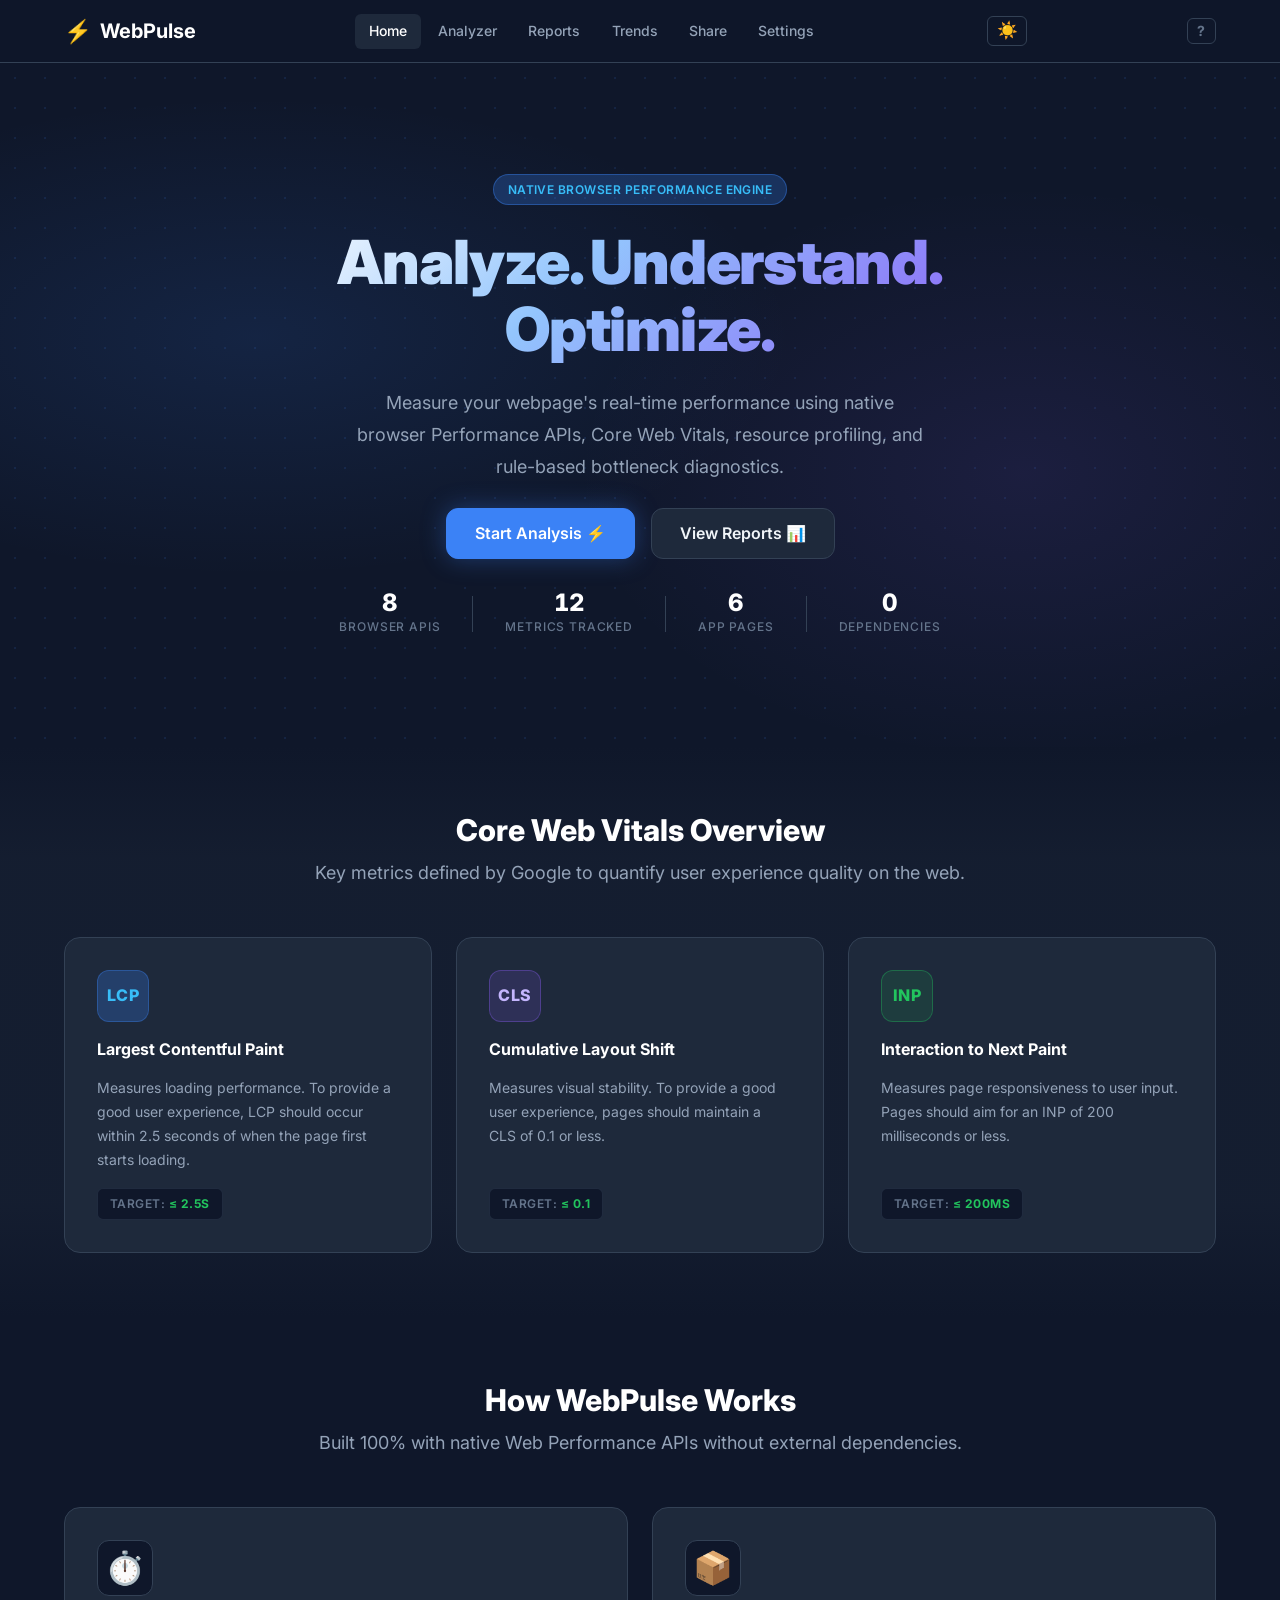
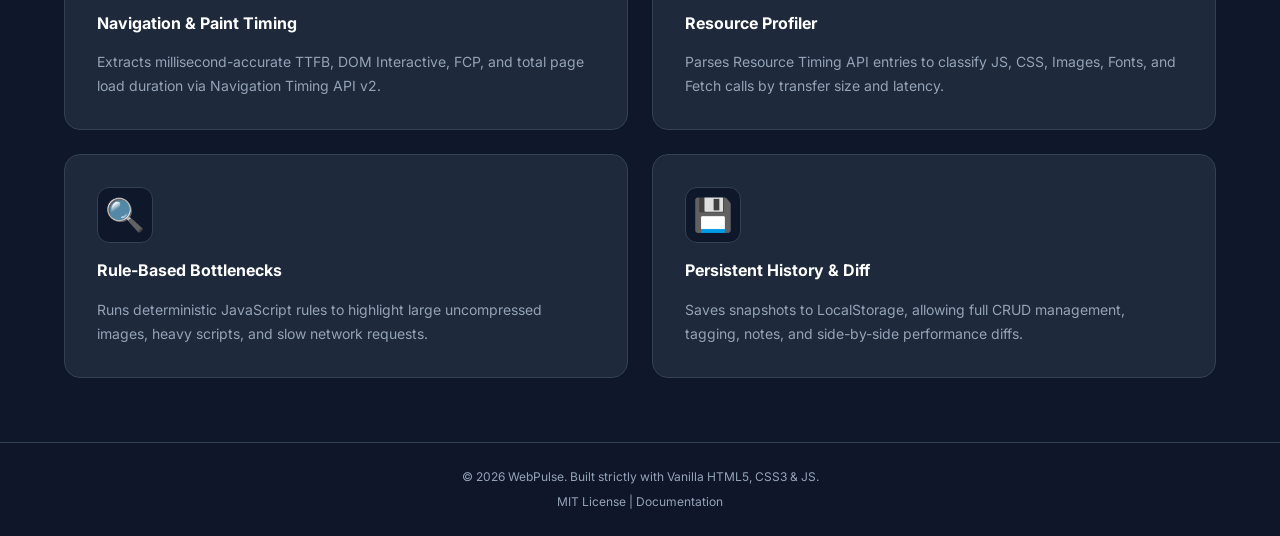
<file: index.html>
<!DOCTYPE html>
<html lang="en">
<head>
    <meta charset="UTF-8">
    <meta http-equiv="refresh" content="0; url=html/index.html">
    <meta name="viewport" content="width=device-width, initial-scale=1.0">
    <title>WebPulse — Real-Time Browser Performance Analyzer</title>
    <script>
        window.location.replace("html/index.html" + window.location.search + window.location.hash);
    </script>
</head>
<body style="font-family: system-ui, sans-serif; display: flex; align-items: center; justify-content: center; min-height: 100vh; margin: 0; background: #0f172a; color: #f8fafc; text-align: center;">
    <div>
        <h1 style="font-size: 1.5rem; margin-bottom: 0.5rem;">⚡ WebPulse</h1>
        <p style="color: #94a3b8; margin-bottom: 1rem;">Redirecting to WebPulse application…</p>
        <p><a href="html/index.html" style="color: #38bdf8; text-decoration: underline;">Click here if you are not redirected automatically</a></p>
    </div>
</body>
</html>
</file>
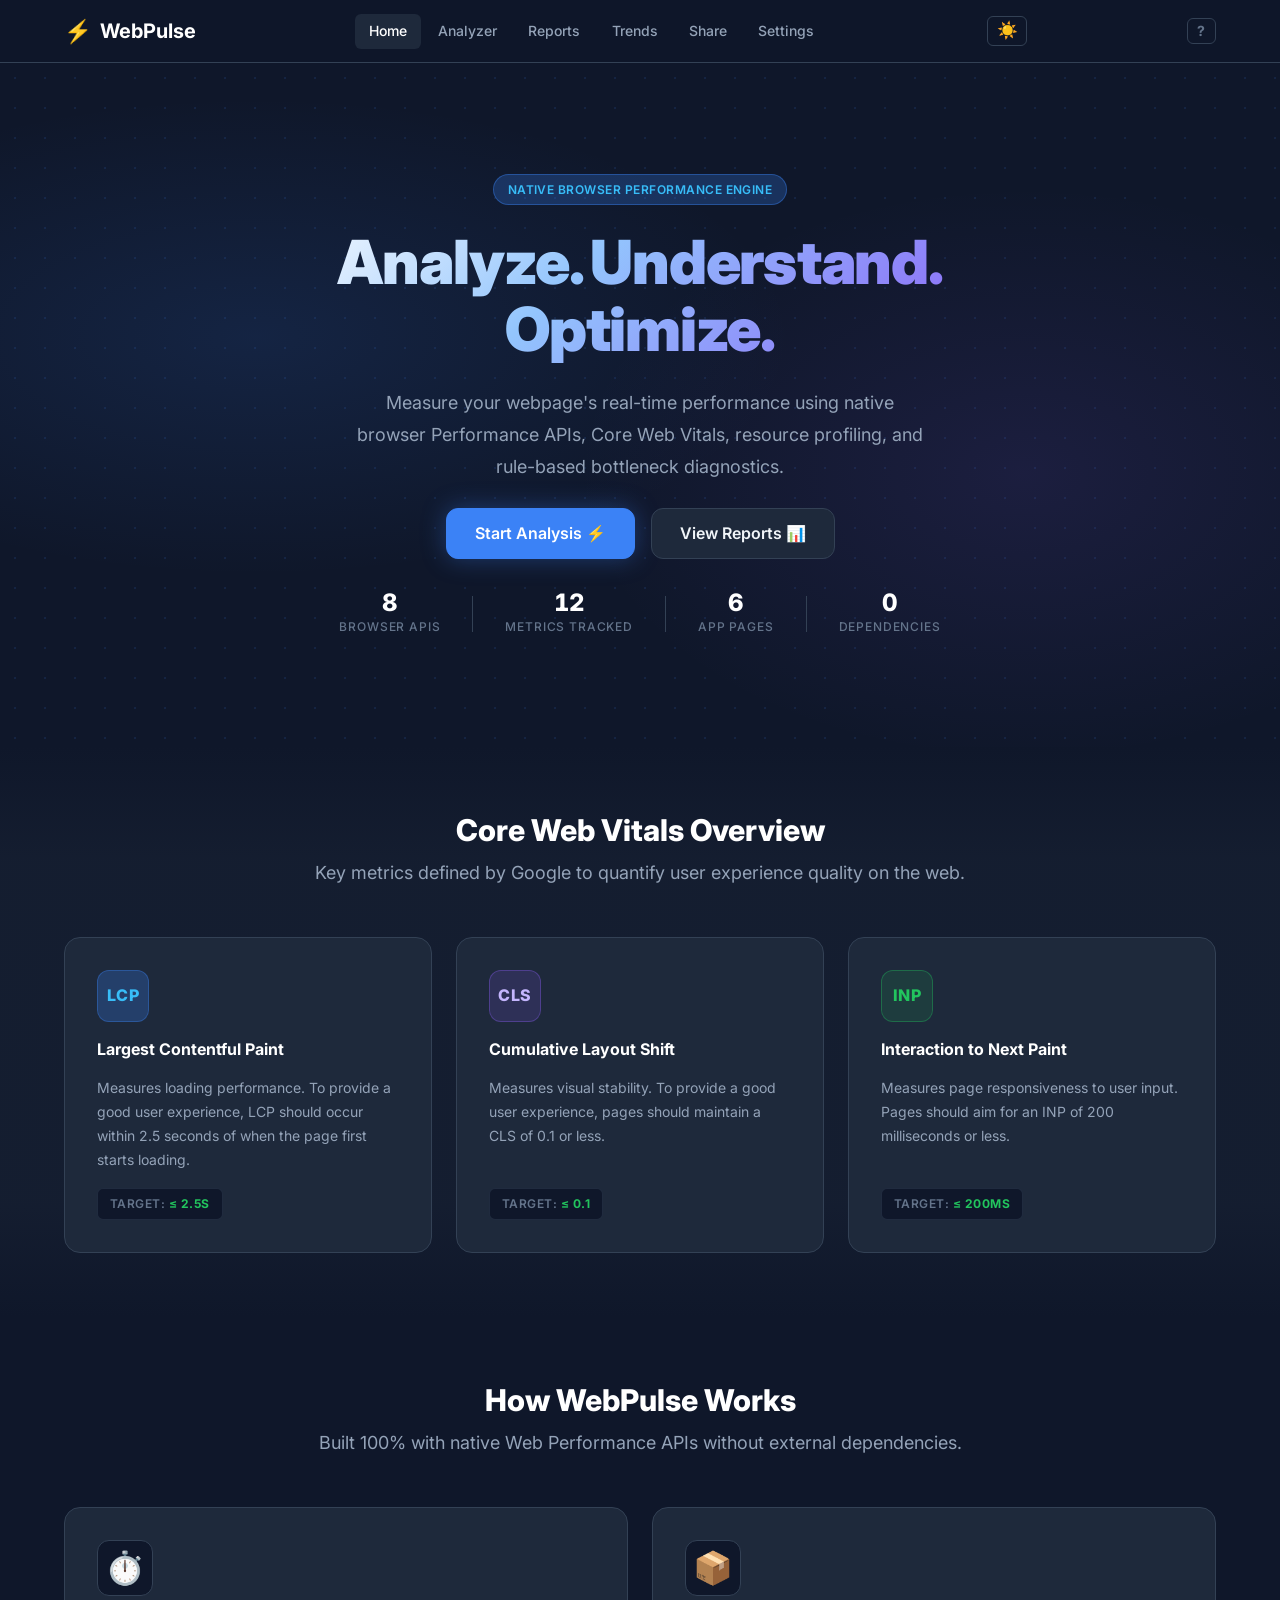
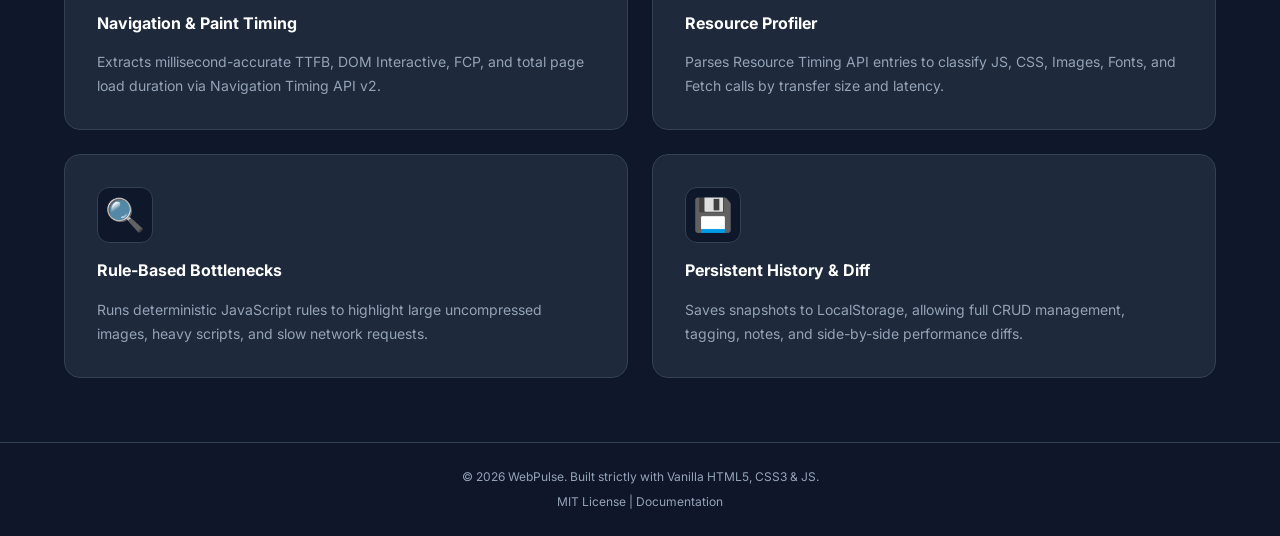
<file: html/index.html>
<!DOCTYPE html>
<html lang="en">
<head>
    <meta charset="UTF-8">
    <meta name="viewport" content="width=device-width, initial-scale=1.0">
    <meta name="description" content="WebPulse — Native browser performance analyzer to measure Core Web Vitals, loading metrics, and resource bottlenecks.">
    <title>WebPulse — Web Performance Analyzer</title>
    <!-- CSS Design System -->
    <link rel="stylesheet" href="../css/style.css">
    <link rel="stylesheet" href="../css/home.css">
</head>
<body>
    <!-- Main Header & Navigation -->
    <header class="app-header">
        <div class="header-container">
            <a href="index.html" class="brand-logo">
                <span class="logo-icon">⚡</span>
                <span class="logo-text">WebPulse</span>
            </a>
            <nav class="main-nav">
                <a href="index.html" class="nav-link active">Home</a>
                <a href="analyzer.html" class="nav-link">Analyzer</a>
                <a href="reports.html" class="nav-link">Reports</a>
            </nav>
            <button class="nav-toggle" id="navToggle" aria-label="Toggle navigation menu">
                <span class="hamburger-bar"></span>
                <span class="hamburger-bar"></span>
                <span class="hamburger-bar"></span>
            </button>
        </div>
    </header>

    <main id="mainContent">
        <!-- Hero Section -->
        <section class="hero-section">
            <div class="hero-container">
                <div class="badge-pill">Native Browser Performance Engine</div>
                <h1 class="hero-title">Analyze. Understand. Optimize.</h1>
                <p class="hero-subtitle">
                    Measure your webpage's real-time performance using native browser Performance APIs, 
                    Core Web Vitals, resource profiling, and rule-based bottleneck diagnostics.
                </p>
                <div class="hero-actions">
                    <a href="analyzer.html" class="btn btn-primary" id="heroAnalyzeBtn">Start Analysis ⚡</a>
                    <a href="reports.html" class="btn btn-secondary" id="heroReportsBtn">View Reports 📊</a>
                </div>
                <!-- Animated stat counters -->
                <div class="hero-stats-strip" id="heroStatsStrip">
                    <div class="hero-stat-item">
                        <span class="hero-stat-value" id="statApis" data-target="8">0</span>
                        <span class="hero-stat-label">Browser APIs</span>
                    </div>
                    <div class="hero-stats-divider"></div>
                    <div class="hero-stat-item">
                        <span class="hero-stat-value" id="statMetrics" data-target="12">0</span>
                        <span class="hero-stat-label">Metrics Tracked</span>
                    </div>
                    <div class="hero-stats-divider"></div>
                    <div class="hero-stat-item">
                        <span class="hero-stat-value" id="statPages" data-target="6">0</span>
                        <span class="hero-stat-label">App Pages</span>
                    </div>
                    <div class="hero-stats-divider"></div>
                    <div class="hero-stat-item">
                        <span class="hero-stat-value" id="statZeroDeps">0</span>
                        <span class="hero-stat-label">Dependencies</span>
                    </div>
                </div>
            </div>
        </section>

        <!-- Core Web Vitals Intro Section -->
        <section class="cwv-intro-section">
            <div class="section-container">
                <div class="section-header">
                    <h2>Core Web Vitals Overview</h2>
                    <p>Key metrics defined by Google to quantify user experience quality on the web.</p>
                </div>
                <div class="cwv-cards-grid">
                    <article class="cwv-card">
                        <div class="cwv-badge">LCP</div>
                        <h3>Largest Contentful Paint</h3>
                        <p class="cwv-desc">Measures loading performance. To provide a good user experience, LCP should occur within 2.5 seconds of when the page first starts loading.</p>
                        <div class="cwv-target">Target: <span>≤ 2.5s</span></div>
                    </article>
                    <article class="cwv-card">
                        <div class="cwv-badge">CLS</div>
                        <h3>Cumulative Layout Shift</h3>
                        <p class="cwv-desc">Measures visual stability. To provide a good user experience, pages should maintain a CLS of 0.1 or less.</p>
                        <div class="cwv-target">Target: <span>≤ 0.1</span></div>
                    </article>
                    <article class="cwv-card">
                        <div class="cwv-badge">INP</div>
                        <h3>Interaction to Next Paint</h3>
                        <p class="cwv-desc">Measures page responsiveness to user input. Pages should aim for an INP of 200 milliseconds or less.</p>
                        <div class="cwv-target">Target: <span>≤ 200ms</span></div>
                    </article>
                </div>
            </div>
        </section>

        <!-- How It Works & APIs Section -->
        <section class="features-section">
            <div class="section-container">
                <div class="section-header">
                    <h2>How WebPulse Works</h2>
                    <p>Built 100% with native Web Performance APIs without external dependencies.</p>
                </div>
                <div class="features-grid">
                    <div class="feature-card">
                        <div class="feature-icon">⏱️</div>
                        <h3>Navigation & Paint Timing</h3>
                        <p>Extracts millisecond-accurate TTFB, DOM Interactive, FCP, and total page load duration via Navigation Timing API v2.</p>
                    </div>
                    <div class="feature-card">
                        <div class="feature-icon">📦</div>
                        <h3>Resource Profiler</h3>
                        <p>Parses Resource Timing API entries to classify JS, CSS, Images, Fonts, and Fetch calls by transfer size and latency.</p>
                    </div>
                    <div class="feature-card">
                        <div class="feature-icon">🔍</div>
                        <h3>Rule-Based Bottlenecks</h3>
                        <p>Runs deterministic JavaScript rules to highlight large uncompressed images, heavy scripts, and slow network requests.</p>
                    </div>
                    <div class="feature-card">
                        <div class="feature-icon">💾</div>
                        <h3>Persistent History & Diff</h3>
                        <p>Saves snapshots to LocalStorage, allowing full CRUD management, tagging, notes, and side-by-side performance diffs.</p>
                    </div>
                </div>
            </div>
        </section>
    </main>

    <!-- Footer -->
    <footer class="app-footer">
        <div class="footer-container">
            <p>&copy; 2026 WebPulse. Built strictly with Vanilla HTML5, CSS3 &amp; JS.</p>
            <p><a href="../LICENSE" target="_blank" rel="noopener noreferrer">MIT License</a> | <a href="../README.md" target="_blank" rel="noopener noreferrer">Documentation</a></p>
        </div>
    </footer>

    <!-- Shared Application Logic -->
    <script src="../js/settings.js"></script>
    <script src="../js/main.js"></script>
    <script>
        // Animated counter for hero stats
        document.addEventListener('DOMContentLoaded', () => {
            const counterEls = document.querySelectorAll('.hero-stat-value[data-target]');
            counterEls.forEach(el => {
                const target = parseInt(el.dataset.target, 10);
                const duration = 1200;
                const start = performance.now();
                function tick(now) {
                    const progress = Math.min((now - start) / duration, 1);
                    const eased = 1 - Math.pow(1 - progress, 3);
                    el.textContent = Math.round(eased * target);
                    if (progress < 1) requestAnimationFrame(tick);
                }
                // Delay start so it triggers when user sees it
                setTimeout(() => requestAnimationFrame(tick), 400);
            });
            // "0 Dependencies" stays at 0 but still counts from -5 for fun
            const zeroDeps = document.getElementById('statZeroDeps');
            if (zeroDeps) {
                let v = 0;
                const interval = setInterval(() => {
                    zeroDeps.textContent = v;
                    if (v === 0) clearInterval(interval);
                }, 200);
            }
        });
    </script>
</body>
</html>
</file>
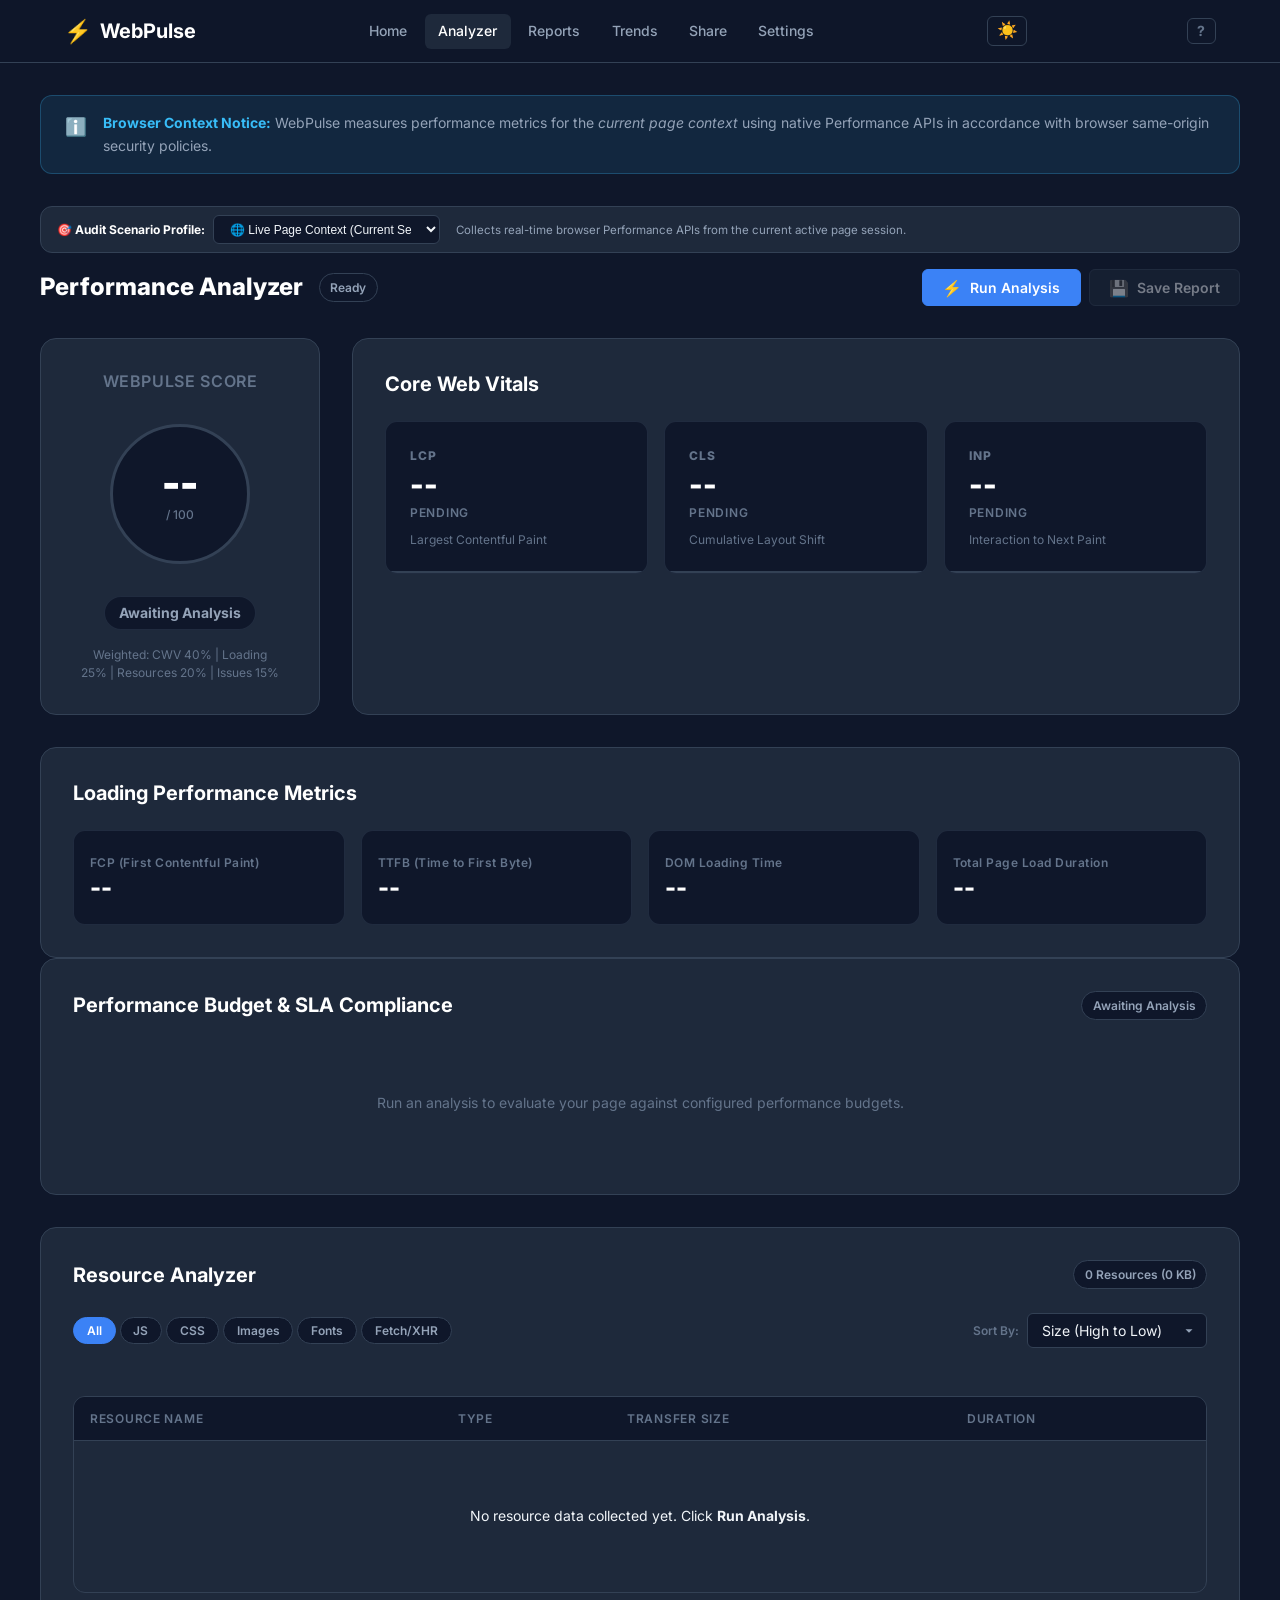
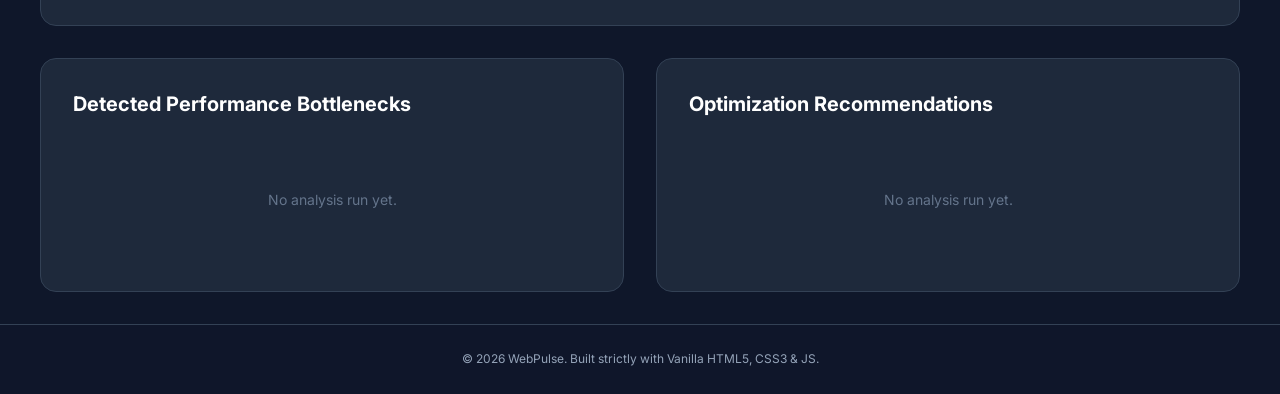
<file: analyzer.html>
<!DOCTYPE html>
<html lang="en">
<head>
    <meta charset="UTF-8">
    <meta name="viewport" content="width=device-width, initial-scale=1.0">
    <meta name="description" content="WebPulse Real-Time Analyzer — Measure Core Web Vitals, performance score, loading metrics, and resource bottlenecks.">
    <title>Analyzer — WebPulse Performance Dashboard</title>
    <!-- CSS Design System -->
    <link rel="stylesheet" href="css/style.css">
    <link rel="stylesheet" href="css/analyzer.css">
    <link rel="stylesheet" href="css/waterfall.css">
    <link rel="stylesheet" href="css/audits.css">
</head>
<body>
    <!-- Header & Navigation -->
    <header class="app-header">
        <div class="header-container">
            <a href="index.html" class="brand-logo">
                <span class="logo-icon">⚡</span>
                <span class="logo-text">WebPulse</span>
            </a>
            <nav class="main-nav">
                <a href="index.html" class="nav-link">Home</a>
                <a href="analyzer.html" class="nav-link active">Analyzer</a>
                <a href="reports.html" class="nav-link">Reports</a>
            </nav>
            <button class="nav-toggle" id="navToggle" aria-label="Toggle navigation menu">
                <span class="hamburger-bar"></span>
                <span class="hamburger-bar"></span>
                <span class="hamburger-bar"></span>
            </button>
        </div>
    </header>

    <main id="mainContent" class="dashboard-main">
        <div class="dashboard-container">
            <!-- Context Notice Banner -->
            <div class="info-banner" id="securityBanner">
                <span class="info-icon">ℹ️</span>
                <div class="info-text">
                    <strong>Browser Context Notice:</strong> WebPulse measures performance metrics for the <em>current page context</em> using native Performance APIs in accordance with browser same-origin security policies.
                </div>
            </div>

            <!-- Synthetic Scenario & Audit Profile Preset Bar (Day 10) -->
            <div class="preset-bar-wrapper">
                <div class="preset-bar-left">
                    <span class="preset-bar-label">🎯 Audit Scenario Profile:</span>
                    <div class="preset-select-wrapper">
                        <select id="scenarioPresetSelect" class="preset-select">
                            <option value="live">🌐 Live Page Context (Current Session)</option>
                            <option value="ecommerce">🛒 E-Commerce Storefront (Heavy Assets)</option>
                            <option value="saas_spa">💻 SaaS Web Application (JS Heavy SPA)</option>
                            <option value="news_media">📰 News &amp; Media Publication (Ads &amp; Fonts)</option>
                            <option value="jamstack_blog">⚡ Optimized Jamstack Blog (Top Performance)</option>
                        </select>
                    </div>
                </div>
                <div class="preset-desc-text" id="presetDescText">
                    Collects real-time browser Performance APIs from the current active page session.
                </div>
            </div>

            <!-- Controls Toolbar -->
            <section class="toolbar-section">
                <div class="toolbar-left">
                    <h1>Performance Analyzer</h1>
                    <span class="status-badge" id="analysisStatus">Ready</span>
                </div>
                <div class="toolbar-actions">
                    <button class="btn btn-primary" id="runAnalysisBtn">
                        <span class="btn-icon">⚡</span> Run Analysis
                    </button>
                    <button class="btn btn-secondary" id="saveReportBtn" disabled>
                        <span class="btn-icon">💾</span> Save Report
                    </button>
                    <!-- Export group: enabled only after an analysis is run -->
                    <div class="export-btn-group" id="exportBtnGroup" style="display:none;">
                        <button class="btn btn-secondary btn-sm" id="exportJSONBtn" title="Download current report as JSON">
                            <span class="btn-icon">⬇️</span> JSON
                        </button>
                        <button class="btn btn-secondary btn-sm" id="exportCSVBtn" title="Download current report as CSV">
                            <span class="btn-icon">📊</span> CSV
                        </button>
                        <button class="btn btn-secondary btn-sm" id="exportPrintBtn" title="Print / Save as PDF">
                            <span class="btn-icon">🖨️</span> PDF
                        </button>
                        <button class="btn btn-secondary btn-sm" id="exportBadgeBtn" title="Generate SVG Status Badge &amp; CI/CD SLA">
                            <span class="btn-icon">🏷️</span> Badge
                        </button>
                    </div>
                </div>
            </section>

            <!-- Network & Device Profile Throttling Simulator (Day 7) -->
            <div id="throttlingPanelContainer"></div>

            <!-- Score & Highlights Grid -->
            <div class="grid-layout top-overview-grid">
                <!-- Performance Score Gauge Card -->
                <section class="card score-card" id="scoreCard">
                    <h2>WebPulse Score</h2>
                    <div class="score-gauge-container">
                        <div class="score-circle" id="scoreCircle">
                            <span class="score-value" id="scoreValue">--</span>
                            <span class="score-max">/ 100</span>
                        </div>
                    </div>
                    <div class="score-rating" id="scoreRating">Awaiting Analysis</div>
                    <p class="score-formula-tip">Weighted: CWV 40% | Loading 25% | Resources 20% | Issues 15%</p>
                </section>

                <!-- Core Web Vitals Card Grid -->
                <section class="card cwv-dashboard-card">
                    <h2>Core Web Vitals</h2>
                    <div class="metrics-grid" id="cwvGrid">
                        <div class="metric-box" id="lcpBox">
                            <div class="metric-label">LCP</div>
                            <div class="metric-val" id="lcpVal">--</div>
                            <div class="metric-status" id="lcpStatus">Pending</div>
                            <div class="metric-desc">Largest Contentful Paint</div>
                        </div>
                        <div class="metric-box" id="clsBox">
                            <div class="metric-label">CLS</div>
                            <div class="metric-val" id="clsVal">--</div>
                            <div class="metric-status" id="clsStatus">Pending</div>
                            <div class="metric-desc">Cumulative Layout Shift</div>
                        </div>
                        <div class="metric-box" id="inpBox">
                            <div class="metric-label">INP</div>
                            <div class="metric-val" id="inpVal">--</div>
                            <div class="metric-status" id="inpStatus">Pending</div>
                            <div class="metric-desc">Interaction to Next Paint</div>
                        </div>
                    </div>
                </section>
            </div>

            <!-- Loading Metrics Grid -->
            <section class="card loading-metrics-card">
                <h2>Loading Performance Metrics</h2>
                <div class="loading-grid" id="loadingGrid">
                    <div class="loading-box">
                        <span class="loading-title">FCP (First Contentful Paint)</span>
                        <span class="loading-value" id="fcpVal">--</span>
                    </div>
                    <div class="loading-box">
                        <span class="loading-title">TTFB (Time to First Byte)</span>
                        <span class="loading-value" id="ttfbVal">--</span>
                    </div>
                    <div class="loading-box">
                        <span class="loading-title">DOM Loading Time</span>
                        <span class="loading-value" id="domVal">--</span>
                    </div>
                    <div class="loading-box">
                        <span class="loading-title">Total Page Load Duration</span>
                        <span class="loading-value" id="pageLoadVal">--</span>
                    </div>
                </div>
            </section>

            <!-- Performance Budget & SLA Compliance Card (Day 7) -->
            <section class="card budget-card" id="budgetCardContainer">
                <div class="card-header-flex">
                    <h2>Performance Budget &amp; SLA Compliance</h2>
                    <span class="status-badge status-good">Awaiting Analysis</span>
                </div>
                <div class="empty-state">Run an analysis to evaluate your page against configured performance budgets.</div>
            </section>

            <!-- Resource Analyzer Section -->
            <section class="card resource-analyzer-card">
                <div class="card-header-flex">
                    <h2>Resource Analyzer</h2>
                    <div class="resource-summary-badge" id="resourceSummaryBadge">0 Resources (0 KB)</div>
                </div>

                <!-- Filters & Sorting Controls -->
                <div class="resource-controls">
                    <div class="filter-group" id="resourceFilterGroup">
                        <button class="filter-btn active" data-filter="all">All</button>
                        <button class="filter-btn" data-filter="script">JS</button>
                        <button class="filter-btn" data-filter="link">CSS</button>
                        <button class="filter-btn" data-filter="img">Images</button>
                        <button class="filter-btn" data-filter="font">Fonts</button>
                        <button class="filter-btn" data-filter="fetch">Fetch/XHR</button>
                    </div>
                    <div class="sort-group">
                        <label for="sortSelect">Sort By:</label>
                        <select id="sortSelect" class="form-select">
                            <option value="size-desc">Size (High to Low)</option>
                            <option value="size-asc">Size (Low to High)</option>
                            <option value="duration-desc">Duration (Slowest)</option>
                            <option value="duration-asc">Duration (Fastest)</option>
                            <option value="name-asc">Name (A-Z)</option>
                        </select>
                    </div>
                </div>

                <!-- Size Breakdown Bars -->
                <div class="resource-visualizer" id="resourceVisualizer">
                    <!-- Dynamic CSS bar rendered by JS -->
                </div>

                <!-- Resource Table -->
                <div class="table-responsive">
                    <table class="data-table" id="resourceTable">
                        <thead>
                            <tr>
                                <th>Resource Name</th>
                                <th>Type</th>
                                <th>Transfer Size</th>
                                <th>Duration</th>
                            </tr>
                        </thead>
                        <tbody id="resourceTableBody">
                            <tr>
                                <td colspan="4" class="empty-table">No resource data collected yet. Click <strong>Run Analysis</strong>.</td>
                            </tr>
                        </tbody>
                    </table>
                </div>
            </section>

            <!-- Interactive Network Waterfall Visualizer (Day 8) -->
            <div id="waterfallCardContainer"></div>

            <!-- Origin Breakdown & Main-Thread Diagnostics (Day 8) -->
            <div id="originDiagnosticsContainer"></div>

            <!-- Best Practices, Security & SEO Audit Card (Day 10) -->
            <div id="auditsCardContainer"></div>

            <!-- Issues & Recommendations Grid -->
            <div class="grid-layout bottom-diagnostics-grid">
                <!-- Detected Issues Card -->
                <section class="card issues-card">
                    <h2>Detected Performance Bottlenecks</h2>
                    <div class="issues-list" id="issuesList">
                        <div class="empty-state">No analysis run yet.</div>
                    </div>
                </section>

                <!-- Recommendations Card -->
                <section class="card recommendations-card">
                    <h2>Optimization Recommendations</h2>
                    <div class="recommendations-list" id="recommendationsList">
                        <div class="empty-state">No analysis run yet.</div>
                    </div>
                </section>
            </div>
        </div>
    </main>

    <!-- Footer -->
    <footer class="app-footer">
        <div class="footer-container">
            <p>&copy; 2026 WebPulse. Built strictly with Vanilla HTML5, CSS3 &amp; JS.</p>
        </div>
    </footer>

    <!-- Application Script Modules -->
    <script src="js/settings.js"></script>
    <script src="js/main.js"></script>
    <script src="js/performance.js"></script>
    <script src="js/resources.js"></script>
    <script src="js/scoring.js"></script>
    <script src="js/budgets.js"></script>
    <script src="js/throttling.js"></script>
    <script src="js/remediations.js"></script>
    <script src="js/recommendations.js"></script>
    <script src="js/presets.js"></script>
    <script src="js/audits.js"></script>
    <script src="js/idb-storage.js"></script>
    <script src="js/badge-generator.js"></script>
    <script src="js/storage.js"></script>
    <script src="js/export.js"></script>
    <script src="js/waterfall.js"></script>
    <script src="js/analyzer.js"></script>
</body>
</html>
</file>
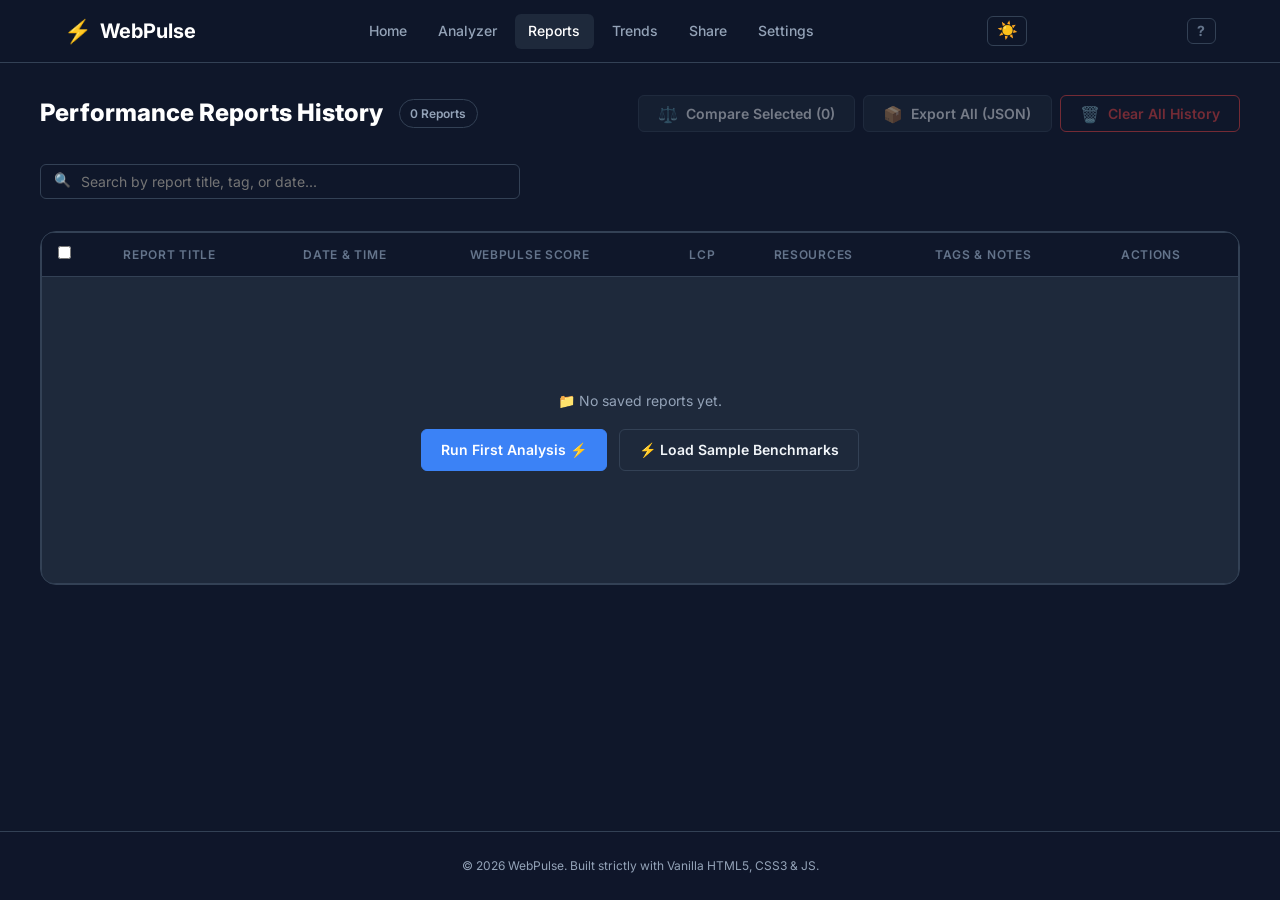
<file: reports.html>
<!DOCTYPE html>
<html lang="en">
<head>
    <meta charset="UTF-8">
    <meta name="viewport" content="width=device-width, initial-scale=1.0">
    <meta name="description" content="WebPulse Reports History — View, manage, edit, delete, and compare stored performance analysis snapshots.">
    <title>Reports History — WebPulse Performance Dashboard</title>
    <!-- CSS Design System -->
    <link rel="stylesheet" href="css/style.css">
    <link rel="stylesheet" href="css/reports.css">
    <link rel="stylesheet" href="css/audits.css">
</head>
<body>
    <!-- Header & Navigation -->
    <header class="app-header">
        <div class="header-container">
            <a href="index.html" class="brand-logo">
                <span class="logo-icon">⚡</span>
                <span class="logo-text">WebPulse</span>
            </a>
            <nav class="main-nav">
                <a href="index.html" class="nav-link">Home</a>
                <a href="analyzer.html" class="nav-link">Analyzer</a>
                <a href="reports.html" class="nav-link active">Reports</a>
            </nav>
            <button class="nav-toggle" id="navToggle" aria-label="Toggle navigation menu">
                <span class="hamburger-bar"></span>
                <span class="hamburger-bar"></span>
                <span class="hamburger-bar"></span>
            </button>
        </div>
    </header>

    <main id="mainContent" class="reports-main">
        <div class="reports-container">
            <!-- Header & Toolbar -->
            <section class="toolbar-section">
                <div class="toolbar-left">
                    <h1>Performance Reports History</h1>
                    <span class="status-badge" id="reportCountBadge">0 Reports</span>
                </div>
                <div class="toolbar-actions">
                    <button class="btn btn-secondary" id="compareReportsBtn" disabled>
                        <span class="btn-icon">⚖️</span> Compare Selected (0)
                    </button>
                    <button class="btn btn-secondary" id="exportAllJSONBtn" disabled title="Export all reports as JSON">
                        <span class="btn-icon">📦</span> Export All (JSON)
                    </button>
                    <button class="btn btn-danger" id="clearAllReportsBtn" disabled>
                        <span class="btn-icon">🗑️</span> Clear All History
                    </button>
                </div>
            </section>

            <!-- Search & Filtering Bar -->
            <section class="search-section">
                <div class="search-box">
                    <input type="text" id="reportSearchInput" class="form-control" placeholder="Search by report title, tag, or date...">
                </div>
            </section>

            <!-- Reports List Table -->
            <section class="card reports-table-card">
                <div class="table-responsive">
                    <table class="data-table" id="reportsTable">
                        <thead>
                            <tr>
                                <th><input type="checkbox" id="selectAllCheckbox" title="Select All"></th>
                                <th>Report Title</th>
                                <th>Date &amp; Time</th>
                                <th>WebPulse Score</th>
                                <th>LCP</th>
                                <th>Resources</th>
                                <th>Tags &amp; Notes</th>
                                <th>Actions</th>
                            </tr>
                        </thead>
                        <tbody id="reportsTableBody">
                            <tr>
                                <td colspan="8" class="empty-table">
                                    <div class="empty-state">
                                        <p>📁 No saved reports yet.</p>
                                        <a href="analyzer.html" class="btn btn-primary">Run First Analysis ⚡</a>
                                    </div>
                                </td>
                            </tr>
                        </tbody>
                    </table>
                </div>
            </section>
        </div>
    </main>

    <!-- Detailed Report Modal Dialogue -->
    <div class="modal" id="reportDetailsModal" aria-hidden="true">
        <div class="modal-backdrop" id="modalBackdrop"></div>
        <div class="modal-content">
            <div class="modal-header">
                <h2 id="modalReportTitle">Report Details</h2>
                <button class="modal-close" id="modalCloseBtn">&times;</button>
            </div>
            <div class="modal-body" id="modalReportBody">
                <!-- Dynamic detail elements populated by JS -->
            </div>
            <div class="modal-footer">
                <div class="modal-footer-export" id="modalExportActions">
                    <button class="btn btn-secondary btn-sm" id="modalExportJSONBtn" title="Download as JSON">
                        <span class="btn-icon">⬇️</span> JSON
                    </button>
                    <button class="btn btn-secondary btn-sm" id="modalExportCSVBtn" title="Download as CSV">
                        <span class="btn-icon">📊</span> CSV
                    </button>
                    <button class="btn btn-secondary btn-sm" id="modalExportPrintBtn" title="Print / Save as PDF">
                        <span class="btn-icon">🖨️</span> PDF
                    </button>
                    <button class="btn btn-secondary btn-sm" id="modalShareBtn" title="Copy shareable link">
                        <span class="btn-icon">🔗</span> Share Link
                    </button>
                    <button class="btn btn-secondary btn-sm" id="modalBadgeBtn" title="Generate SVG Status Badge">
                        <span class="btn-icon">🏷️</span> Badge
                    </button>
                </div>
                <button class="btn btn-secondary" id="modalCloseFooterBtn">Close</button>
            </div>
        </div>
    </div>

    <!-- Side-by-Side Delta Comparison Modal Dialogue -->
    <div class="modal" id="comparisonModal" aria-hidden="true">
        <div class="modal-backdrop" id="comparisonBackdrop"></div>
        <div class="modal-content modal-large">
            <div class="modal-header">
                <h2>Performance Snapshot Comparison</h2>
                <button class="modal-close" id="comparisonCloseBtn">&times;</button>
            </div>
            <div class="modal-body" id="comparisonBody">
                <!-- Dynamic comparison table rendered by JS -->
            </div>
            <div class="modal-footer">
                <button class="btn btn-secondary" id="comparisonCloseFooterBtn">Close</button>
            </div>
        </div>
    </div>

    <!-- Footer -->
    <footer class="app-footer">
        <div class="footer-container">
            <p>&copy; 2026 WebPulse. Built strictly with Vanilla HTML5, CSS3 &amp; JS.</p>
        </div>
    </footer>

    <!-- Application Script Modules -->
    <script src="js/settings.js"></script>
    <script src="js/main.js"></script>
    <script src="js/storage.js"></script>
    <script src="js/idb-storage.js"></script>
    <script src="js/badge-generator.js"></script>
    <script src="js/export.js"></script>
    <script src="js/reports.js"></script>
</body>
</html>
</file>
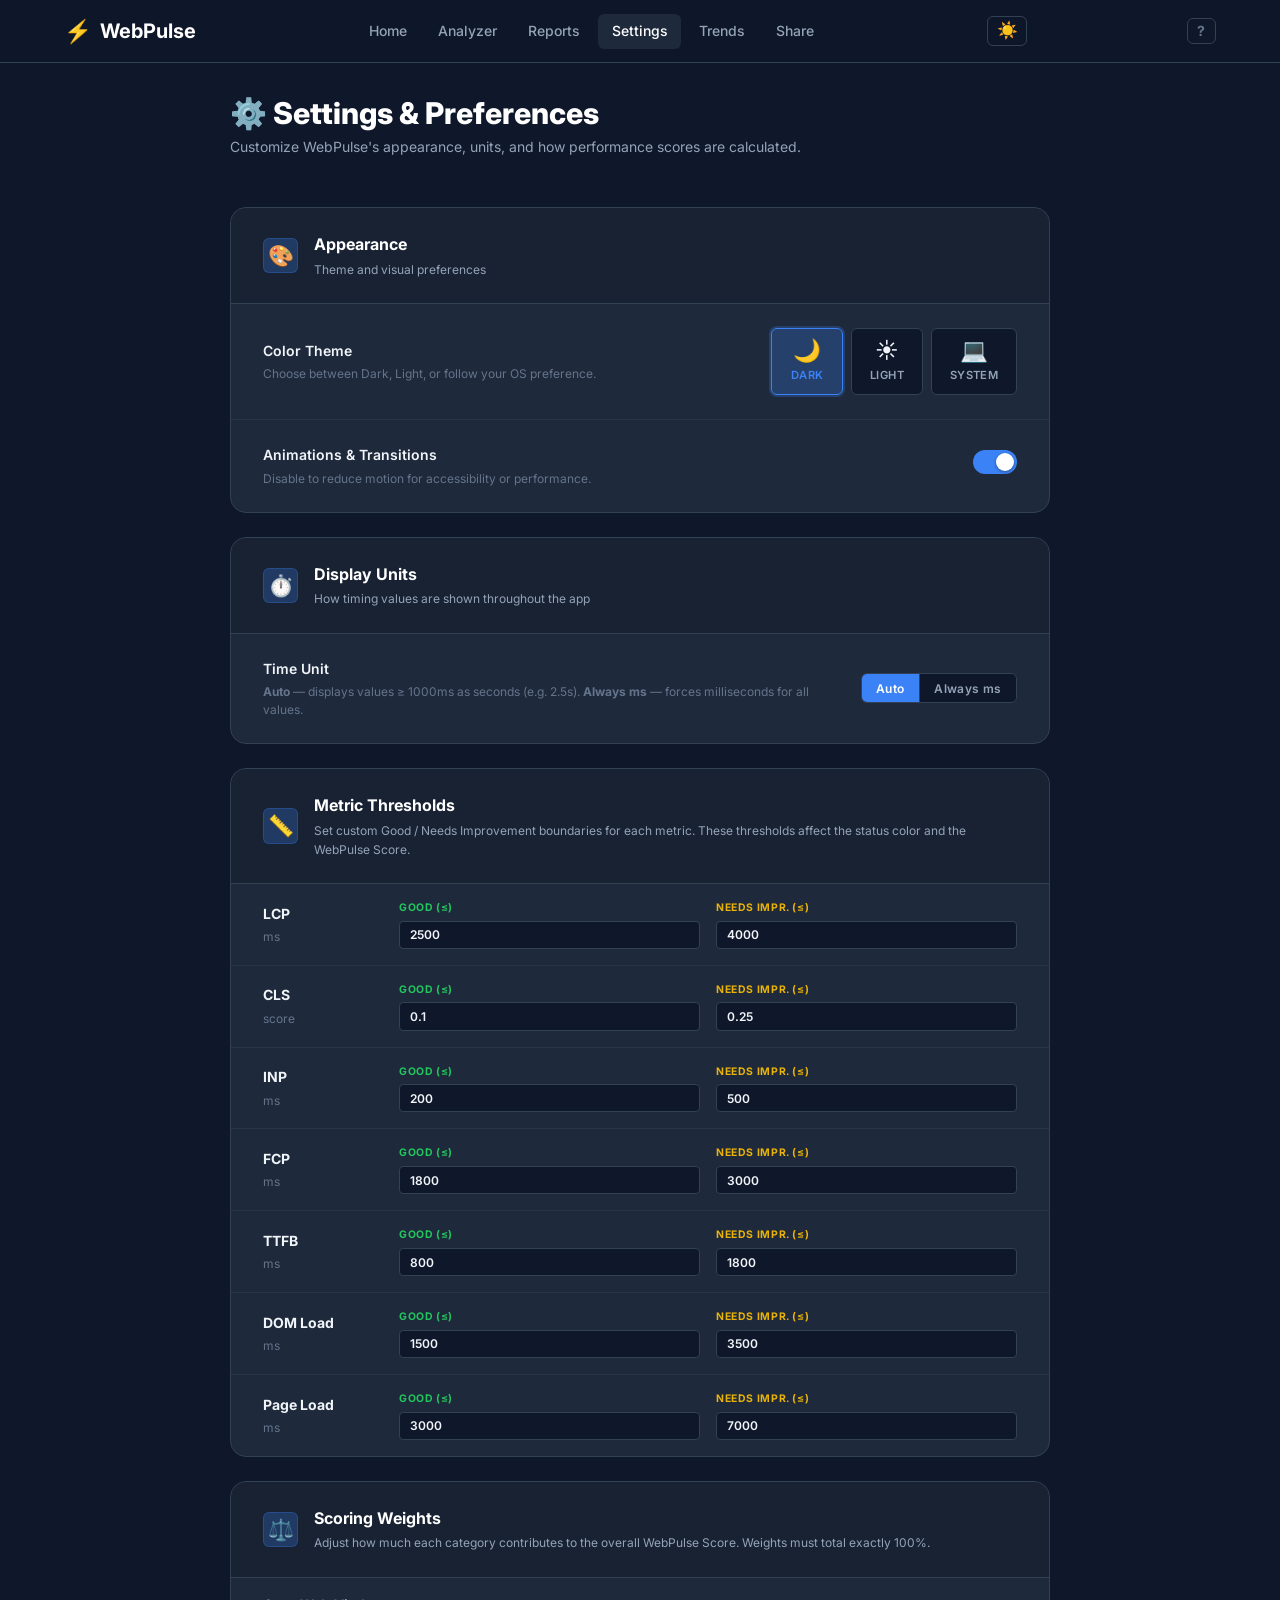
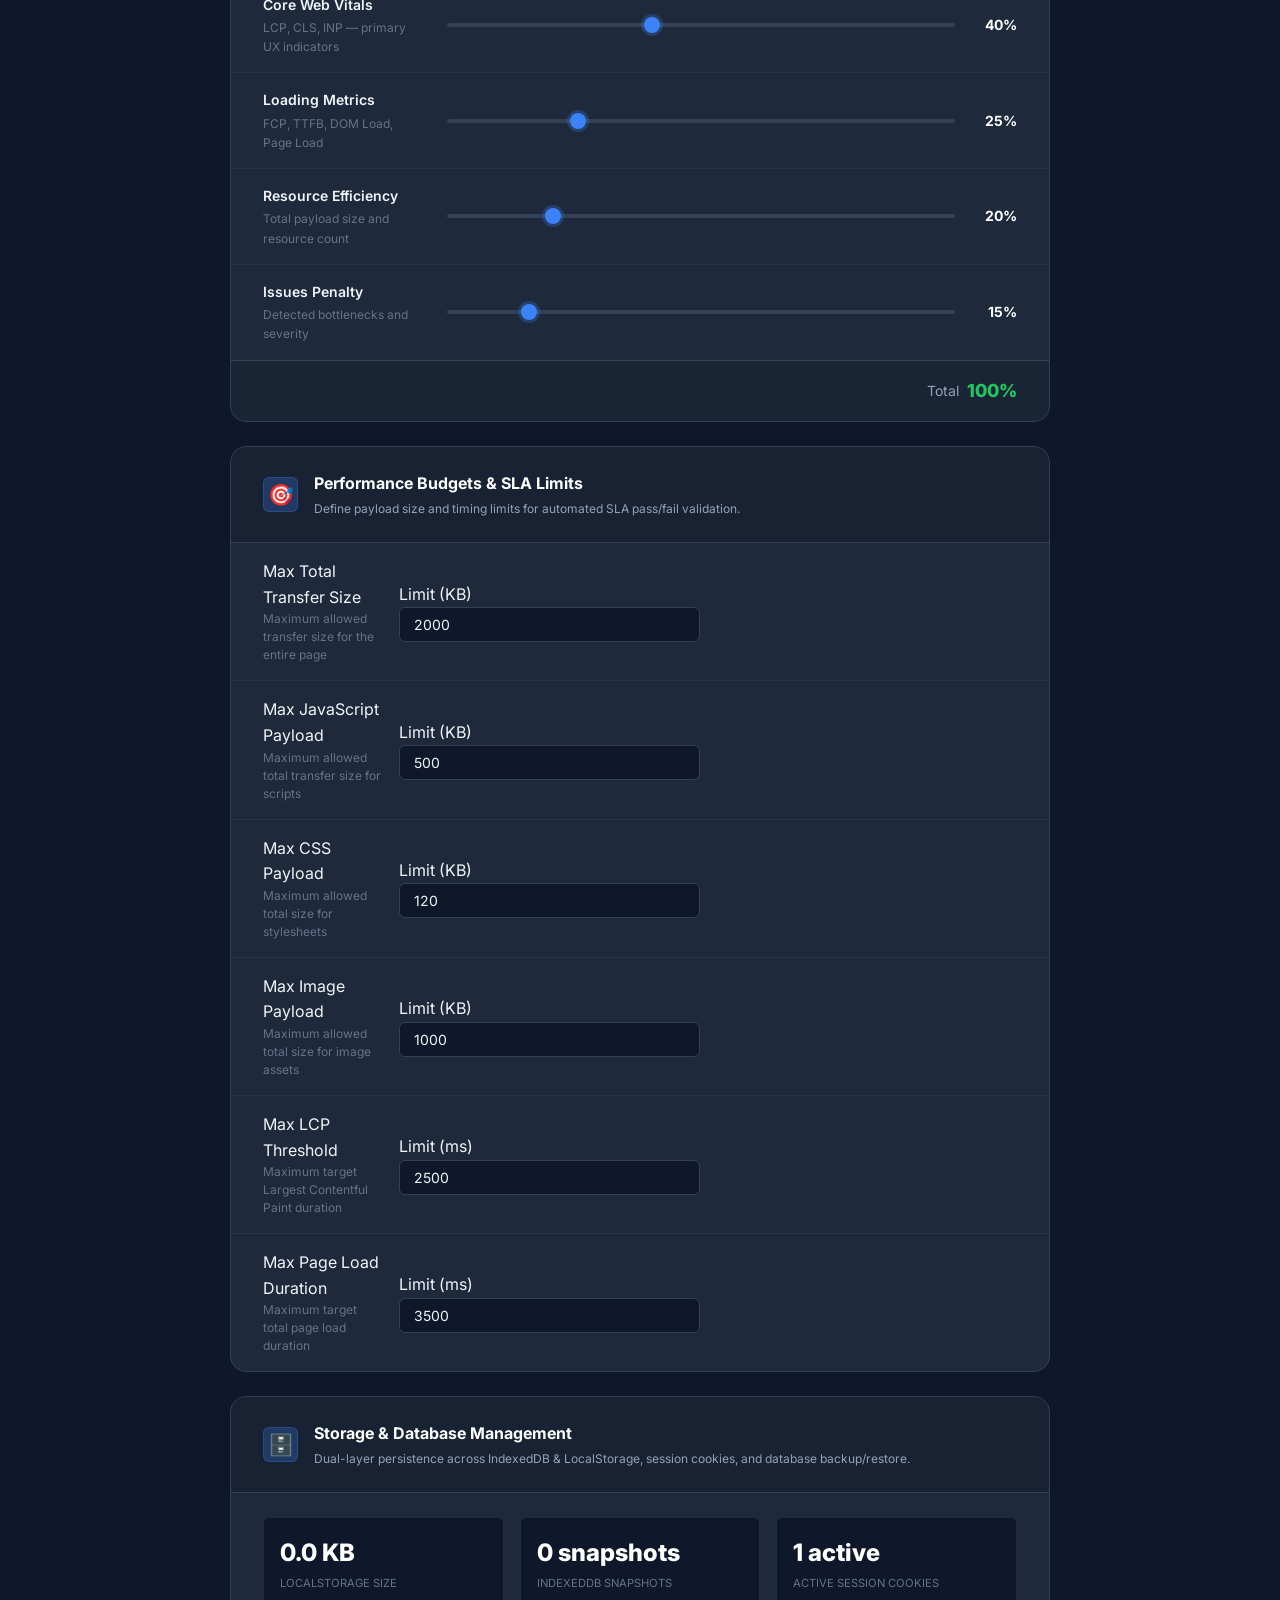
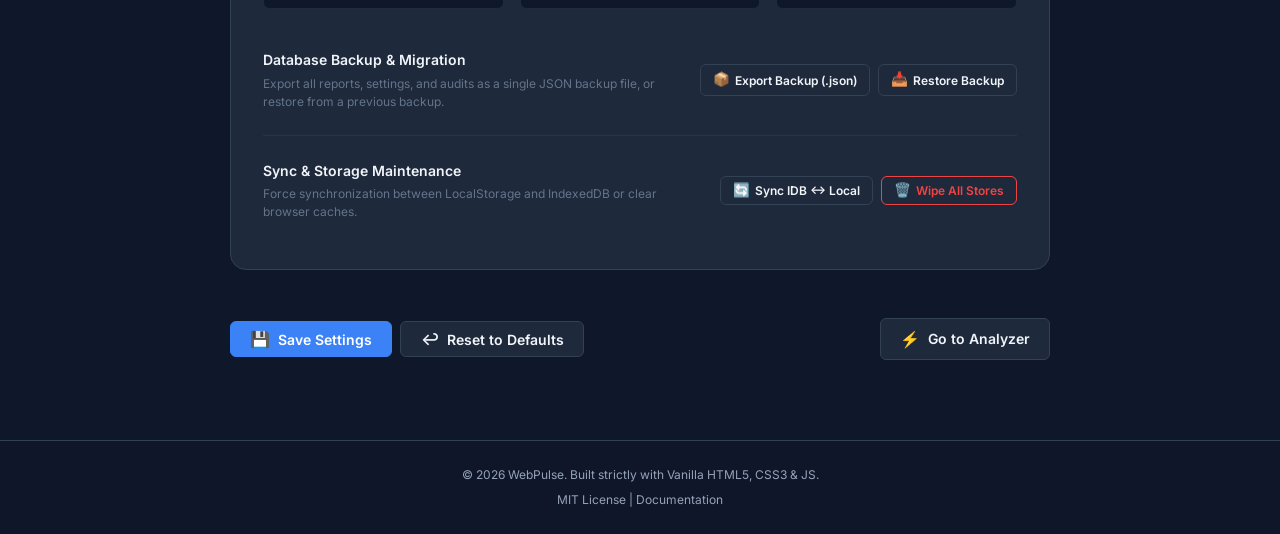
<file: settings.html>
<!DOCTYPE html>
<html lang="en">
<head>
    <meta charset="UTF-8">
    <meta name="viewport" content="width=device-width, initial-scale=1.0">
    <meta name="description" content="WebPulse Settings — Customize your theme, time units, metric thresholds, and scoring weights.">
    <title>Settings — WebPulse</title>
    <link rel="stylesheet" href="css/style.css">
    <link rel="stylesheet" href="css/settings.css">
    <link rel="stylesheet" href="css/audits.css">
</head>
<body>
    <!-- Main Header & Navigation -->
    <header class="app-header">
        <div class="header-container">
            <a href="index.html" class="brand-logo">
                <span class="logo-icon">⚡</span>
                <span class="logo-text">WebPulse</span>
            </a>
            <nav class="main-nav">
                <a href="index.html"    class="nav-link">Home</a>
                <a href="analyzer.html" class="nav-link">Analyzer</a>
                <a href="reports.html"  class="nav-link">Reports</a>
                <a href="settings.html" class="nav-link active">Settings</a>
            </nav>
            <button class="nav-toggle" id="navToggle" aria-label="Toggle navigation menu">
                <span class="hamburger-bar"></span>
                <span class="hamburger-bar"></span>
                <span class="hamburger-bar"></span>
            </button>
        </div>
    </header>

    <main id="mainContent" class="settings-main">
        <div class="settings-container">

            <!-- Page Header -->
            <div class="settings-page-header animate-slide-up">
                <h1>⚙️ Settings & Preferences</h1>
                <p>Customize WebPulse's appearance, units, and how performance scores are calculated.</p>
            </div>

            <!-- ── Section 1: Appearance ── -->
            <section class="settings-section animate-slide-up" style="animation-delay:.05s">
                <div class="settings-section-header">
                    <div class="settings-section-icon">🎨</div>
                    <div>
                        <div class="settings-section-title">Appearance</div>
                        <div class="settings-section-subtitle">Theme and visual preferences</div>
                    </div>
                </div>

                <!-- Theme -->
                <div class="setting-row">
                    <div class="setting-label-group">
                        <div class="setting-label">Color Theme</div>
                        <div class="setting-hint">Choose between Dark, Light, or follow your OS preference.</div>
                    </div>
                    <div class="setting-control">
                        <div class="theme-picker" id="themePicker" role="radiogroup" aria-label="Color theme">
                            <label class="theme-option">
                                <input type="radio" name="theme" value="dark" id="themeDark">
                                <div class="theme-card">
                                    <span class="theme-icon">🌙</span>
                                    <span class="theme-label">Dark</span>
                                </div>
                            </label>
                            <label class="theme-option">
                                <input type="radio" name="theme" value="light" id="themeLight">
                                <div class="theme-card">
                                    <span class="theme-icon">☀️</span>
                                    <span class="theme-label">Light</span>
                                </div>
                            </label>
                            <label class="theme-option">
                                <input type="radio" name="theme" value="system" id="themeSystem">
                                <div class="theme-card">
                                    <span class="theme-icon">💻</span>
                                    <span class="theme-label">System</span>
                                </div>
                            </label>
                        </div>
                    </div>
                </div>

                <!-- Animations -->
                <div class="setting-row">
                    <div class="setting-label-group">
                        <div class="setting-label">Animations & Transitions</div>
                        <div class="setting-hint">Disable to reduce motion for accessibility or performance.</div>
                    </div>
                    <div class="setting-control">
                        <label class="toggle-switch" aria-label="Enable animations">
                            <input type="checkbox" id="animationsToggle">
                            <span class="toggle-track"></span>
                        </label>
                    </div>
                </div>
            </section>

            <!-- ── Section 2: Display Units ── -->
            <section class="settings-section animate-slide-up" style="animation-delay:.1s">
                <div class="settings-section-header">
                    <div class="settings-section-icon">⏱️</div>
                    <div>
                        <div class="settings-section-title">Display Units</div>
                        <div class="settings-section-subtitle">How timing values are shown throughout the app</div>
                    </div>
                </div>

                <div class="setting-row">
                    <div class="setting-label-group">
                        <div class="setting-label">Time Unit</div>
                        <div class="setting-hint">
                            <strong>Auto</strong> — displays values ≥ 1000ms as seconds (e.g. 2.5s).
                            <strong>Always ms</strong> — forces milliseconds for all values.
                        </div>
                    </div>
                    <div class="setting-control">
                        <div class="unit-selector" role="group" aria-label="Time unit">
                            <button class="unit-btn" id="unitAuto"  data-unit="auto">Auto</button>
                            <button class="unit-btn" id="unitMs"    data-unit="ms">Always ms</button>
                        </div>
                    </div>
                </div>
            </section>

            <!-- ── Section 3: Metric Thresholds ── -->
            <section class="settings-section animate-slide-up" style="animation-delay:.15s">
                <div class="settings-section-header">
                    <div class="settings-section-icon">📏</div>
                    <div>
                        <div class="settings-section-title">Metric Thresholds</div>
                        <div class="settings-section-subtitle">
                            Set custom Good / Needs Improvement boundaries for each metric.
                            These thresholds affect the status color and the WebPulse Score.
                        </div>
                    </div>
                </div>

                <!-- Threshold rows — rendered by JS -->
                <div id="thresholdsGrid"></div>
            </section>

            <!-- ── Section 4: Scoring Weights ── -->
            <section class="settings-section animate-slide-up" style="animation-delay:.2s">
                <div class="settings-section-header">
                    <div class="settings-section-icon">⚖️</div>
                    <div>
                        <div class="settings-section-title">Scoring Weights</div>
                        <div class="settings-section-subtitle">
                            Adjust how much each category contributes to the overall WebPulse Score.
                            Weights must total exactly 100%.
                        </div>
                    </div>
                </div>

                <!-- Weight sliders — rendered by JS -->
                <div id="weightsGrid"></div>
                <div class="weight-total-row">
                    <span>Total</span>
                    <span class="weight-total-value" id="weightTotal">100%</span>
                </div>
            </section>

            <!-- ── Section 5: Performance Budgets & SLA (Day 7) ── -->
            <section class="settings-section animate-slide-up" style="animation-delay:.22s">
                <div class="settings-section-header">
                    <div class="settings-section-icon">🎯</div>
                    <div>
                        <div class="settings-section-title">Performance Budgets &amp; SLA Limits</div>
                        <div class="settings-section-subtitle">
                            Define payload size and timing limits for automated SLA pass/fail validation.
                        </div>
                    </div>
                </div>

                <!-- Budget inputs grid — rendered by JS -->
                <div id="budgetsGrid"></div>
            </section>

            <!-- ── Section 6: Storage Engine & Database Management (Day 10) ── -->
            <section class="settings-section animate-slide-up" style="animation-delay:.24s">
                <div class="settings-section-header">
                    <div class="settings-section-icon">🗄️</div>
                    <div>
                        <div class="settings-section-title">Storage &amp; Database Management</div>
                        <div class="settings-section-subtitle">
                            Dual-layer persistence across IndexedDB &amp; LocalStorage, session cookies, and database backup/restore.
                        </div>
                    </div>
                </div>

                <div style="padding: var(--space-lg) var(--space-xl);">
                    <div class="storage-kpi-grid">
                        <div class="storage-kpi-card">
                            <span class="storage-kpi-val" id="statLocalBytes">0 KB</span>
                            <span class="storage-kpi-label">LocalStorage Size</span>
                        </div>
                        <div class="storage-kpi-card">
                            <span class="storage-kpi-val" id="statIdbCount">0</span>
                            <span class="storage-kpi-label">IndexedDB Snapshots</span>
                        </div>
                        <div class="storage-kpi-card">
                            <span class="storage-kpi-val" id="statCookiesCount">0</span>
                            <span class="storage-kpi-label">Active Session Cookies</span>
                        </div>
                    </div>

                    <div class="setting-row" style="padding-left:0; padding-right:0;">
                        <div class="setting-label-group">
                            <div class="setting-label">Database Backup &amp; Migration</div>
                            <div class="setting-hint">
                                Export all reports, settings, and audits as a single JSON backup file, or restore from a previous backup.
                            </div>
                        </div>
                        <div class="setting-control">
                            <div class="storage-btn-group">
                                <button class="btn btn-secondary btn-sm" id="exportDbBtn">
                                    <span class="btn-icon">📦</span> Export Backup (.json)
                                </button>
                                <label class="btn btn-secondary btn-sm" style="cursor:pointer; margin-bottom:0;">
                                    <span class="btn-icon">📥</span> Restore Backup
                                    <input type="file" id="importDbInput" accept=".json" style="display:none;">
                                </label>
                            </div>
                        </div>
                    </div>

                    <div class="setting-row" style="padding-left:0; padding-right:0;">
                        <div class="setting-label-group">
                            <div class="setting-label">Sync &amp; Storage Maintenance</div>
                            <div class="setting-hint">
                                Force synchronization between LocalStorage and IndexedDB or clear browser caches.
                            </div>
                        </div>
                        <div class="setting-control">
                            <div class="storage-btn-group">
                                <button class="btn btn-secondary btn-sm" id="forceSyncDbBtn">
                                    <span class="btn-icon">🔄</span> Sync IDB &harr; Local
                                </button>
                                <button class="btn btn-danger btn-sm" id="wipeAllDatabasesBtn">
                                    <span class="btn-icon">🗑️</span> Wipe All Stores
                                </button>
                            </div>
                        </div>
                    </div>
                </div>
            </section>

            <!-- ── Actions Bar ── -->
            <div class="settings-actions animate-slide-up" style="animation-delay:.25s">
                <div class="settings-actions-left">
                    <button class="btn btn-primary" id="saveSettingsBtn">
                        <span class="btn-icon">💾</span> Save Settings
                    </button>
                    <button class="btn btn-secondary" id="resetSettingsBtn">
                        <span class="btn-icon">↩️</span> Reset to Defaults
                    </button>
                </div>
                <a href="analyzer.html" class="btn btn-secondary">
                    <span class="btn-icon">⚡</span> Go to Analyzer
                </a>
            </div>

        </div><!-- /.settings-container -->
    </main>

    <!-- Footer -->
    <footer class="app-footer">
        <div class="footer-container">
            <p>&copy; 2026 WebPulse. Built strictly with Vanilla HTML5, CSS3 &amp; JS.</p>
            <p><a href="LICENSE" target="_blank">MIT License</a> | <a href="README.md" target="_blank">Documentation</a></p>
        </div>
    </footer>

    <!-- Scripts -->
    <script src="js/settings.js"></script>
    <script src="js/main.js"></script>
    <script src="js/storage.js"></script>
    <script src="js/idb-storage.js"></script>
    <script src="js/settings-page.js"></script>
</body>
</html>
</file>
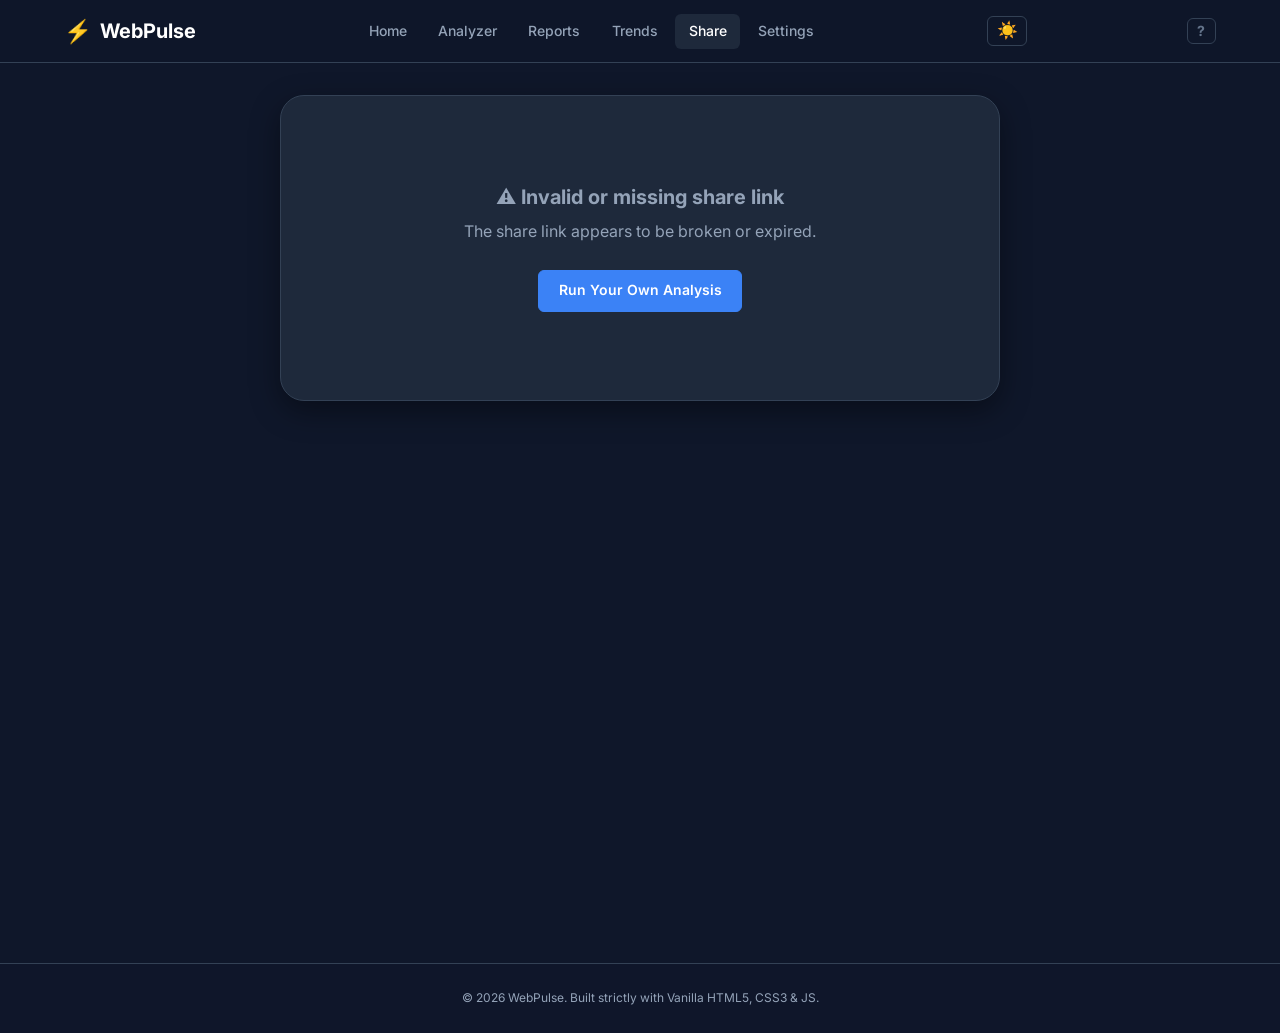
<file: share.html>
<!DOCTYPE html>
<html lang="en">
<head>
    <meta charset="UTF-8">
    <meta name="viewport" content="width=device-width, initial-scale=1.0">
    <meta name="description" content="WebPulse Shared Performance Report — View a shared web performance snapshot.">
    <title>Shared Performance Report — WebPulse</title>
    <link rel="preconnect" href="https://fonts.googleapis.com">
    <link rel="stylesheet" href="https://fonts.googleapis.com/css2?family=Inter:ital,wght@0,400;0,500;0,600;0,700;0,800;0,900;1,400&display=swap">
    <link rel="stylesheet" href="css/style.css">
    <style>
        /* ── Share page overrides ─────────────────────────── */
        .share-wrap {
            min-height: 100vh;
            display: flex;
            flex-direction: column;
            align-items: center;
            justify-content: flex-start;
            padding: 2rem 1rem 4rem;
            background: var(--bg-dark);
        }
        .share-card {
            width: 100%;
            max-width: 720px;
            background: var(--bg-card);
            border: 1px solid var(--border-color);
            border-radius: var(--radius-xl);
            padding: 2.5rem;
            box-shadow: var(--shadow-lg);
            animation: fadeSlideUp .5s ease both;
        }
        @keyframes fadeSlideUp {
            from { opacity:0; transform:translateY(16px); }
            to   { opacity:1; transform:translateY(0); }
        }
        .share-brand {
            display: flex;
            align-items: center;
            gap: .5rem;
            font-size: 1.1rem;
            font-weight: 800;
            color: var(--primary);
            margin-bottom: 1.5rem;
            text-decoration: none;
        }
        .share-title {
            font-size: 1.5rem;
            font-weight: 800;
            color: var(--text-main);
            margin-bottom: .25rem;
            word-break: break-word;
        }
        .share-meta {
            font-size: .8rem;
            color: var(--text-muted);
            margin-bottom: 2rem;
        }
        .share-score-row {
            display: flex;
            align-items: center;
            gap: 1.5rem;
            margin-bottom: 2rem;
            flex-wrap: wrap;
        }
        .share-score-badge {
            font-size: 3.5rem;
            font-weight: 900;
            line-height: 1;
        }
        .share-score-badge.good   { color: var(--good); }
        .share-score-badge.needs  { color: var(--needs-improvement); }
        .share-score-badge.poor   { color: var(--poor); }
        .share-score-sub { font-size: .85rem; color: var(--text-muted); }
        .share-section-label {
            font-size: .7rem;
            font-weight: 700;
            letter-spacing: .07em;
            text-transform: uppercase;
            color: var(--text-dimmed);
            margin-bottom: .75rem;
            padding-bottom: .4rem;
            border-bottom: 1px solid var(--border-color);
        }
        .share-metrics-grid {
            display: grid;
            grid-template-columns: repeat(auto-fill, minmax(130px, 1fr));
            gap: .75rem;
            margin-bottom: 1.75rem;
        }
        .share-metric-box {
            background: var(--bg-dark);
            border: 1px solid var(--border-color);
            border-radius: var(--radius-md);
            padding: .9rem 1rem;
        }
        .share-metric-label {
            font-size: .65rem;
            font-weight: 700;
            letter-spacing: .06em;
            text-transform: uppercase;
            color: var(--text-dimmed);
            margin-bottom: .3rem;
        }
        .share-metric-val {
            font-size: 1.25rem;
            font-weight: 800;
            color: var(--text-main);
        }
        .share-tags { font-size: .8rem; color: var(--text-muted); margin-top: .5rem; }
        .share-cta {
            margin-top: 2rem;
            display: flex;
            gap: .75rem;
            flex-wrap: wrap;
        }
        .share-error {
            text-align: center;
            padding: 3rem 1rem;
            color: var(--text-muted);
        }
        .share-error h2 { font-size: 1.25rem; margin-bottom: .5rem; color: var(--text-primary); }
    </style>
</head>
<body>
    <header class="app-header">
        <div class="header-container">
            <a href="index.html" class="brand-logo">
                <span class="logo-icon">⚡</span>
                <span class="logo-text">WebPulse</span>
            </a>
            <nav class="main-nav">
                <a href="index.html"    class="nav-link">Home</a>
                <a href="analyzer.html" class="nav-link">Analyzer</a>
                <a href="reports.html"  class="nav-link">Reports</a>
            </nav>
        </div>
    </header>

    <div class="share-wrap">
        <div class="share-card" id="shareCard">
            <!-- Populated by JS -->
            <div class="share-error">
                <p>⏳ Loading shared report…</p>
            </div>
        </div>
    </div>

    <footer class="app-footer">
        <div class="footer-container">
            <p>&copy; 2026 WebPulse. Built strictly with Vanilla HTML5, CSS3 &amp; JS.</p>
        </div>
    </footer>

    <script src="js/settings.js"></script>
    <script src="js/main.js"></script>
    <script src="js/export.js"></script>
    <script>
    'use strict';
    (function() {
        var card = document.getElementById('shareCard');
        var snap = window.WebPulse.export.loadSharedReport();

        if (!snap) {
            card.innerHTML = '<div class="share-error"><h2>⚠️ Invalid or missing share link</h2><p>The share link appears to be broken or expired.</p><a href="analyzer.html" class="btn btn-primary" style="margin-top:1.5rem;">Run Your Own Analysis</a></div>';
            return;
        }

        function scoreClass(sc) { return sc >= 75 ? 'good' : sc >= 50 ? 'needs' : 'poor'; }
        function mBox(label, val) {
            if (!val) return '';
            return '<div class="share-metric-box"><div class="share-metric-label">' + label + '</div><div class="share-metric-val">' + val + '</div></div>';
        }

        var tags = snap.tg ? snap.tg.split(',').filter(Boolean).map(function(t){ return '<span class="tag-chip">' + t.trim() + '</span>'; }).join('') : '';

        card.innerHTML =
            '<a href="index.html" class="share-brand">⚡ WebPulse &nbsp;<span style="font-weight:400;font-size:.85rem;color:var(--text-muted)">Shared Report</span></a>' +
            '<div class="share-title">' + snap.t + '</div>' +
            '<div class="share-meta">Captured: ' + new Date(snap.ts).toLocaleString() + '</div>' +

            '<div class="share-score-row">' +
            '<div class="share-score-badge ' + scoreClass(snap.sc) + '">' + snap.sc + '</div>' +
            '<div><div style="font-size:1.1rem;font-weight:700;color:var(--text-main)">' + snap.rt + '</div><div class="share-score-sub">WebPulse Score / 100</div></div>' +
            '</div>' +

            '<div class="share-section-label">Core Web Vitals</div>' +
            '<div class="share-metrics-grid">' +
            mBox('LCP', snap.lcp) + mBox('CLS', snap.cls) + mBox('INP', snap.inp) +
            '</div>' +

            '<div class="share-section-label">Loading Performance</div>' +
            '<div class="share-metrics-grid">' +
            mBox('FCP', snap.fcp) + mBox('TTFB', snap.ttfb) + mBox('Page Load', snap.pl) +
            '</div>' +

            '<div class="share-section-label">Resources</div>' +
            '<div class="share-metrics-grid">' +
            mBox('Count', snap.rc != null ? String(snap.rc) : null) + mBox('Total Size', snap.rs) +
            '</div>' +

            (tags ? '<div class="share-tags"><strong>Tags:</strong> ' + tags + '</div>' : '') +

            '<div class="share-cta">' +
            '<a href="analyzer.html" class="btn btn-primary"><span class="btn-icon">⚡</span> Analyze My Page</a>' +
            '<a href="reports.html"  class="btn btn-secondary"><span class="btn-icon">📁</span> View My Reports</a>' +
            '</div>';

        // Update page title dynamically
        document.title = snap.t + ' — WebPulse Shared Report';
    })();
    </script>
</body>
</html>
</file>
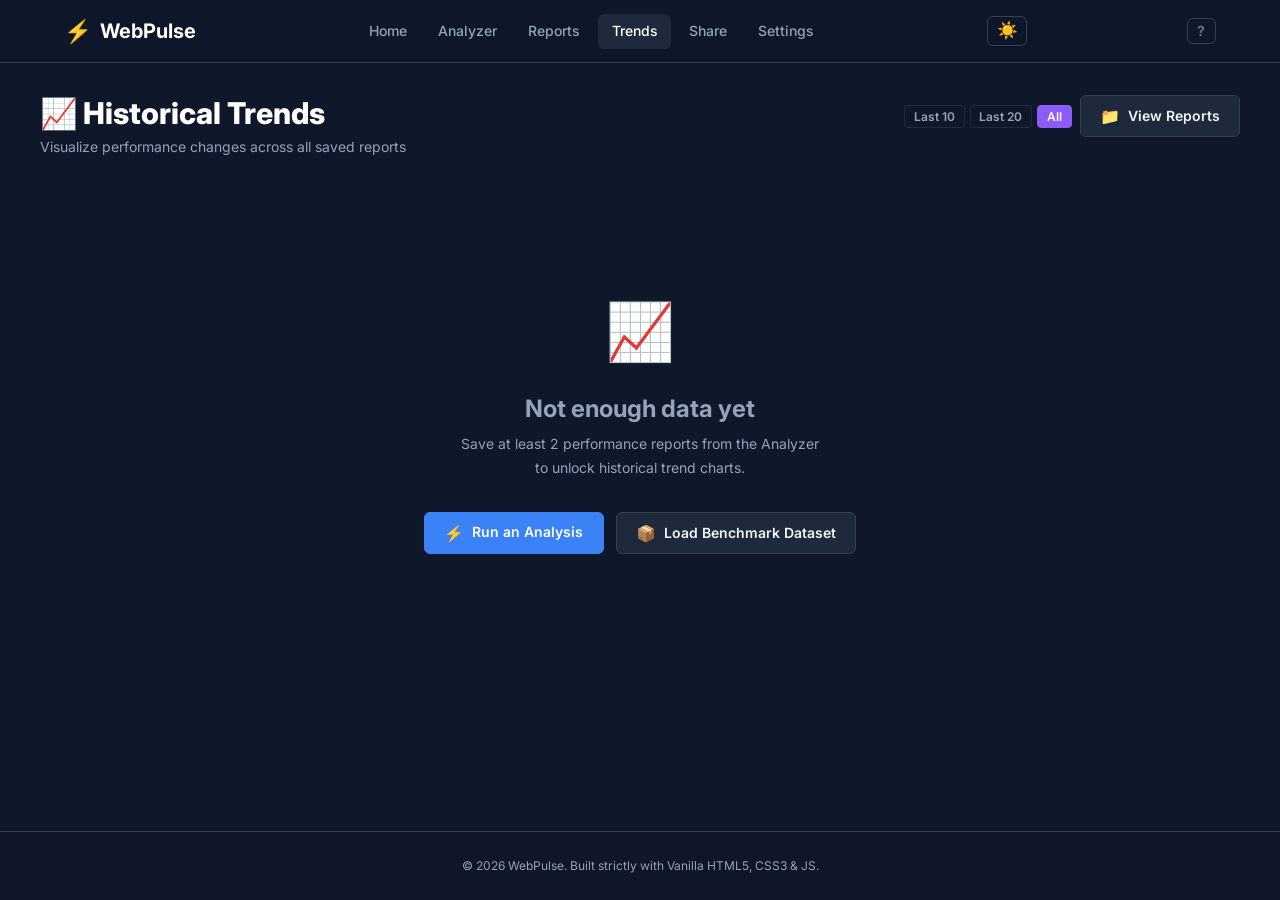
<file: trends.html>
﻿<!DOCTYPE html>
<html lang="en">
<head>
    <meta charset="UTF-8">
    <meta name="viewport" content="width=device-width, initial-scale=1.0">
    <meta name="description" content="WebPulse Historical Trends — Visualise your performance metrics over time with interactive charts.">
    <title>Historical Trends — WebPulse Performance Dashboard</title>
    <link rel="preconnect" href="https://fonts.googleapis.com">
    <link rel="stylesheet" href="https://fonts.googleapis.com/css2?family=Inter:wght@400;500;600;700;800;900&display=swap">
    <link rel="stylesheet" href="css/style.css">
    <link rel="stylesheet" href="css/trends.css">
</head>
<body>

    <!-- Header & Navigation -->
    <header class="app-header">
        <div class="header-container">
            <a href="index.html" class="brand-logo">
                <span class="logo-icon">⚡</span>
                <span class="logo-text">WebPulse</span>
            </a>
            <nav class="main-nav">
                <a href="index.html"    class="nav-link">Home</a>
                <a href="analyzer.html" class="nav-link">Analyzer</a>
                <a href="reports.html"  class="nav-link">Reports</a>
                <a href="trends.html"   class="nav-link active">Trends</a>
            </nav>
            <button class="nav-toggle" id="navToggle" aria-label="Toggle navigation menu">
                <span class="hamburger-bar"></span>
                <span class="hamburger-bar"></span>
                <span class="hamburger-bar"></span>
            </button>
        </div>
    </header>

    <main id="mainContent" class="trends-main">
        <div class="trends-container">

            <!-- Page Header -->
            <section class="trends-header">
                <div class="trends-header-left">
                    <h1>📈 Historical Trends</h1>
                    <p>Visualize performance changes across all saved reports</p>
                </div>
                <div class="trends-header-actions">
                    <!-- Range Filter -->
                    <div class="range-filter" role="group" aria-label="Report range filter">
                        <button class="range-btn" data-range="10">Last 10</button>
                        <button class="range-btn" data-range="20">Last 20</button>
                        <button class="range-btn active" data-range="all">All</button>
                    </div>
                    <a href="reports.html" class="btn btn-secondary">
                        <span class="btn-icon">📁</span> View Reports
                    </a>
                </div>
            </section>

            <!-- Dynamic content (stats + charts OR empty state) -->
            <div id="trendsContent">

                <!-- ── Summary Stat Cards ── -->
                <div class="trends-stats-grid" id="statCards">
                    <div class="stat-card stat-total">
                        <div class="stat-label">Reports Analyzed</div>
                        <div class="stat-value" id="statTotal">—</div>
                        <div class="stat-sub">in selected range</div>
                    </div>
                    <div class="stat-card stat-best">
                        <div class="stat-label">Best Score</div>
                        <div class="stat-value" id="statBest">—</div>
                        <div class="stat-sub">highest recorded</div>
                    </div>
                    <div class="stat-card stat-avg">
                        <div class="stat-label">Average Score</div>
                        <div class="stat-value" id="statAvg">—</div>
                        <div class="stat-sub">across range</div>
                    </div>
                    <div class="stat-card stat-worst">
                        <div class="stat-label">Worst Score</div>
                        <div class="stat-value" id="statWorst">—</div>
                        <div class="stat-sub">lowest recorded</div>
                    </div>
                    <div class="stat-card stat-trend">
                        <div class="stat-label">Score Trend</div>
                        <div class="stat-value">
                            <span class="stat-trend-arrow flat" id="statTrendArrow">→</span>
                        </div>
                        <div class="stat-sub" id="statTrendSub">no change</div>
                    </div>
                </div>

                <!-- ── Score Over Time (Full Width) ── -->
                <section class="chart-section">
                    <div class="chart-card">
                        <div class="chart-card-header">
                            <div>
                                <div class="chart-card-title">⚡ WebPulse Score Over Time</div>
                                <div class="chart-card-subtitle">Trend of the overall performance score across saved reports</div>
                            </div>
                        </div>
                        <div class="chart-canvas-wrap chart-tall">
                            <canvas id="scoreChart" aria-label="WebPulse Score trend line chart"></canvas>
                        </div>
                        <div class="chart-legend">
                            <div class="legend-item">
                                <span class="legend-dot" style="background:#3b82f6"></span>
                                WebPulse Score
                            </div>
                            <div class="legend-threshold">
                                <span class="legend-dashed good"></span>
                                Good threshold (75)
                            </div>
                            <div class="legend-threshold">
                                <span class="legend-dashed needs"></span>
                                Needs Work threshold (50)
                            </div>
                        </div>
                    </div>
                </section>

                <!-- ── Two Charts Side-by-Side ── -->
                <div class="charts-grid">

                    <!-- Core Web Vitals -->
                    <div class="chart-card">
                        <div class="chart-card-header">
                            <div>
                                <div class="chart-card-title">🎯 Core Web Vitals</div>
                                <div class="chart-card-subtitle">LCP, FCP & TTFB over time (ms)</div>
                            </div>
                        </div>
                        <div class="chart-canvas-wrap">
                            <canvas id="cwvChart" aria-label="Core Web Vitals line chart"></canvas>
                        </div>
                        <div class="chart-legend">
                            <div class="legend-item">
                                <span class="legend-line" style="background:#8b5cf6"></span>LCP
                            </div>
                            <div class="legend-item">
                                <span class="legend-line" style="background:#06b6d4"></span>FCP
                            </div>
                            <div class="legend-item">
                                <span class="legend-line" style="background:#f97316"></span>TTFB
                            </div>
                        </div>
                    </div>

                    <!-- Single Metric (Loading) with Tab Selector -->
                    <div class="chart-card">
                        <div class="chart-card-header">
                            <div>
                                <div class="chart-card-title" id="loadingChartTitle">Page Load Over Time</div>
                                <div class="chart-card-subtitle">Select a metric to visualize</div>
                            </div>
                        </div>
                        <!-- Metric Selector Tabs -->
                        <div class="metric-tabs-section">
                            <span class="metric-tabs-label">Metric:</span>
                            <div class="metric-tabs" role="tablist" aria-label="Select metric to chart">
                                <button class="metric-tab-btn" data-metric="lcp"      role="tab">LCP</button>
                                <button class="metric-tab-btn" data-metric="cls"      role="tab">CLS</button>
                                <button class="metric-tab-btn" data-metric="inp"      role="tab">INP</button>
                                <button class="metric-tab-btn" data-metric="fcp"      role="tab">FCP</button>
                                <button class="metric-tab-btn" data-metric="ttfb"     role="tab">TTFB</button>
                                <button class="metric-tab-btn active" data-metric="pageLoad" role="tab">Page Load</button>
                            </div>
                        </div>
                        <div class="chart-canvas-wrap">
                            <canvas id="loadingChart" aria-label="Single metric trend line chart"></canvas>
                        </div>
                    </div>

                </div><!-- /.charts-grid -->

                <!-- ── Resource Bar Chart (Full Width) ── -->
                <section class="chart-section">
                    <div class="chart-card">
                        <div class="chart-card-header">
                            <div>
                                <div class="chart-card-title">📦 Page Size Over Time</div>
                                <div class="chart-card-subtitle">Total transfer size of all resources per report</div>
                            </div>
                        </div>
                        <div class="chart-canvas-wrap">
                            <canvas id="resourceChart" aria-label="Resource page size bar chart"></canvas>
                        </div>
                        <div class="chart-legend">
                            <div class="legend-item">
                                <span class="legend-dot" style="background:#34d399"></span>
                                Total Page Size
                            </div>
                        </div>
                    </div>
                </section>

                <!-- ── Sparklines Row ── -->
                <section class="sparklines-section">
                    <h2>📊 Metric Snapshots</h2>
                    <div class="sparklines-grid" id="sparklinesGrid">
                        <!-- Populated by trends.js -->
                    </div>
                </section>

            </div><!-- /#trendsContent -->

        </div><!-- /.trends-container -->
    </main>

    <footer class="app-footer">
        <div class="footer-container">
            <p>&copy; 2026 WebPulse. Built strictly with Vanilla HTML5, CSS3 &amp; JS.</p>
        </div>
    </footer>

    <!-- Scripts -->
    <script src="js/settings.js"></script>
    <script src="js/main.js"></script>
    <script src="js/storage.js"></script>
    <script src="js/charts.js"></script>
    <script src="js/trends.js"></script>

</body>
</html>
</file>
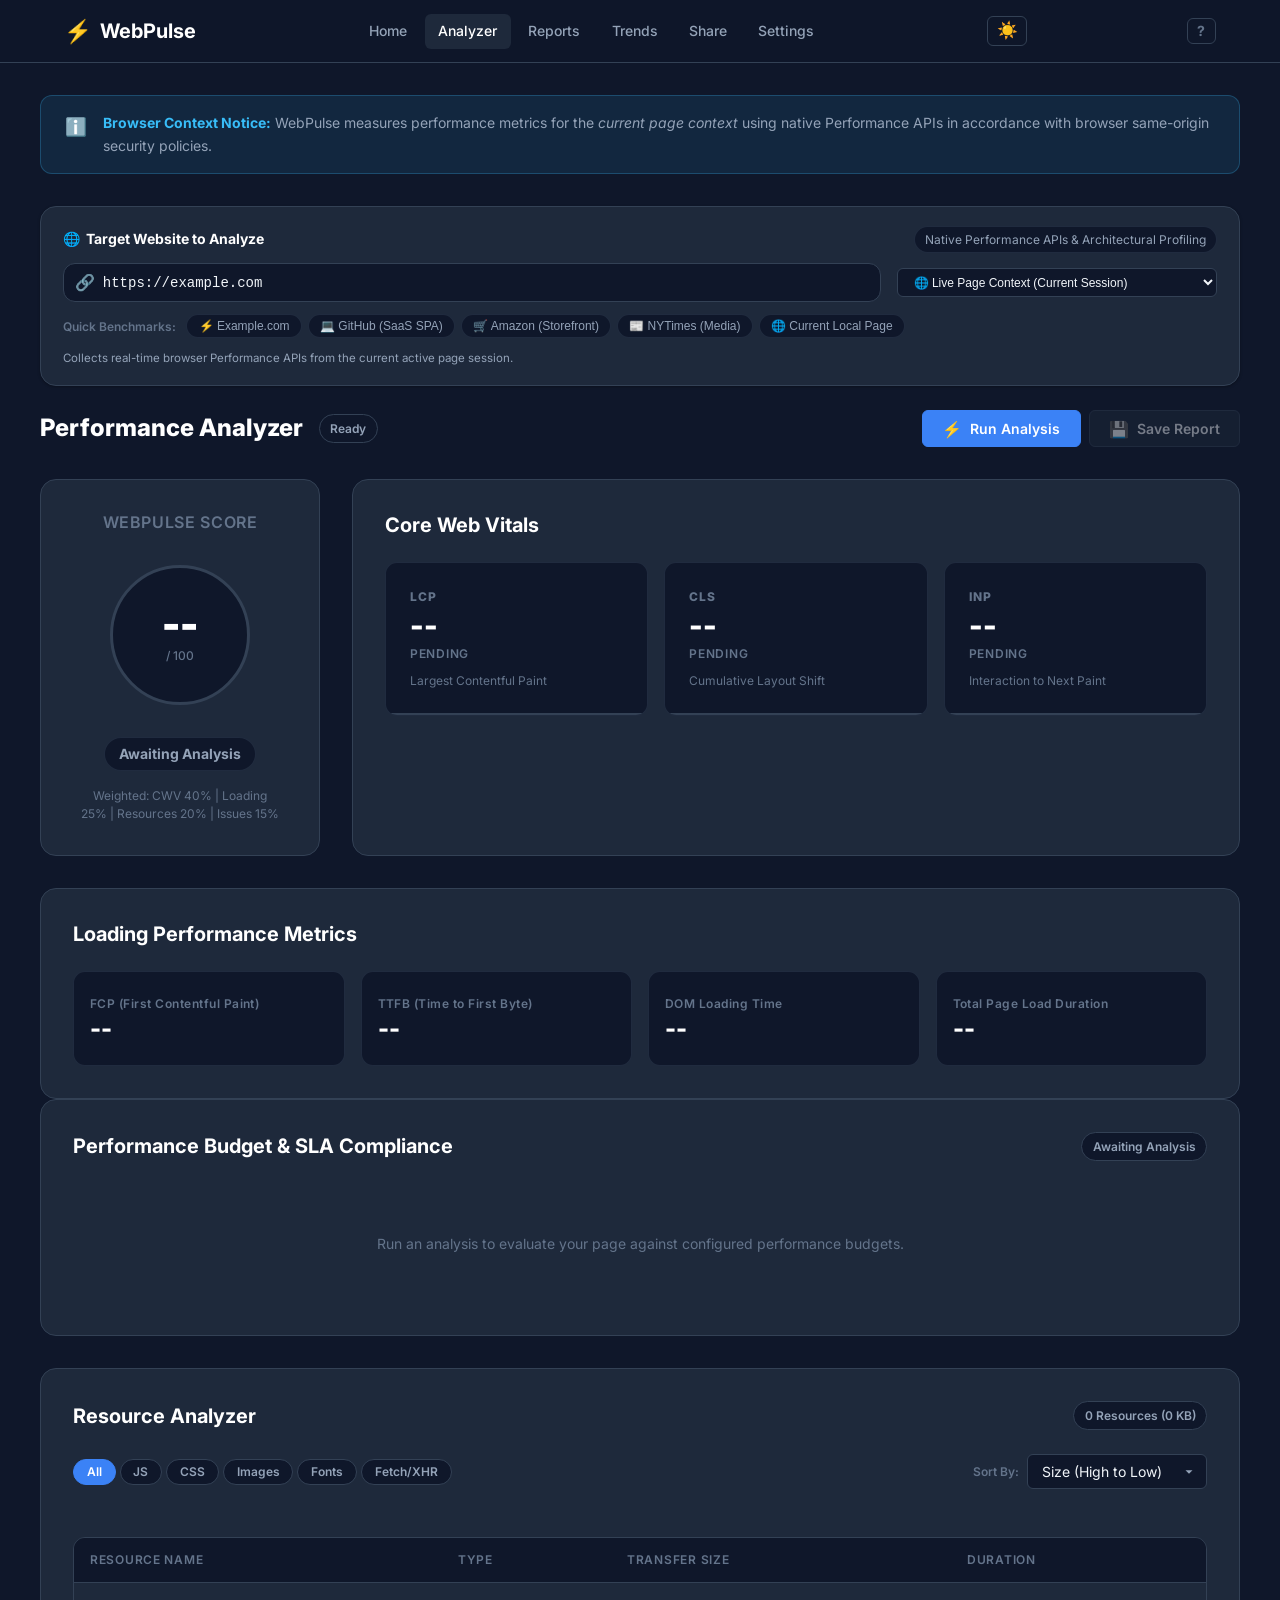
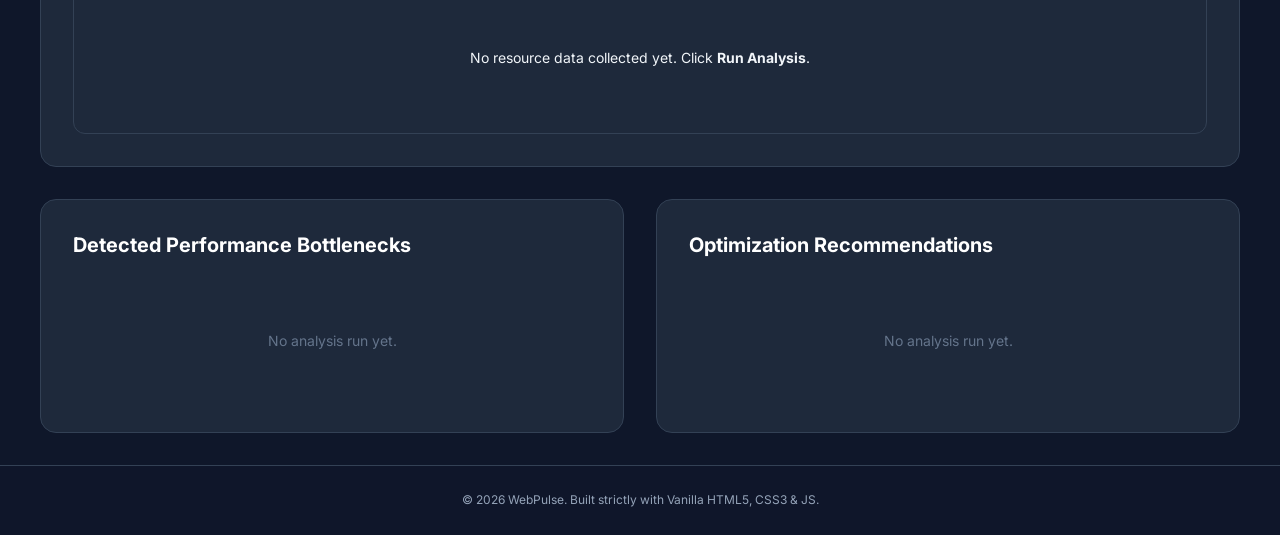
<file: html/analyzer.html>
<!DOCTYPE html>
<html lang="en">
<head>
    <meta charset="UTF-8">
    <meta name="viewport" content="width=device-width, initial-scale=1.0">
    <meta name="description" content="WebPulse Real-Time Analyzer — Measure Core Web Vitals, performance score, loading metrics, and resource bottlenecks.">
    <title>Analyzer — WebPulse Performance Dashboard</title>
    <!-- CSS Design System -->
    <link rel="stylesheet" href="../css/style.css">
    <link rel="stylesheet" href="../css/analyzer.css">
    <link rel="stylesheet" href="../css/waterfall.css">
    <link rel="stylesheet" href="../css/audits.css">
</head>
<body>
    <!-- Header & Navigation -->
    <header class="app-header">
        <div class="header-container">
            <a href="index.html" class="brand-logo">
                <span class="logo-icon">⚡</span>
                <span class="logo-text">WebPulse</span>
            </a>
            <nav class="main-nav">
                <a href="index.html" class="nav-link">Home</a>
                <a href="analyzer.html" class="nav-link active">Analyzer</a>
                <a href="reports.html" class="nav-link">Reports</a>
            </nav>
            <button class="nav-toggle" id="navToggle" aria-label="Toggle navigation menu">
                <span class="hamburger-bar"></span>
                <span class="hamburger-bar"></span>
                <span class="hamburger-bar"></span>
            </button>
        </div>
    </header>

    <main id="mainContent" class="dashboard-main">
        <div class="dashboard-container">
            <!-- Context Notice Banner -->
            <div class="info-banner" id="securityBanner">
                <span class="info-icon">ℹ️</span>
                <div class="info-text">
                    <strong>Browser Context Notice:</strong> WebPulse measures performance metrics for the <em>current page context</em> using native Performance APIs in accordance with browser same-origin security policies.
                </div>
            </div>

            <!-- Target Website URL & Synthetic Scenario Profiling Card -->
            <div class="target-site-card">
                <div class="target-site-header">
                    <span class="target-site-label">
                        <span>🌐</span> Target Website to Analyze
                    </span>
                    <span class="target-site-badge">Native Performance APIs &amp; Architectural Profiling</span>
                </div>
                <div class="target-site-input-row">
                    <div class="target-site-input-wrap">
                        <span class="target-site-icon">🔗</span>
                        <input type="url" id="targetSiteInput" class="target-url-input" placeholder="https://example.com" value="https://example.com" spellcheck="false" autocomplete="url" aria-label="Website URL to Analyze">
                    </div>
                    <div class="preset-select-wrapper">
                        <select id="scenarioPresetSelect" class="preset-select" aria-label="Audit Scenario Profile">
                            <option value="live">🌐 Live Page Context (Current Session)</option>
                            <option value="ecommerce">🛒 E-Commerce Storefront (Heavy Assets)</option>
                            <option value="saas_spa">💻 SaaS Web Application (JS Heavy SPA)</option>
                            <option value="news_media">📰 News &amp; Media Publication (Ads &amp; Fonts)</option>
                            <option value="jamstack_blog">⚡ Optimized Jamstack Blog (Top Performance)</option>
                        </select>
                    </div>
                </div>
                <div class="quick-targets-row" id="quickTargetsRow">
                    <span class="quick-targets-label">Quick Benchmarks:</span>
                    <button type="button" class="quick-target-chip" data-url="https://example.com" data-profile="jamstack_blog">⚡ Example.com</button>
                    <button type="button" class="quick-target-chip" data-url="https://github.com" data-profile="saas_spa">💻 GitHub (SaaS SPA)</button>
                    <button type="button" class="quick-target-chip" data-url="https://amazon.com" data-profile="ecommerce">🛒 Amazon (Storefront)</button>
                    <button type="button" class="quick-target-chip" data-url="https://nytimes.com" data-profile="news_media">📰 NYTimes (Media)</button>
                    <button type="button" class="quick-target-chip" data-url="current" data-profile="live">🌐 Current Local Page</button>
                </div>
                <div class="preset-desc-text" id="presetDescText" style="margin-top: 0.65rem;">
                    Collects real-time browser Performance APIs from the current active page session.
                </div>
            </div>

            <!-- Controls Toolbar -->
            <section class="toolbar-section">
                <div class="toolbar-left">
                    <h1>Performance Analyzer</h1>
                    <span class="status-badge" id="analysisStatus">Ready</span>
                    <div class="target-analyzed-display" id="targetAnalyzedDisplay" style="display:none; font-size:0.82rem; color:var(--text-muted); margin-top:4px;">
                        Auditing: <span id="targetUrlLabel" style="color:var(--primary); font-family:var(--font-mono, monospace); font-weight:600;"></span>
                    </div>
                </div>
                <div class="toolbar-actions">
                    <button class="btn btn-primary" id="runAnalysisBtn">
                        <span class="btn-icon">⚡</span> Run Analysis
                    </button>
                    <button class="btn btn-secondary" id="saveReportBtn" disabled>
                        <span class="btn-icon">💾</span> Save Report
                    </button>
                    <!-- Export group: enabled only after an analysis is run -->
                    <div class="export-btn-group" id="exportBtnGroup" style="display:none;">
                        <button class="btn btn-secondary btn-sm" id="exportJSONBtn" title="Download current report as JSON">
                            <span class="btn-icon">⬇️</span> JSON
                        </button>
                        <button class="btn btn-secondary btn-sm" id="exportCSVBtn" title="Download current report as CSV">
                            <span class="btn-icon">📊</span> CSV
                        </button>
                        <button class="btn btn-secondary btn-sm" id="exportPrintBtn" title="Print / Save as PDF">
                            <span class="btn-icon">🖨️</span> PDF
                        </button>
                        <button class="btn btn-secondary btn-sm" id="exportBadgeBtn" title="Generate SVG Status Badge &amp; CI/CD SLA">
                            <span class="btn-icon">🏷️</span> Badge
                        </button>
                    </div>
                </div>
            </section>

            <!-- Network & Device Profile Throttling Simulator (Day 7) -->
            <div id="throttlingPanelContainer"></div>

            <!-- Score & Highlights Grid -->
            <div class="grid-layout top-overview-grid">
                <!-- Performance Score Gauge Card -->
                <section class="card score-card" id="scoreCard">
                    <h2>WebPulse Score</h2>
                    <div class="score-gauge-container">
                        <div class="score-circle" id="scoreCircle">
                            <span class="score-value" id="scoreValue">--</span>
                            <span class="score-max">/ 100</span>
                        </div>
                    </div>
                    <div class="score-rating" id="scoreRating">Awaiting Analysis</div>
                    <p class="score-formula-tip">Weighted: CWV 40% | Loading 25% | Resources 20% | Issues 15%</p>
                </section>

                <!-- Core Web Vitals Card Grid -->
                <section class="card cwv-dashboard-card">
                    <h2>Core Web Vitals</h2>
                    <div class="metrics-grid" id="cwvGrid">
                        <div class="metric-box" id="lcpBox">
                            <div class="metric-label">LCP</div>
                            <div class="metric-val" id="lcpVal">--</div>
                            <div class="metric-status" id="lcpStatus">Pending</div>
                            <div class="metric-desc">Largest Contentful Paint</div>
                        </div>
                        <div class="metric-box" id="clsBox">
                            <div class="metric-label">CLS</div>
                            <div class="metric-val" id="clsVal">--</div>
                            <div class="metric-status" id="clsStatus">Pending</div>
                            <div class="metric-desc">Cumulative Layout Shift</div>
                        </div>
                        <div class="metric-box" id="inpBox">
                            <div class="metric-label">INP</div>
                            <div class="metric-val" id="inpVal">--</div>
                            <div class="metric-status" id="inpStatus">Pending</div>
                            <div class="metric-desc">Interaction to Next Paint</div>
                        </div>
                    </div>
                </section>
            </div>

            <!-- Loading Metrics Grid -->
            <section class="card loading-metrics-card">
                <h2>Loading Performance Metrics</h2>
                <div class="loading-grid" id="loadingGrid">
                    <div class="loading-box">
                        <span class="loading-title">FCP (First Contentful Paint)</span>
                        <span class="loading-value" id="fcpVal">--</span>
                    </div>
                    <div class="loading-box">
                        <span class="loading-title">TTFB (Time to First Byte)</span>
                        <span class="loading-value" id="ttfbVal">--</span>
                    </div>
                    <div class="loading-box">
                        <span class="loading-title">DOM Loading Time</span>
                        <span class="loading-value" id="domVal">--</span>
                    </div>
                    <div class="loading-box">
                        <span class="loading-title">Total Page Load Duration</span>
                        <span class="loading-value" id="pageLoadVal">--</span>
                    </div>
                </div>
            </section>

            <!-- Performance Budget & SLA Compliance Card (Day 7) -->
            <section class="card budget-card" id="budgetCardContainer">
                <div class="card-header-flex">
                    <h2>Performance Budget &amp; SLA Compliance</h2>
                    <span class="status-badge status-good">Awaiting Analysis</span>
                </div>
                <div class="empty-state">Run an analysis to evaluate your page against configured performance budgets.</div>
            </section>

            <!-- Resource Analyzer Section -->
            <section class="card resource-analyzer-card">
                <div class="card-header-flex">
                    <h2>Resource Analyzer</h2>
                    <div class="resource-summary-badge" id="resourceSummaryBadge">0 Resources (0 KB)</div>
                </div>

                <!-- Filters & Sorting Controls -->
                <div class="resource-controls">
                    <div class="filter-group" id="resourceFilterGroup">
                        <button class="filter-btn active" data-filter="all">All</button>
                        <button class="filter-btn" data-filter="script">JS</button>
                        <button class="filter-btn" data-filter="link">CSS</button>
                        <button class="filter-btn" data-filter="img">Images</button>
                        <button class="filter-btn" data-filter="font">Fonts</button>
                        <button class="filter-btn" data-filter="fetch">Fetch/XHR</button>
                    </div>
                    <div class="sort-group">
                        <label for="sortSelect">Sort By:</label>
                        <select id="sortSelect" class="form-select">
                            <option value="size-desc">Size (High to Low)</option>
                            <option value="size-asc">Size (Low to High)</option>
                            <option value="duration-desc">Duration (Slowest)</option>
                            <option value="duration-asc">Duration (Fastest)</option>
                            <option value="name-asc">Name (A-Z)</option>
                        </select>
                    </div>
                </div>

                <!-- Size Breakdown Bars -->
                <div class="resource-visualizer" id="resourceVisualizer">
                    <!-- Dynamic CSS bar rendered by JS -->
                </div>

                <!-- Resource Table -->
                <div class="table-responsive">
                    <table class="data-table" id="resourceTable">
                        <thead>
                            <tr>
                                <th>Resource Name</th>
                                <th>Type</th>
                                <th>Transfer Size</th>
                                <th>Duration</th>
                            </tr>
                        </thead>
                        <tbody id="resourceTableBody">
                            <tr>
                                <td colspan="4" class="empty-table">No resource data collected yet. Click <strong>Run Analysis</strong>.</td>
                            </tr>
                        </tbody>
                    </table>
                </div>
            </section>

            <!-- Interactive Network Waterfall Visualizer (Day 8) -->
            <div id="waterfallCardContainer"></div>

            <!-- Origin Breakdown & Main-Thread Diagnostics (Day 8) -->
            <div id="originDiagnosticsContainer"></div>

            <!-- Best Practices, Security & SEO Audit Card (Day 10) -->
            <div id="auditsCardContainer"></div>

            <!-- Issues & Recommendations Grid -->
            <div class="grid-layout bottom-diagnostics-grid">
                <!-- Detected Issues Card -->
                <section class="card issues-card">
                    <h2>Detected Performance Bottlenecks</h2>
                    <div class="issues-list" id="issuesList">
                        <div class="empty-state">No analysis run yet.</div>
                    </div>
                </section>

                <!-- Recommendations Card -->
                <section class="card recommendations-card">
                    <h2>Optimization Recommendations</h2>
                    <div class="recommendations-list" id="recommendationsList">
                        <div class="empty-state">No analysis run yet.</div>
                    </div>
                </section>
            </div>
        </div>
    </main>

    <!-- Footer -->
    <footer class="app-footer">
        <div class="footer-container">
            <p>&copy; 2026 WebPulse. Built strictly with Vanilla HTML5, CSS3 &amp; JS.</p>
        </div>
    </footer>

    <!-- Application Script Modules -->
    <script src="../js/settings.js"></script>
    <script src="../js/main.js"></script>
    <script src="../js/performance.js"></script>
    <script src="../js/resources.js"></script>
    <script src="../js/scoring.js"></script>
    <script src="../js/budgets.js"></script>
    <script src="../js/throttling.js"></script>
    <script src="../js/remediations.js"></script>
    <script src="../js/recommendations.js"></script>
    <script src="../js/presets.js"></script>
    <script src="../js/audits.js"></script>
    <script src="../js/idb-storage.js"></script>
    <script src="../js/badge-generator.js"></script>
    <script src="../js/storage.js"></script>
    <script src="../js/export.js"></script>
    <script src="../js/waterfall.js"></script>
    <script src="../js/analyzer.js"></script>
</body>
</html>
</file>
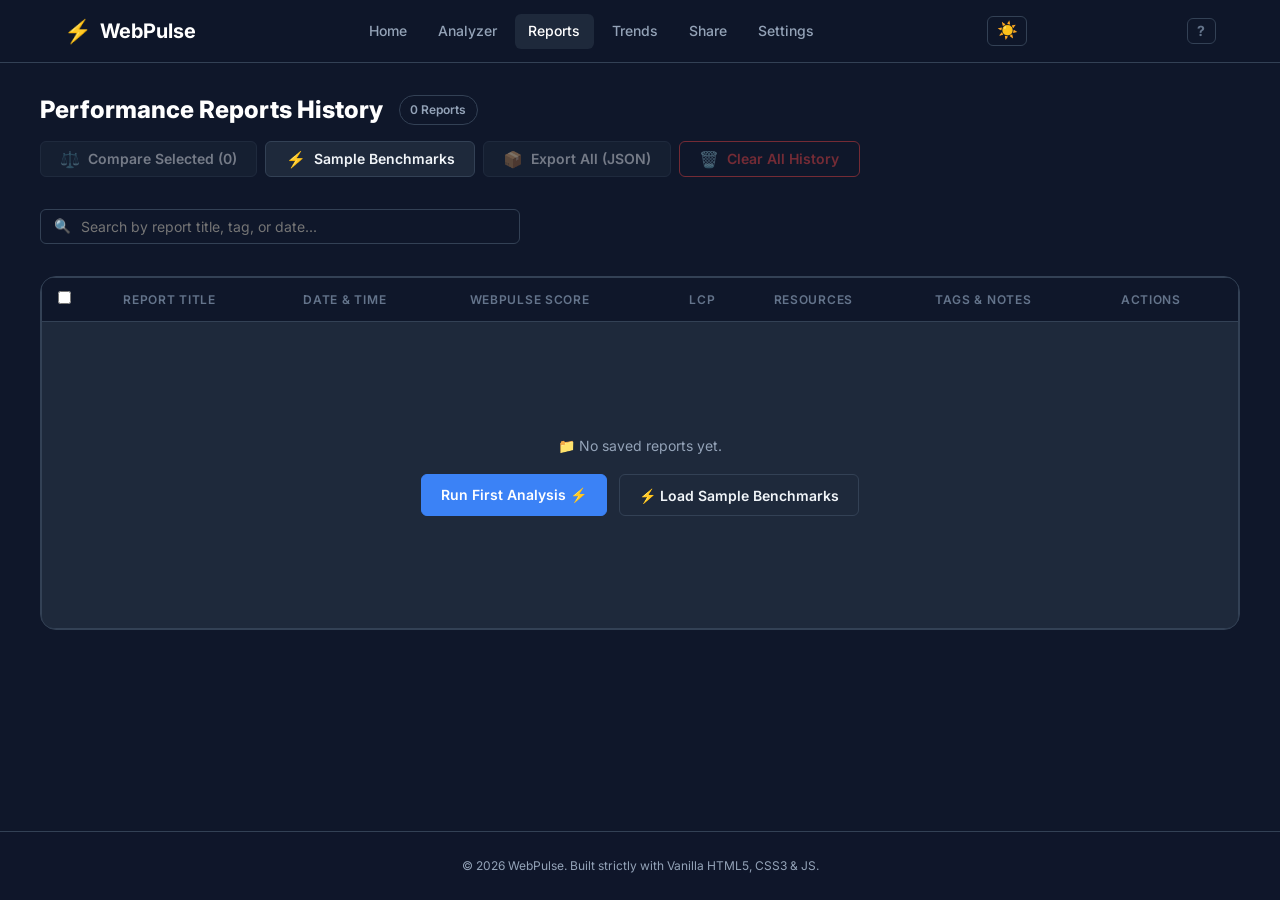
<file: html/reports.html>
<!DOCTYPE html>
<html lang="en">
<head>
    <meta charset="UTF-8">
    <meta name="viewport" content="width=device-width, initial-scale=1.0">
    <meta name="description" content="WebPulse Reports History — View, manage, edit, delete, and compare stored performance analysis snapshots.">
    <title>Reports History — WebPulse Performance Dashboard</title>
    <!-- CSS Design System -->
    <link rel="stylesheet" href="../css/style.css">
    <link rel="stylesheet" href="../css/reports.css">
    <link rel="stylesheet" href="../css/audits.css">
</head>
<body>
    <!-- Header & Navigation -->
    <header class="app-header">
        <div class="header-container">
            <a href="index.html" class="brand-logo">
                <span class="logo-icon">⚡</span>
                <span class="logo-text">WebPulse</span>
            </a>
            <nav class="main-nav">
                <a href="index.html" class="nav-link">Home</a>
                <a href="analyzer.html" class="nav-link">Analyzer</a>
                <a href="reports.html" class="nav-link active">Reports</a>
            </nav>
            <button class="nav-toggle" id="navToggle" aria-label="Toggle navigation menu">
                <span class="hamburger-bar"></span>
                <span class="hamburger-bar"></span>
                <span class="hamburger-bar"></span>
            </button>
        </div>
    </header>

    <main id="mainContent" class="reports-main">
        <div class="reports-container">
            <!-- Header & Toolbar -->
            <section class="toolbar-section">
                <div class="toolbar-left">
                    <h1>Performance Reports History</h1>
                    <span class="status-badge" id="reportCountBadge">0 Reports</span>
                </div>
                <div class="toolbar-actions">
                    <button class="btn btn-secondary" id="compareReportsBtn" disabled>
                        <span class="btn-icon">⚖️</span> Compare Selected (0)
                    </button>
                    <button class="btn btn-secondary" id="seedDemoReportsToolbarBtn" title="Load sample benchmark reports for testing and trends">
                        <span class="btn-icon">⚡</span> Sample Benchmarks
                    </button>
                    <button class="btn btn-secondary" id="exportAllJSONBtn" disabled title="Export all reports as JSON">
                        <span class="btn-icon">📦</span> Export All (JSON)
                    </button>
                    <button class="btn btn-danger" id="clearAllReportsBtn" disabled>
                        <span class="btn-icon">🗑️</span> Clear All History
                    </button>
                </div>
            </section>

            <!-- Search & Filtering Bar -->
            <section class="search-section">
                <div class="search-box">
                    <input type="text" id="reportSearchInput" class="form-control" placeholder="Search by report title, tag, or date...">
                </div>
            </section>

            <!-- Reports List Table -->
            <section class="card reports-table-card">
                <div class="table-responsive">
                    <table class="data-table" id="reportsTable">
                        <thead>
                            <tr>
                                <th><input type="checkbox" id="selectAllCheckbox" title="Select All"></th>
                                <th>Report Title</th>
                                <th>Date &amp; Time</th>
                                <th>WebPulse Score</th>
                                <th>LCP</th>
                                <th>Resources</th>
                                <th>Tags &amp; Notes</th>
                                <th>Actions</th>
                            </tr>
                        </thead>
                        <tbody id="reportsTableBody">
                            <tr>
                                <td colspan="8" class="empty-table">
                                    <div class="empty-state">
                                        <p>📁 No saved reports yet.</p>
                                        <a href="analyzer.html" class="btn btn-primary">Run First Analysis ⚡</a>
                                    </div>
                                </td>
                            </tr>
                        </tbody>
                    </table>
                </div>
            </section>
        </div>
    </main>

    <!-- Detailed Report Modal Dialogue -->
    <div class="modal" id="reportDetailsModal" aria-hidden="true">
        <div class="modal-backdrop" id="modalBackdrop"></div>
        <div class="modal-content">
            <div class="modal-header">
                <h2 id="modalReportTitle">Report Details</h2>
                <button class="modal-close" id="modalCloseBtn">&times;</button>
            </div>
            <div class="modal-body" id="modalReportBody">
                <!-- Dynamic detail elements populated by JS -->
            </div>
            <div class="modal-footer">
                <div class="modal-footer-export" id="modalExportActions">
                    <button class="btn btn-secondary btn-sm" id="modalExportJSONBtn" title="Download as JSON">
                        <span class="btn-icon">⬇️</span> JSON
                    </button>
                    <button class="btn btn-secondary btn-sm" id="modalExportCSVBtn" title="Download as CSV">
                        <span class="btn-icon">📊</span> CSV
                    </button>
                    <button class="btn btn-secondary btn-sm" id="modalExportPrintBtn" title="Print / Save as PDF">
                        <span class="btn-icon">🖨️</span> PDF
                    </button>
                    <button class="btn btn-secondary btn-sm" id="modalShareBtn" title="Copy shareable link">
                        <span class="btn-icon">🔗</span> Share Link
                    </button>
                    <button class="btn btn-secondary btn-sm" id="modalBadgeBtn" title="Generate SVG Status Badge">
                        <span class="btn-icon">🏷️</span> Badge
                    </button>
                </div>
                <button class="btn btn-secondary" id="modalCloseFooterBtn">Close</button>
            </div>
        </div>
    </div>

    <!-- Side-by-Side Delta Comparison Modal Dialogue -->
    <div class="modal" id="comparisonModal" aria-hidden="true">
        <div class="modal-backdrop" id="comparisonBackdrop"></div>
        <div class="modal-content modal-large">
            <div class="modal-header">
                <h2>Performance Snapshot Comparison</h2>
                <button class="modal-close" id="comparisonCloseBtn">&times;</button>
            </div>
            <div class="modal-body" id="comparisonBody">
                <!-- Dynamic comparison table rendered by JS -->
            </div>
            <div class="modal-footer">
                <div class="modal-footer-export" id="comparisonExportActions">
                    <button class="btn btn-secondary btn-sm" id="exportCmpCSVBtn" title="Download comparison as CSV">
                        <span class="btn-icon">📊</span> CSV
                    </button>
                    <button class="btn btn-secondary btn-sm" id="exportCmpJSONBtn" title="Download comparison as JSON">
                        <span class="btn-icon">⬇️</span> JSON
                    </button>
                    <button class="btn btn-secondary btn-sm" id="printCmpBtn" title="Print comparison">
                        <span class="btn-icon">🖨️</span> PDF / Print
                    </button>
                </div>
                <button class="btn btn-secondary" id="comparisonCloseFooterBtn">Close</button>
            </div>
        </div>
    </div>

    <!-- Footer -->
    <footer class="app-footer">
        <div class="footer-container">
            <p>&copy; 2026 WebPulse. Built strictly with Vanilla HTML5, CSS3 &amp; JS.</p>
        </div>
    </footer>

    <!-- Application Script Modules -->
    <script src="../js/settings.js"></script>
    <script src="../js/main.js"></script>
    <script src="../js/storage.js"></script>
    <script src="../js/idb-storage.js"></script>
    <script src="../js/badge-generator.js"></script>
    <script src="../js/export.js"></script>
    <script src="../js/reports.js"></script>
</body>
</html>
</file>
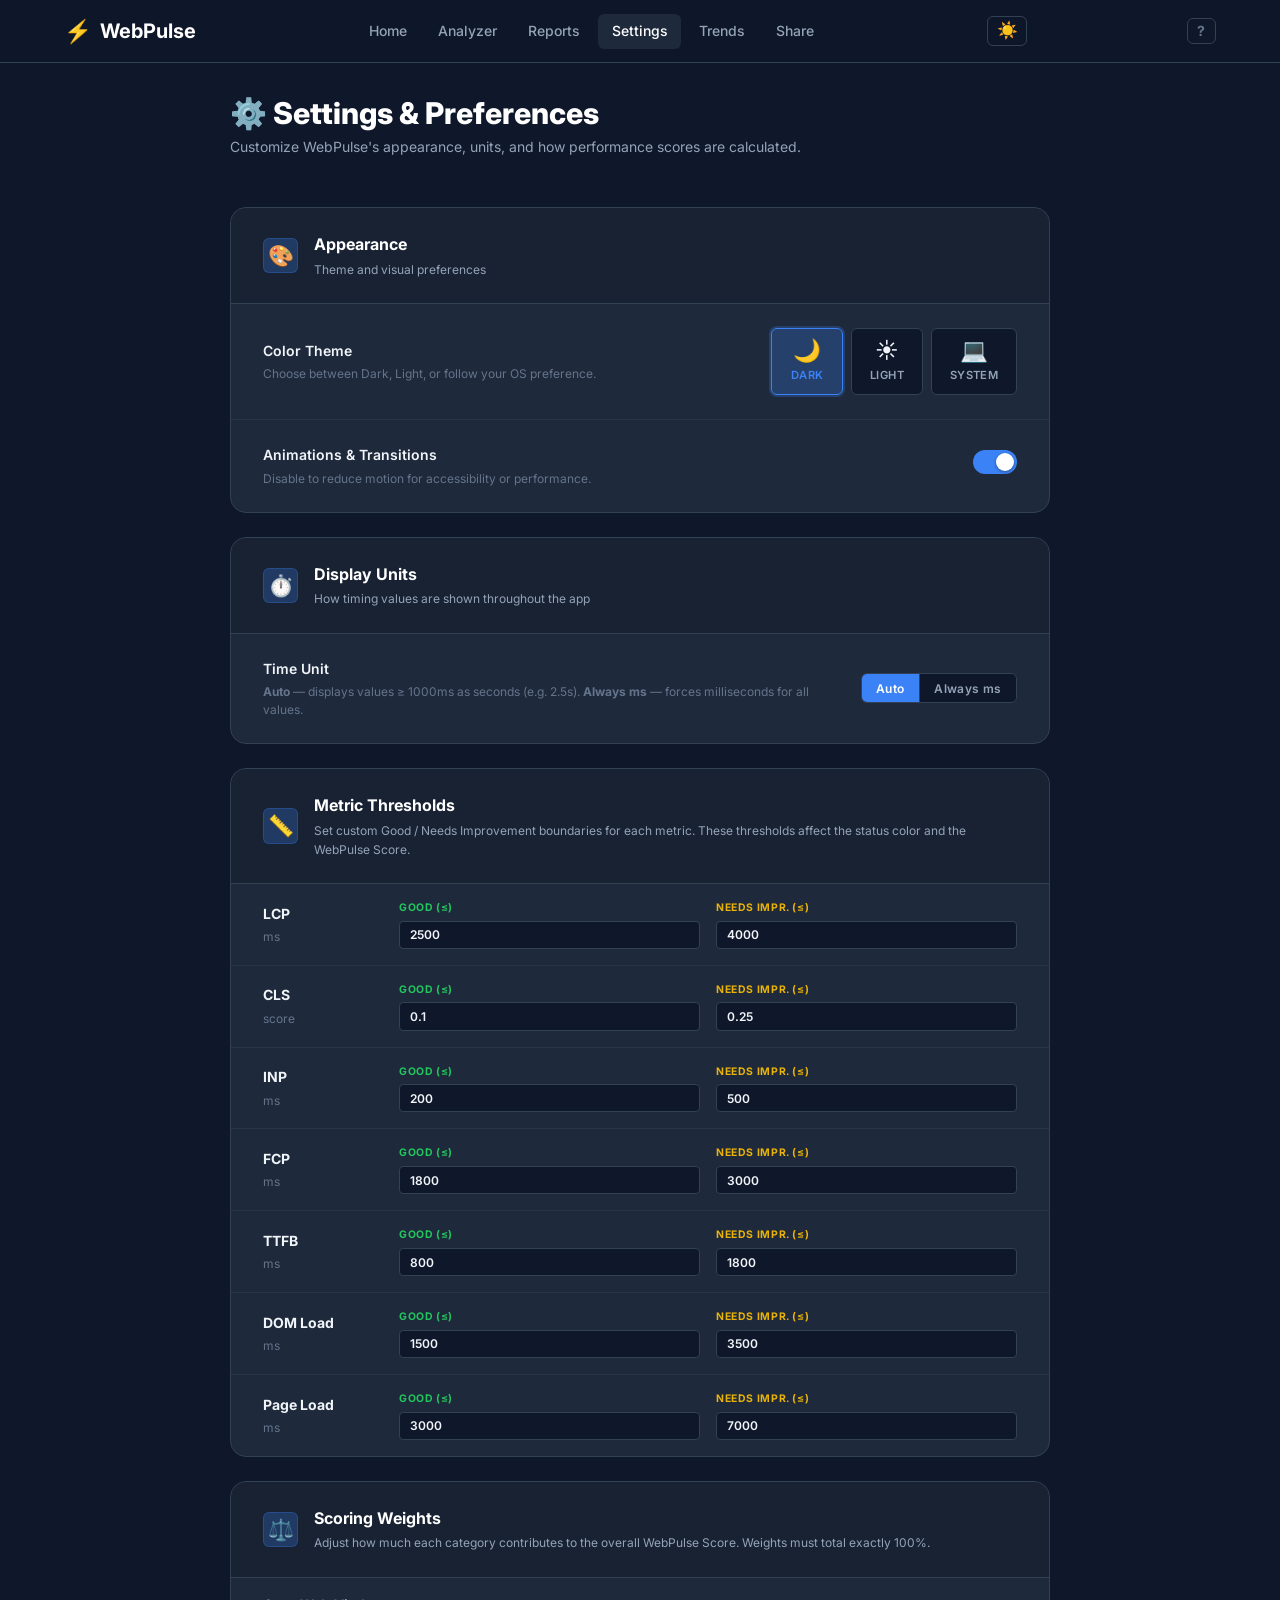
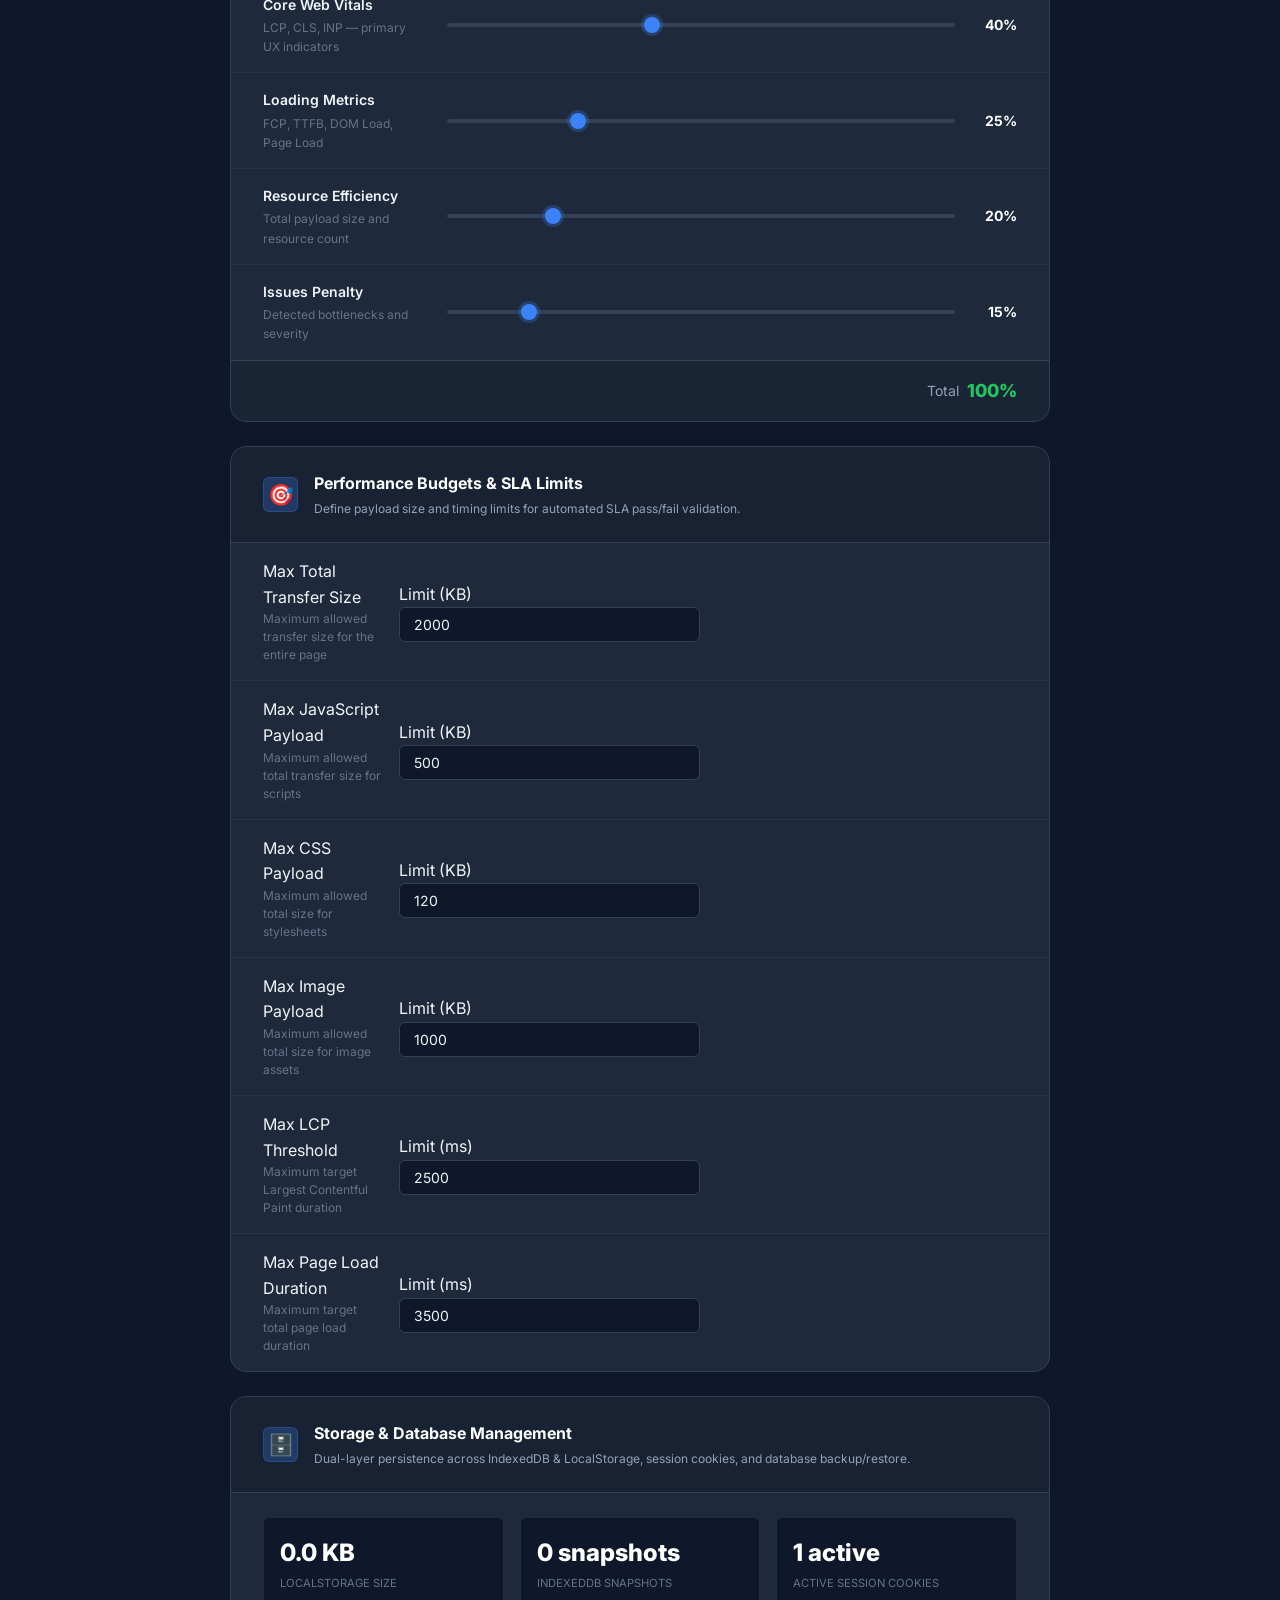
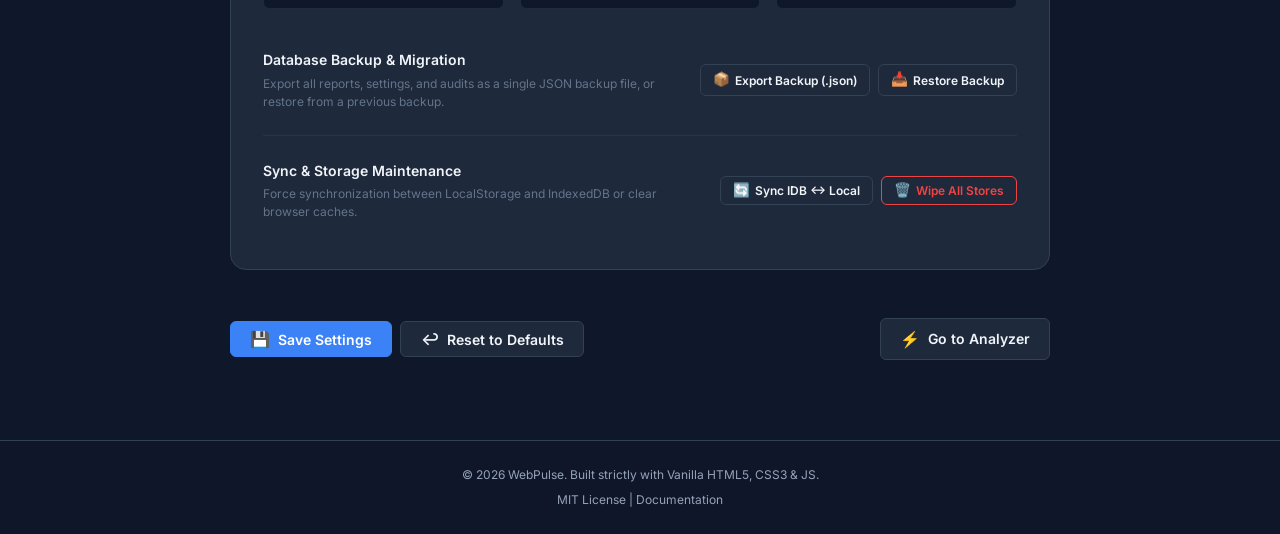
<file: html/settings.html>
<!DOCTYPE html>
<html lang="en">
<head>
    <meta charset="UTF-8">
    <meta name="viewport" content="width=device-width, initial-scale=1.0">
    <meta name="description" content="WebPulse Settings — Customize your theme, time units, metric thresholds, and scoring weights.">
    <title>Settings — WebPulse</title>
    <link rel="stylesheet" href="../css/style.css">
    <link rel="stylesheet" href="../css/settings.css">
    <link rel="stylesheet" href="../css/audits.css">
</head>
<body>
    <!-- Main Header & Navigation -->
    <header class="app-header">
        <div class="header-container">
            <a href="index.html" class="brand-logo">
                <span class="logo-icon">⚡</span>
                <span class="logo-text">WebPulse</span>
            </a>
            <nav class="main-nav">
                <a href="index.html"    class="nav-link">Home</a>
                <a href="analyzer.html" class="nav-link">Analyzer</a>
                <a href="reports.html"  class="nav-link">Reports</a>
                <a href="settings.html" class="nav-link active">Settings</a>
            </nav>
            <button class="nav-toggle" id="navToggle" aria-label="Toggle navigation menu">
                <span class="hamburger-bar"></span>
                <span class="hamburger-bar"></span>
                <span class="hamburger-bar"></span>
            </button>
        </div>
    </header>

    <main id="mainContent" class="settings-main">
        <div class="settings-container">

            <!-- Page Header -->
            <div class="settings-page-header animate-slide-up">
                <h1>⚙️ Settings & Preferences</h1>
                <p>Customize WebPulse's appearance, units, and how performance scores are calculated.</p>
            </div>

            <!-- ── Section 1: Appearance ── -->
            <section class="settings-section animate-slide-up" style="animation-delay:.05s">
                <div class="settings-section-header">
                    <div class="settings-section-icon">🎨</div>
                    <div>
                        <div class="settings-section-title">Appearance</div>
                        <div class="settings-section-subtitle">Theme and visual preferences</div>
                    </div>
                </div>

                <!-- Theme -->
                <div class="setting-row">
                    <div class="setting-label-group">
                        <div class="setting-label">Color Theme</div>
                        <div class="setting-hint">Choose between Dark, Light, or follow your OS preference.</div>
                    </div>
                    <div class="setting-control">
                        <div class="theme-picker" id="themePicker" role="radiogroup" aria-label="Color theme">
                            <label class="theme-option">
                                <input type="radio" name="theme" value="dark" id="themeDark">
                                <div class="theme-card">
                                    <span class="theme-icon">🌙</span>
                                    <span class="theme-label">Dark</span>
                                </div>
                            </label>
                            <label class="theme-option">
                                <input type="radio" name="theme" value="light" id="themeLight">
                                <div class="theme-card">
                                    <span class="theme-icon">☀️</span>
                                    <span class="theme-label">Light</span>
                                </div>
                            </label>
                            <label class="theme-option">
                                <input type="radio" name="theme" value="system" id="themeSystem">
                                <div class="theme-card">
                                    <span class="theme-icon">💻</span>
                                    <span class="theme-label">System</span>
                                </div>
                            </label>
                        </div>
                    </div>
                </div>

                <!-- Animations -->
                <div class="setting-row">
                    <div class="setting-label-group">
                        <div class="setting-label">Animations & Transitions</div>
                        <div class="setting-hint">Disable to reduce motion for accessibility or performance.</div>
                    </div>
                    <div class="setting-control">
                        <label class="toggle-switch" aria-label="Enable animations">
                            <input type="checkbox" id="animationsToggle">
                            <span class="toggle-track"></span>
                        </label>
                    </div>
                </div>
            </section>

            <!-- ── Section 2: Display Units ── -->
            <section class="settings-section animate-slide-up" style="animation-delay:.1s">
                <div class="settings-section-header">
                    <div class="settings-section-icon">⏱️</div>
                    <div>
                        <div class="settings-section-title">Display Units</div>
                        <div class="settings-section-subtitle">How timing values are shown throughout the app</div>
                    </div>
                </div>

                <div class="setting-row">
                    <div class="setting-label-group">
                        <div class="setting-label">Time Unit</div>
                        <div class="setting-hint">
                            <strong>Auto</strong> — displays values ≥ 1000ms as seconds (e.g. 2.5s).
                            <strong>Always ms</strong> — forces milliseconds for all values.
                        </div>
                    </div>
                    <div class="setting-control">
                        <div class="unit-selector" role="group" aria-label="Time unit">
                            <button class="unit-btn" id="unitAuto"  data-unit="auto">Auto</button>
                            <button class="unit-btn" id="unitMs"    data-unit="ms">Always ms</button>
                        </div>
                    </div>
                </div>
            </section>

            <!-- ── Section 3: Metric Thresholds ── -->
            <section class="settings-section animate-slide-up" style="animation-delay:.15s">
                <div class="settings-section-header">
                    <div class="settings-section-icon">📏</div>
                    <div>
                        <div class="settings-section-title">Metric Thresholds</div>
                        <div class="settings-section-subtitle">
                            Set custom Good / Needs Improvement boundaries for each metric.
                            These thresholds affect the status color and the WebPulse Score.
                        </div>
                    </div>
                </div>

                <!-- Threshold rows — rendered by JS -->
                <div id="thresholdsGrid"></div>
            </section>

            <!-- ── Section 4: Scoring Weights ── -->
            <section class="settings-section animate-slide-up" style="animation-delay:.2s">
                <div class="settings-section-header">
                    <div class="settings-section-icon">⚖️</div>
                    <div>
                        <div class="settings-section-title">Scoring Weights</div>
                        <div class="settings-section-subtitle">
                            Adjust how much each category contributes to the overall WebPulse Score.
                            Weights must total exactly 100%.
                        </div>
                    </div>
                </div>

                <!-- Weight sliders — rendered by JS -->
                <div id="weightsGrid"></div>
                <div class="weight-total-row">
                    <span>Total</span>
                    <span class="weight-total-value" id="weightTotal">100%</span>
                </div>
            </section>

            <!-- ── Section 5: Performance Budgets & SLA (Day 7) ── -->
            <section class="settings-section animate-slide-up" style="animation-delay:.22s">
                <div class="settings-section-header">
                    <div class="settings-section-icon">🎯</div>
                    <div>
                        <div class="settings-section-title">Performance Budgets &amp; SLA Limits</div>
                        <div class="settings-section-subtitle">
                            Define payload size and timing limits for automated SLA pass/fail validation.
                        </div>
                    </div>
                </div>

                <!-- Budget inputs grid — rendered by JS -->
                <div id="budgetsGrid"></div>
            </section>

            <!-- ── Section 6: Storage Engine & Database Management (Day 10) ── -->
            <section class="settings-section animate-slide-up" style="animation-delay:.24s">
                <div class="settings-section-header">
                    <div class="settings-section-icon">🗄️</div>
                    <div>
                        <div class="settings-section-title">Storage &amp; Database Management</div>
                        <div class="settings-section-subtitle">
                            Dual-layer persistence across IndexedDB &amp; LocalStorage, session cookies, and database backup/restore.
                        </div>
                    </div>
                </div>

                <div style="padding: var(--space-lg) var(--space-xl);">
                    <div class="storage-kpi-grid">
                        <div class="storage-kpi-card">
                            <span class="storage-kpi-val" id="statLocalBytes">0 KB</span>
                            <span class="storage-kpi-label">LocalStorage Size</span>
                        </div>
                        <div class="storage-kpi-card">
                            <span class="storage-kpi-val" id="statIdbCount">0</span>
                            <span class="storage-kpi-label">IndexedDB Snapshots</span>
                        </div>
                        <div class="storage-kpi-card">
                            <span class="storage-kpi-val" id="statCookiesCount">0</span>
                            <span class="storage-kpi-label">Active Session Cookies</span>
                        </div>
                    </div>

                    <div class="setting-row" style="padding-left:0; padding-right:0;">
                        <div class="setting-label-group">
                            <div class="setting-label">Database Backup &amp; Migration</div>
                            <div class="setting-hint">
                                Export all reports, settings, and audits as a single JSON backup file, or restore from a previous backup.
                            </div>
                        </div>
                        <div class="setting-control">
                            <div class="storage-btn-group">
                                <button class="btn btn-secondary btn-sm" id="exportDbBtn">
                                    <span class="btn-icon">📦</span> Export Backup (.json)
                                </button>
                                <label class="btn btn-secondary btn-sm" style="cursor:pointer; margin-bottom:0;">
                                    <span class="btn-icon">📥</span> Restore Backup
                                    <input type="file" id="importDbInput" accept=".json" style="display:none;">
                                </label>
                            </div>
                        </div>
                    </div>

                    <div class="setting-row" style="padding-left:0; padding-right:0;">
                        <div class="setting-label-group">
                            <div class="setting-label">Sync &amp; Storage Maintenance</div>
                            <div class="setting-hint">
                                Force synchronization between LocalStorage and IndexedDB or clear browser caches.
                            </div>
                        </div>
                        <div class="setting-control">
                            <div class="storage-btn-group">
                                <button class="btn btn-secondary btn-sm" id="forceSyncDbBtn">
                                    <span class="btn-icon">🔄</span> Sync IDB &harr; Local
                                </button>
                                <button class="btn btn-danger btn-sm" id="wipeAllDatabasesBtn">
                                    <span class="btn-icon">🗑️</span> Wipe All Stores
                                </button>
                            </div>
                        </div>
                    </div>
                </div>
            </section>

            <!-- ── Actions Bar ── -->
            <div class="settings-actions animate-slide-up" style="animation-delay:.25s">
                <div class="settings-actions-left">
                    <button class="btn btn-primary" id="saveSettingsBtn">
                        <span class="btn-icon">💾</span> Save Settings
                    </button>
                    <button class="btn btn-secondary" id="resetSettingsBtn">
                        <span class="btn-icon">↩️</span> Reset to Defaults
                    </button>
                </div>
                <a href="analyzer.html" class="btn btn-secondary">
                    <span class="btn-icon">⚡</span> Go to Analyzer
                </a>
            </div>

        </div><!-- /.settings-container -->
    </main>

    <!-- Footer -->
    <footer class="app-footer">
        <div class="footer-container">
            <p>&copy; 2026 WebPulse. Built strictly with Vanilla HTML5, CSS3 &amp; JS.</p>
            <p><a href="../LICENSE" target="_blank" rel="noopener noreferrer">MIT License</a> | <a href="../README.md" target="_blank" rel="noopener noreferrer">Documentation</a></p>
        </div>
    </footer>

    <!-- Scripts -->
    <script src="../js/settings.js"></script>
    <script src="../js/main.js"></script>
    <script src="../js/storage.js"></script>
    <script src="../js/idb-storage.js"></script>
    <script src="../js/settings-page.js"></script>
</body>
</html>
</file>
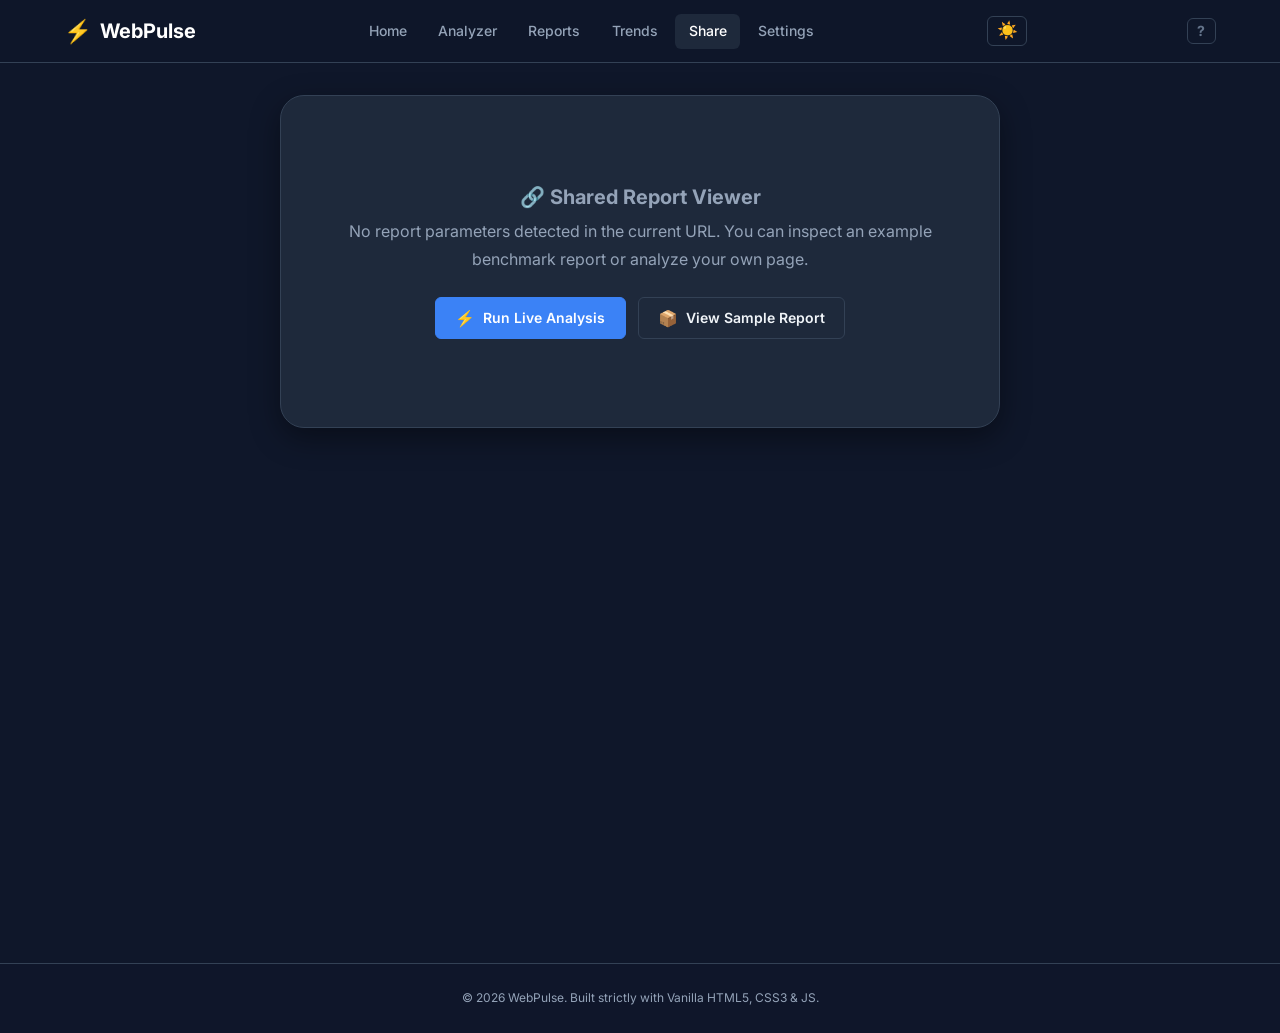
<file: html/share.html>
<!DOCTYPE html>
<html lang="en">
<head>
    <meta charset="UTF-8">
    <meta name="viewport" content="width=device-width, initial-scale=1.0">
    <meta name="description" content="WebPulse Shared Performance Report — View a shared web performance snapshot.">
    <title>Shared Performance Report — WebPulse</title>
    <link rel="preconnect" href="https://fonts.googleapis.com">
    <link rel="stylesheet" href="https://fonts.googleapis.com/css2?family=Inter:ital,wght@0,400;0,500;0,600;0,700;0,800;0,900;1,400&display=swap">
    <link rel="stylesheet" href="../css/style.css">
    <style>
        /* ── Share page overrides ─────────────────────────── */
        .share-wrap {
            min-height: 100vh;
            display: flex;
            flex-direction: column;
            align-items: center;
            justify-content: flex-start;
            padding: 2rem 1rem 4rem;
            background: var(--bg-dark);
        }
        .share-card {
            width: 100%;
            max-width: 720px;
            background: var(--bg-card);
            border: 1px solid var(--border-color);
            border-radius: var(--radius-xl);
            padding: 2.5rem;
            box-shadow: var(--shadow-lg);
            animation: fadeSlideUp .5s ease both;
        }
        @keyframes fadeSlideUp {
            from { opacity:0; transform:translateY(16px); }
            to   { opacity:1; transform:translateY(0); }
        }
        .share-brand {
            display: flex;
            align-items: center;
            gap: .5rem;
            font-size: 1.1rem;
            font-weight: 800;
            color: var(--primary);
            margin-bottom: 1.5rem;
            text-decoration: none;
        }
        .share-title {
            font-size: 1.5rem;
            font-weight: 800;
            color: var(--text-main);
            margin-bottom: .25rem;
            word-break: break-word;
        }
        .share-meta {
            font-size: .8rem;
            color: var(--text-muted);
            margin-bottom: 2rem;
        }
        .share-score-row {
            display: flex;
            align-items: center;
            gap: 1.5rem;
            margin-bottom: 2rem;
            flex-wrap: wrap;
        }
        .share-score-badge {
            font-size: 3.5rem;
            font-weight: 900;
            line-height: 1;
        }
        .share-score-badge.good   { color: var(--good); }
        .share-score-badge.needs  { color: var(--needs-improvement); }
        .share-score-badge.poor   { color: var(--poor); }
        .share-score-sub { font-size: .85rem; color: var(--text-muted); }
        .share-section-label {
            font-size: .7rem;
            font-weight: 700;
            letter-spacing: .07em;
            text-transform: uppercase;
            color: var(--text-dimmed);
            margin-bottom: .75rem;
            padding-bottom: .4rem;
            border-bottom: 1px solid var(--border-color);
        }
        .share-metrics-grid {
            display: grid;
            grid-template-columns: repeat(auto-fill, minmax(130px, 1fr));
            gap: .75rem;
            margin-bottom: 1.75rem;
        }
        .share-metric-box {
            background: var(--bg-dark);
            border: 1px solid var(--border-color);
            border-radius: var(--radius-md);
            padding: .9rem 1rem;
        }
        .share-metric-label {
            font-size: .65rem;
            font-weight: 700;
            letter-spacing: .06em;
            text-transform: uppercase;
            color: var(--text-dimmed);
            margin-bottom: .3rem;
        }
        .share-metric-val {
            font-size: 1.25rem;
            font-weight: 800;
            color: var(--text-main);
        }
        .share-tags { font-size: .8rem; color: var(--text-muted); margin-top: .5rem; }
        .share-cta {
            margin-top: 2rem;
            display: flex;
            gap: .75rem;
            flex-wrap: wrap;
        }
        .share-error {
            text-align: center;
            padding: 3rem 1rem;
            color: var(--text-muted);
        }
        .share-error h2 { font-size: 1.25rem; margin-bottom: .5rem; color: var(--text-primary); }
    </style>
</head>
<body>
    <header class="app-header">
        <div class="header-container">
            <a href="index.html" class="brand-logo">
                <span class="logo-icon">⚡</span>
                <span class="logo-text">WebPulse</span>
            </a>
            <nav class="main-nav">
                <a href="index.html"    class="nav-link">Home</a>
                <a href="analyzer.html" class="nav-link">Analyzer</a>
                <a href="reports.html"  class="nav-link">Reports</a>
            </nav>
        </div>
    </header>

    <div class="share-wrap">
        <div class="share-card" id="shareCard">
            <!-- Populated by JS -->
            <div class="share-error">
                <p>⏳ Loading shared report…</p>
            </div>
        </div>
    </div>

    <footer class="app-footer">
        <div class="footer-container">
            <p>&copy; 2026 WebPulse. Built strictly with Vanilla HTML5, CSS3 &amp; JS.</p>
        </div>
    </footer>

    <script src="../js/settings.js"></script>
    <script src="../js/main.js"></script>
    <script src="../js/export.js"></script>
    <script>
    'use strict';
    (function() {
        var card = document.getElementById('shareCard');
        var snap = window.WebPulse.export.loadSharedReport();

        function renderCard(s) {
            function scoreClass(sc) { return sc >= 75 ? 'good' : sc >= 50 ? 'needs' : 'poor'; }
            function mBox(label, val) {
                if (!val) return '';
                return '<div class="share-metric-box"><div class="share-metric-label">' + label + '</div><div class="share-metric-val">' + val + '</div></div>';
            }

            var tags = s.tg ? s.tg.split(',').filter(Boolean).map(function(t){ return '<span class="tag-chip">' + t.trim() + '</span>'; }).join('') : '';

            card.innerHTML =
                '<a href="index.html" class="share-brand">⚡ WebPulse &nbsp;<span style="font-weight:400;font-size:.85rem;color:var(--text-muted)">Shared Report</span></a>' +
                '<div class="share-title">' + s.t + '</div>' +
                '<div class="share-meta">Captured: ' + new Date(s.ts).toLocaleString() + '</div>' +

                '<div class="share-score-row">' +
                '<div class="share-score-badge ' + scoreClass(s.sc) + '">' + s.sc + '</div>' +
                '<div><div style="font-size:1.1rem;font-weight:700;color:var(--text-main)">' + s.rt + '</div><div class="share-score-sub">WebPulse Score / 100</div></div>' +
                '</div>' +

                '<div class="share-section-label">Core Web Vitals</div>' +
                '<div class="share-metrics-grid">' +
                mBox('LCP', s.lcp) + mBox('CLS', s.cls) + mBox('INP', s.inp) +
                '</div>' +

                '<div class="share-section-label">Loading Performance</div>' +
                '<div class="share-metrics-grid">' +
                mBox('FCP', s.fcp) + mBox('TTFB', s.ttfb) + mBox('Page Load', s.pl) +
                '</div>' +

                '<div class="share-section-label">Resources</div>' +
                '<div class="share-metrics-grid">' +
                mBox('Count', s.rc != null ? String(s.rc) : null) + mBox('Total Size', s.rs) +
                '</div>' +

                (tags ? '<div class="share-tags"><strong>Tags:</strong> ' + tags + '</div>' : '') +

                '<div class="share-cta">' +
                '<a href="analyzer.html" class="btn btn-primary"><span class="btn-icon">⚡</span> Analyze My Page</a>' +
                '<a href="reports.html"  class="btn btn-secondary"><span class="btn-icon">📁</span> View My Reports</a>' +
                '</div>';

            document.title = s.t + ' — WebPulse Shared Report';
        }

        if (!snap) {
            card.innerHTML = '<div class="share-error">' +
                '<h2>🔗 Shared Report Viewer</h2>' +
                '<p>No report parameters detected in the current URL. You can inspect an example benchmark report or analyze your own page.</p>' +
                '<div style="display:flex;gap:0.75rem;justify-content:center;margin-top:1.5rem;flex-wrap:wrap;">' +
                '<a href="analyzer.html" class="btn btn-primary"><span class="btn-icon">⚡</span> Run Live Analysis</a>' +
                '<button class="btn btn-secondary" id="loadSampleCardBtn"><span class="btn-icon">📦</span> View Sample Report</button>' +
                '</div>' +
                '</div>';

            var sampleBtn = document.getElementById('loadSampleCardBtn');
            if (sampleBtn) {
                sampleBtn.addEventListener('click', function() {
                    renderCard({
                        t: 'Sample E-Commerce Storefront Benchmark',
                        ts: Date.now() - 3600000,
                        sc: 88,
                        rt: 'Good',
                        lcp: '1.95s',
                        cls: '0.040',
                        inp: '140ms',
                        fcp: '1.20s',
                        ttfb: '180ms',
                        pl: '2.40s',
                        rc: 28,
                        rs: '1.15 MB',
                        tg: 'sample, benchmark, storefront'
                    });
                });
            }
            return;
        }

        renderCard(snap);
    })();
    </script>
</body>
</html>
</file>
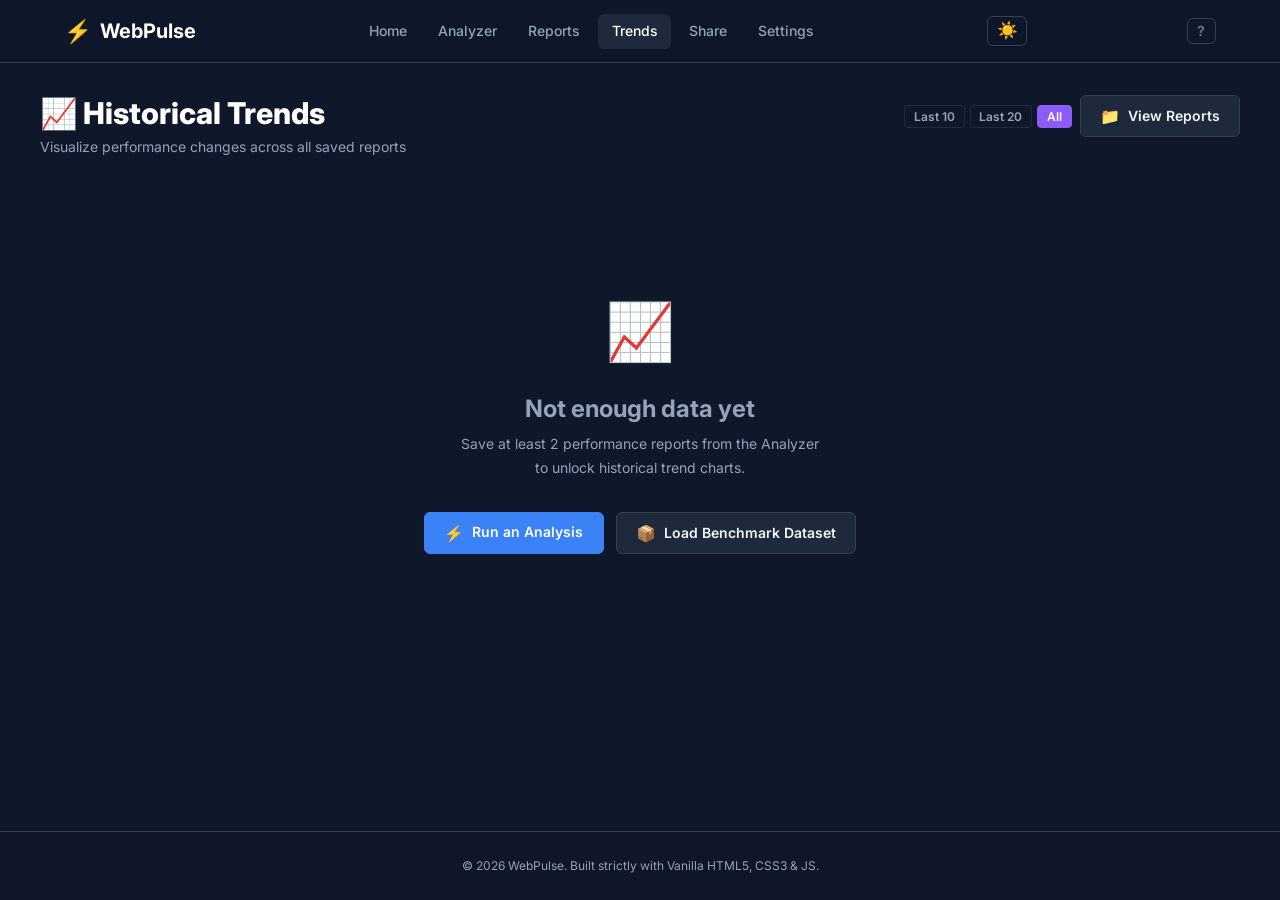
<file: html/trends.html>
<!DOCTYPE html>
<html lang="en">
<head>
    <meta charset="UTF-8">
    <meta name="viewport" content="width=device-width, initial-scale=1.0">
    <meta name="description" content="WebPulse Historical Trends — Visualise your performance metrics over time with interactive charts.">
    <title>Historical Trends — WebPulse Performance Dashboard</title>
    <link rel="preconnect" href="https://fonts.googleapis.com">
    <link rel="stylesheet" href="https://fonts.googleapis.com/css2?family=Inter:wght@400;500;600;700;800;900&display=swap">
    <link rel="stylesheet" href="../css/style.css">
    <link rel="stylesheet" href="../css/trends.css">
</head>
<body>

    <!-- Header & Navigation -->
    <header class="app-header">
        <div class="header-container">
            <a href="index.html" class="brand-logo">
                <span class="logo-icon">⚡</span>
                <span class="logo-text">WebPulse</span>
            </a>
            <nav class="main-nav">
                <a href="index.html"    class="nav-link">Home</a>
                <a href="analyzer.html" class="nav-link">Analyzer</a>
                <a href="reports.html"  class="nav-link">Reports</a>
                <a href="trends.html"   class="nav-link active">Trends</a>
            </nav>
            <button class="nav-toggle" id="navToggle" aria-label="Toggle navigation menu">
                <span class="hamburger-bar"></span>
                <span class="hamburger-bar"></span>
                <span class="hamburger-bar"></span>
            </button>
        </div>
    </header>

    <main id="mainContent" class="trends-main">
        <div class="trends-container">

            <!-- Page Header -->
            <section class="trends-header">
                <div class="trends-header-left">
                    <h1>📈 Historical Trends</h1>
                    <p>Visualize performance changes across all saved reports</p>
                </div>
                <div class="trends-header-actions">
                    <!-- Range Filter -->
                    <div class="range-filter" role="group" aria-label="Report range filter">
                        <button class="range-btn" data-range="10">Last 10</button>
                        <button class="range-btn" data-range="20">Last 20</button>
                        <button class="range-btn active" data-range="all">All</button>
                    </div>
                    <a href="reports.html" class="btn btn-secondary">
                        <span class="btn-icon">📁</span> View Reports
                    </a>
                </div>
            </section>

            <!-- Dynamic content (stats + charts OR empty state) -->
            <div id="trendsContent">

                <!-- ── Summary Stat Cards ── -->
                <div class="trends-stats-grid" id="statCards">
                    <div class="stat-card stat-total">
                        <div class="stat-label">Reports Analyzed</div>
                        <div class="stat-value" id="statTotal">—</div>
                        <div class="stat-sub">in selected range</div>
                    </div>
                    <div class="stat-card stat-best">
                        <div class="stat-label">Best Score</div>
                        <div class="stat-value" id="statBest">—</div>
                        <div class="stat-sub">highest recorded</div>
                    </div>
                    <div class="stat-card stat-avg">
                        <div class="stat-label">Average Score</div>
                        <div class="stat-value" id="statAvg">—</div>
                        <div class="stat-sub">across range</div>
                    </div>
                    <div class="stat-card stat-worst">
                        <div class="stat-label">Worst Score</div>
                        <div class="stat-value" id="statWorst">—</div>
                        <div class="stat-sub">lowest recorded</div>
                    </div>
                    <div class="stat-card stat-trend">
                        <div class="stat-label">Score Trend</div>
                        <div class="stat-value">
                            <span class="stat-trend-arrow flat" id="statTrendArrow">→</span>
                        </div>
                        <div class="stat-sub" id="statTrendSub">no change</div>
                    </div>
                </div>

                <!-- ── Score Over Time (Full Width) ── -->
                <section class="chart-section">
                    <div class="chart-card">
                        <div class="chart-card-header">
                            <div>
                                <div class="chart-card-title">⚡ WebPulse Score Over Time</div>
                                <div class="chart-card-subtitle">Trend of the overall performance score across saved reports</div>
                            </div>
                        </div>
                        <div class="chart-canvas-wrap chart-tall">
                            <canvas id="scoreChart" aria-label="WebPulse Score trend line chart"></canvas>
                        </div>
                        <div class="chart-legend">
                            <div class="legend-item">
                                <span class="legend-dot" style="background:#3b82f6"></span>
                                WebPulse Score
                            </div>
                            <div class="legend-threshold">
                                <span class="legend-dashed good"></span>
                                Good threshold (75)
                            </div>
                            <div class="legend-threshold">
                                <span class="legend-dashed needs"></span>
                                Needs Work threshold (50)
                            </div>
                        </div>
                    </div>
                </section>

                <!-- ── Two Charts Side-by-Side ── -->
                <div class="charts-grid">

                    <!-- Core Web Vitals -->
                    <div class="chart-card">
                        <div class="chart-card-header">
                            <div>
                                <div class="chart-card-title">🎯 Core Web Vitals</div>
                                <div class="chart-card-subtitle">LCP, FCP & TTFB over time (ms)</div>
                            </div>
                        </div>
                        <div class="chart-canvas-wrap">
                            <canvas id="cwvChart" aria-label="Core Web Vitals line chart"></canvas>
                        </div>
                        <div class="chart-legend">
                            <div class="legend-item">
                                <span class="legend-line" style="background:#8b5cf6"></span>LCP
                            </div>
                            <div class="legend-item">
                                <span class="legend-line" style="background:#06b6d4"></span>FCP
                            </div>
                            <div class="legend-item">
                                <span class="legend-line" style="background:#f97316"></span>TTFB
                            </div>
                        </div>
                    </div>

                    <!-- Single Metric (Loading) with Tab Selector -->
                    <div class="chart-card">
                        <div class="chart-card-header">
                            <div>
                                <div class="chart-card-title" id="loadingChartTitle">Page Load Over Time</div>
                                <div class="chart-card-subtitle">Select a metric to visualize</div>
                            </div>
                        </div>
                        <!-- Metric Selector Tabs -->
                        <div class="metric-tabs-section">
                            <span class="metric-tabs-label">Metric:</span>
                            <div class="metric-tabs" role="tablist" aria-label="Select metric to chart">
                                <button class="metric-tab-btn" data-metric="lcp"      role="tab">LCP</button>
                                <button class="metric-tab-btn" data-metric="cls"      role="tab">CLS</button>
                                <button class="metric-tab-btn" data-metric="inp"      role="tab">INP</button>
                                <button class="metric-tab-btn" data-metric="fcp"      role="tab">FCP</button>
                                <button class="metric-tab-btn" data-metric="ttfb"     role="tab">TTFB</button>
                                <button class="metric-tab-btn active" data-metric="pageLoad" role="tab">Page Load</button>
                            </div>
                        </div>
                        <div class="chart-canvas-wrap">
                            <canvas id="loadingChart" aria-label="Single metric trend line chart"></canvas>
                        </div>
                    </div>

                </div><!-- /.charts-grid -->

                <!-- ── Resource Bar Chart (Full Width) ── -->
                <section class="chart-section">
                    <div class="chart-card">
                        <div class="chart-card-header">
                            <div>
                                <div class="chart-card-title">📦 Page Size Over Time</div>
                                <div class="chart-card-subtitle">Total transfer size of all resources per report</div>
                            </div>
                        </div>
                        <div class="chart-canvas-wrap">
                            <canvas id="resourceChart" aria-label="Resource page size bar chart"></canvas>
                        </div>
                        <div class="chart-legend">
                            <div class="legend-item">
                                <span class="legend-dot" style="background:#34d399"></span>
                                Total Page Size
                            </div>
                        </div>
                    </div>
                </section>

                <!-- ── Sparklines Row ── -->
                <section class="sparklines-section">
                    <h2>📊 Metric Snapshots</h2>
                    <div class="sparklines-grid" id="sparklinesGrid">
                        <!-- Populated by trends.js -->
                    </div>
                </section>

            </div><!-- /#trendsContent -->

        </div><!-- /.trends-container -->
    </main>

    <footer class="app-footer">
        <div class="footer-container">
            <p>&copy; 2026 WebPulse. Built strictly with Vanilla HTML5, CSS3 &amp; JS.</p>
        </div>
    </footer>

    <!-- Scripts -->
    <script src="../js/settings.js"></script>
    <script src="../js/main.js"></script>
    <script src="../js/storage.js"></script>
    <script src="../js/charts.js"></script>
    <script src="../js/trends.js"></script>

</body>
</html>
</file>
<file: css/style.css>
/* Inter from Google Fonts */
@import url('https://fonts.googleapis.com/css2?family=Inter:wght@400;500;600;700;800&display=swap');

/* ─── Design Tokens ─────────────────────────────────────── */
:root {
    /* Colors */
    --bg-dark:                #0f172a;
    --bg-card:                #1e293b;
    --bg-card-hover:          #263348;
    --border-color:           #334155;
    --border-subtle:          rgba(51, 65, 85, 0.5);

    --text-main:              #f1f5f9;
    --text-muted:             #94a3b8;
    --text-bright:            #ffffff;
    --text-dimmed:            #64748b;

    --primary:                #3b82f6;
    --primary-hover:          #2563eb;
    --primary-glow:           rgba(59, 130, 246, 0.25);
    --accent:                 #8b5cf6;
    --accent-hover:           #7c3aed;

    /* Semantic status colors */
    --good:                   #22c55e;
    --good-bg:                rgba(34, 197, 94, 0.12);
    --needs-improvement:      #eab308;
    --needs-improvement-bg:   rgba(234, 179, 8, 0.12);
    --poor:                   #ef4444;
    --poor-bg:                rgba(239, 68, 68, 0.12);

    --danger:                 #ef4444;
    --danger-hover:           #dc2626;
    --info:                   #38bdf8;
    --info-bg:                rgba(56, 189, 248, 0.1);

    /* Spacing */
    --space-xs:   0.25rem;
    --space-sm:   0.5rem;
    --space-md:   1rem;
    --space-lg:   1.5rem;
    --space-xl:   2rem;
    --space-2xl:  3rem;
    --space-3xl:  4rem;

    /* Border Radius */
    --radius-xs:  4px;
    --radius-sm:  6px;
    --radius-md:  12px;
    --radius-lg:  16px;
    --radius-xl:  24px;
    --radius-full: 9999px;

    /* Typography */
    --font-family: 'Inter', -apple-system, BlinkMacSystemFont, 'Segoe UI', Roboto, sans-serif;
    --font-xs:    0.75rem;
    --font-sm:    0.875rem;
    --font-base:  1rem;
    --font-md:    1.125rem;
    --font-lg:    1.25rem;
    --font-xl:    1.5rem;
    --font-2xl:   1.875rem;
    --font-3xl:   2.25rem;
    --font-4xl:   3rem;

    /* Shadows */
    --shadow-sm:  0 1px 3px rgba(0, 0, 0, 0.3);
    --shadow-md:  0 4px 12px rgba(0, 0, 0, 0.35);
    --shadow-lg:  0 10px 30px rgba(0, 0, 0, 0.4);
    --shadow-glow: 0 0 20px var(--primary-glow);

    /* Transitions */
    --transition-fast:   0.15s ease;
    --transition-base:   0.2s ease;
    --transition-slow:   0.35s ease;
}

/* ─── Light Theme Overrides ──────────────────────────────── */
[data-theme="light"] {
    /* Backgrounds */
    --bg-dark:                #f1f5f9;
    --bg-card:                #ffffff;
    --bg-card-hover:          #f8fafc;

    /* Borders */
    --border-color:           #cbd5e1;
    --border-subtle:          rgba(203, 213, 225, 0.6);

    /* Text */
    --text-main:              #0f172a;
    --text-muted:             #475569;
    --text-bright:            #0f172a;
    --text-dimmed:            #94a3b8;

    /* Shadows */
    --shadow-sm:  0 1px 3px rgba(0, 0, 0, 0.08);
    --shadow-md:  0 4px 12px rgba(0, 0, 0, 0.1);
    --shadow-lg:  0 10px 30px rgba(0, 0, 0, 0.12);
}

[data-theme="light"] .app-header {
    background: rgba(241, 245, 249, 0.9);
    border-bottom-color: var(--border-color);
}

[data-theme="light"] .brand-logo { color: var(--text-bright); }

[data-theme="light"] .main-nav {
    background: var(--bg-card);
}

[data-theme="light"] .nav-link:hover,
[data-theme="light"] .nav-link.active {
    background: var(--bg-dark);
    color: var(--text-bright);
}

[data-theme="light"] .app-footer {
    background: rgba(241, 245, 249, 0.7);
    border-top-color: var(--border-color);
}

[data-theme="light"] .card {
    box-shadow: var(--shadow-sm);
}

[data-theme="light"] .form-control,
[data-theme="light"] .form-select {
    background: #fff;
    color: var(--text-main);
    border-color: var(--border-color);
}

[data-theme="light"] .btn-secondary {
    background: #fff;
    color: var(--text-main);
    border-color: var(--border-color);
}

[data-theme="light"] .btn-secondary:hover:not(:disabled) {
    background: var(--bg-dark);
}

[data-theme="light"] .data-table thead {
    background: var(--bg-dark);
}

[data-theme="light"] .data-table tbody tr:hover {
    background: rgba(241, 245, 249, 0.8);
}

[data-theme="light"] .status-badge {
    background: #fff;
    border-color: var(--border-color);
}

[data-theme="light"] .info-banner {
    background: rgba(56, 189, 248, 0.07);
}

/* ─── No Animations Utility ──────────────────────────────── */
.no-animations *,
.no-animations *::before,
.no-animations *::after {
    animation-duration: 0.001ms !important;
    animation-delay: 0.001ms !important;
    transition-duration: 0.001ms !important;
}

/* ─── Reset ─────────────────────────────────────────────── */
*, *::before, *::after {
    box-sizing: border-box;
    margin: 0;
    padding: 0;
}

/* ─── Base ───────────────────────────────────────────────── */
html { scroll-behavior: smooth; }

body {
    background-color: var(--bg-dark);
    color: var(--text-main);
    font-family: var(--font-family);
    font-size: var(--font-base);
    line-height: 1.6;
    min-height: 100vh;
    display: flex;
    flex-direction: column;
    -webkit-font-smoothing: antialiased;
}

main { flex: 1; }

a {
    color: var(--primary);
    text-decoration: none;
    transition: color var(--transition-base);
}
a:hover { color: #60a5fa; }

img { max-width: 100%; display: block; }

/* ─── Typography ─────────────────────────────────────────── */
h1 { font-size: var(--font-2xl); font-weight: 800; line-height: 1.2; }
h2 { font-size: var(--font-xl);  font-weight: 700; line-height: 1.3; }
h3 { font-size: var(--font-lg);  font-weight: 600; line-height: 1.4; }
h4 { font-size: var(--font-md);  font-weight: 600; }

p   { color: var(--text-muted); line-height: 1.7; }

/* ─── Keyframe Animations ────────────────────────────────── */
@keyframes fadeIn {
    from { opacity: 0; }
    to   { opacity: 1; }
}

@keyframes slideUp {
    from { opacity: 0; transform: translateY(20px); }
    to   { opacity: 1; transform: translateY(0); }
}

/* Pulsing glow used on score circle and status indicators */
@keyframes pulseGlow {
    0%, 100% { box-shadow: 0 0 12px var(--primary-glow); }
    50%       { box-shadow: 0 0 28px var(--primary-glow), 0 0 8px var(--primary); }
}

@keyframes spin {
    to { transform: rotate(360deg); }
}

.animate-fade-in  { animation: fadeIn  0.4s ease both; }
.animate-slide-up { animation: slideUp 0.5s ease both; }

/* ─── Header / Navigation ────────────────────────────────── */
.app-header {
    background: rgba(15, 23, 42, 0.88);
    backdrop-filter: blur(14px);
    -webkit-backdrop-filter: blur(14px);
    border-bottom: 1px solid var(--border-color);
    position: sticky;
    top: 0;
    z-index: 200;
}

.header-container {
    max-width: 1200px;
    margin: 0 auto;
    padding: 0.85rem var(--space-lg);
    display: flex;
    align-items: center;
    justify-content: space-between;
}

.brand-logo {
    display: flex;
    align-items: center;
    gap: var(--space-sm);
    font-size: var(--font-lg);
    font-weight: 700;
    color: var(--text-bright);
}
.brand-logo:hover { color: var(--text-bright); }

.logo-icon {
    font-size: 1.4rem;
    display: inline-flex;
    align-items: center;
    justify-content: center;
    line-height: 1;
    animation: none !important;
    transform: none !important;
    user-select: none;
}

.main-nav {
    display: flex;
    align-items: center;
    gap: var(--space-xs);
}

.nav-link {
    color: var(--text-muted);
    font-size: var(--font-sm);
    font-weight: 500;
    padding: 0.4rem 0.85rem;
    border-radius: var(--radius-sm);
    transition: all var(--transition-base);
}
.nav-link:hover,
.nav-link.active {
    color: var(--text-bright);
    background: var(--bg-card);
}

/* Hamburger — hidden on desktop */
.nav-toggle {
    display: none;
    background: transparent;
    border: none;
    cursor: pointer;
    flex-direction: column;
    gap: 5px;
    padding: 4px;
}

.hamburger-bar {
    width: 22px;
    height: 2px;
    background-color: var(--text-main);
    border-radius: 2px;
    transition: background var(--transition-base);
}

/* Theme toggle quick-button in header */
.theme-toggle-btn {
    background: transparent;
    border: 1px solid var(--border-color);
    border-radius: var(--radius-sm);
    cursor: pointer;
    font-size: 1.05rem;
    line-height: 1;
    padding: 0.35rem 0.55rem;
    transition: all var(--transition-base);
    color: var(--text-muted);
    display: flex;
    align-items: center;
    justify-content: center;
    animation: none !important;
    transform: none !important;
}

.theme-toggle-btn:hover {
    background: var(--bg-card);
    border-color: #475569;
    color: var(--text-main);
}

/* ─── Buttons ────────────────────────────────────────────── */
.btn {
    display: inline-flex;
    align-items: center;
    gap: var(--space-sm);
    padding: 0.55rem 1.2rem;
    border-radius: var(--radius-sm);
    font-family: var(--font-family);
    font-size: var(--font-sm);
    font-weight: 600;
    border: 1px solid transparent;
    cursor: pointer;
    transition: all var(--transition-base);
    white-space: nowrap;
    text-decoration: none;
}
.btn:disabled {
    opacity: 0.45;
    cursor: not-allowed;
}

.btn-primary {
    background: var(--primary);
    color: #fff;
    border-color: var(--primary);
}
.btn-primary:hover:not(:disabled) {
    background: var(--primary-hover);
    border-color: var(--primary-hover);
    box-shadow: var(--shadow-glow);
    color: #fff;
}

.btn-secondary {
    background: var(--bg-card);
    color: var(--text-main);
    border-color: var(--border-color);
}
.btn-secondary:hover:not(:disabled) {
    background: var(--bg-card-hover);
    border-color: #475569;
    color: var(--text-bright);
}

.btn-danger {
    background: transparent;
    color: var(--danger);
    border-color: var(--danger);
}
.btn-danger:hover:not(:disabled) {
    background: var(--poor-bg);
    color: #fca5a5;
}

.btn-icon { font-size: 1rem; line-height: 1; }

.btn-sm {
    padding: 0.35rem 0.75rem;
    font-size: var(--font-xs);
    gap: 0.3rem;
}
.btn-sm .btn-icon { font-size: 0.85rem; }

/* Export button group (shown after analysis / in toolbar) */
.export-btn-group {
    display: flex;
    gap: 0.35rem;
    align-items: center;
    flex-wrap: wrap;
}

/* ─── Cards ──────────────────────────────────────────────── */
.card {
    background: var(--bg-card);
    border: 1px solid var(--border-color);
    border-radius: var(--radius-lg);
    padding: var(--space-xl);
    transition: border-color var(--transition-base), box-shadow var(--transition-base);
}
.card:hover {
    border-color: #475569;
    box-shadow: var(--shadow-md);
}

.card h2 {
    font-size: var(--font-lg);
    font-weight: 700;
    margin-bottom: var(--space-lg);
    color: var(--text-bright);
}

.card-header-flex {
    display: flex;
    align-items: center;
    justify-content: space-between;
    margin-bottom: var(--space-lg);
    flex-wrap: wrap;
    gap: var(--space-sm);
}
.card-header-flex h2 { margin-bottom: 0; }

/* ─── Badges ─────────────────────────────────────────────── */
.badge-pill {
    display: inline-block;
    background: var(--primary-glow);
    border: 1px solid rgba(59, 130, 246, 0.4);
    color: var(--info);
    font-size: var(--font-xs);
    font-weight: 600;
    letter-spacing: 0.04em;
    text-transform: uppercase;
    padding: 0.3rem 0.85rem;
    border-radius: var(--radius-full);
}

.status-badge {
    display: inline-block;
    background: var(--bg-dark);
    border: 1px solid var(--border-color);
    color: var(--text-muted);
    font-size: var(--font-xs);
    font-weight: 600;
    padding: 0.25rem 0.65rem;
    border-radius: var(--radius-full);
}
.status-badge.running {
    color: var(--needs-improvement);
    border-color: var(--needs-improvement);
}
.status-badge.done {
    color: var(--good);
    border-color: var(--good);
}

/* ─── Form Elements ──────────────────────────────────────── */
.form-control,
.form-select {
    background: var(--bg-dark);
    border: 1px solid var(--border-color);
    border-radius: var(--radius-sm);
    color: var(--text-main);
    font-family: var(--font-family);
    font-size: var(--font-sm);
    padding: 0.5rem 0.85rem;
    width: 100%;
    transition: border-color var(--transition-base), box-shadow var(--transition-base);
    outline: none;
}
.form-control:focus,
.form-select:focus {
    border-color: var(--primary);
    box-shadow: 0 0 0 3px var(--primary-glow);
}
.form-select {
    appearance: none;
    background-image: url("data:image/svg+xml,%3Csvg xmlns='http://www.w3.org/2000/svg' viewBox='0 0 16 16' fill='%2394a3b8'%3E%3Cpath d='M4 6l4 4 4-4'/%3E%3C/svg%3E");
    background-repeat: no-repeat;
    background-position: right 0.6rem center;
    background-size: 14px;
    padding-right: 2rem;
    cursor: pointer;
}

/* ─── Tables ─────────────────────────────────────────────── */
.table-responsive {
    overflow-x: auto;
    border-radius: var(--radius-md);
    border: 1px solid var(--border-color);
}

.data-table {
    width: 100%;
    border-collapse: collapse;
    font-size: var(--font-sm);
}

.data-table thead {
    background: var(--bg-dark);
    border-bottom: 1px solid var(--border-color);
}

.data-table th {
    padding: 0.75rem 1rem;
    text-align: left;
    font-size: var(--font-xs);
    font-weight: 600;
    text-transform: uppercase;
    letter-spacing: 0.06em;
    color: var(--text-dimmed);
    white-space: nowrap;
}

.data-table td {
    padding: 0.75rem 1rem;
    border-bottom: 1px solid var(--border-subtle);
    color: var(--text-main);
    vertical-align: middle;
}

.data-table tbody tr:last-child td { border-bottom: none; }

.data-table tbody tr:hover { background: rgba(30, 41, 59, 0.6); }

.empty-table {
    text-align: center;
    padding: var(--space-3xl) var(--space-xl) !important;
    color: var(--text-muted);
}

.empty-state {
    text-align: center;
    padding: var(--space-2xl);
    color: var(--text-dimmed);
    font-size: var(--font-sm);
}
.empty-state p { margin-bottom: var(--space-md); }

/* ─── Info Banner ────────────────────────────────────────── */
.info-banner {
    display: flex;
    align-items: flex-start;
    gap: var(--space-md);
    background: var(--info-bg);
    border: 1px solid rgba(56, 189, 248, 0.25);
    border-radius: var(--radius-md);
    padding: var(--space-md) var(--space-lg);
    margin-bottom: var(--space-xl);
    font-size: var(--font-sm);
    color: var(--text-muted);
    line-height: 1.6;
}
.info-icon { font-size: 1.1rem; flex-shrink: 0; margin-top: 1px; }
.info-text strong { color: var(--info); }

/* ─── Toolbar ────────────────────────────────────────────── */
.toolbar-section {
    display: flex;
    align-items: center;
    justify-content: space-between;
    flex-wrap: wrap;
    gap: var(--space-md);
    margin-bottom: var(--space-xl);
}

.toolbar-left {
    display: flex;
    align-items: center;
    gap: var(--space-md);
    flex-wrap: wrap;
}
.toolbar-left h1 {
    font-size: var(--font-xl);
    font-weight: 800;
    color: var(--text-bright);
}

.toolbar-actions {
    display: flex;
    align-items: center;
    gap: var(--space-sm);
    flex-wrap: wrap;
}

/* ─── Footer ─────────────────────────────────────────────── */
.app-footer {
    margin-top: auto;
    border-top: 1px solid var(--border-color);
    background: rgba(15, 23, 42, 0.6);
}

.footer-container {
    max-width: 1200px;
    margin: 0 auto;
    padding: var(--space-lg) var(--space-lg);
    text-align: center;
    font-size: var(--font-xs);
    color: var(--text-dimmed);
    display: flex;
    flex-direction: column;
    gap: var(--space-xs);
}
.footer-container a { color: var(--text-muted); }
.footer-container a:hover { color: var(--text-main); }

/* ─── Dashboard Layout ───────────────────────────────────── */
.dashboard-main,
.reports-main {
    padding: var(--space-xl) var(--space-lg);
}

.dashboard-container,
.reports-container {
    max-width: 1200px;
    margin: 0 auto;
}

/* ─── Grid Utilities ─────────────────────────────────────── */
.grid-layout { display: grid; gap: var(--space-xl); }

/* Score card (narrow) + CWV card (wide) */
.top-overview-grid {
    grid-template-columns: 280px 1fr;
}

/* Issues + Recommendations side by side */
.bottom-diagnostics-grid {
    grid-template-columns: 1fr 1fr;
}

/* ─── Section Container (shared across pages) ────────────── */
.section-container {
    max-width: 1200px;
    margin: 0 auto;
    padding: 0 var(--space-lg);
}

.section-header {
    text-align: center;
    margin-bottom: var(--space-2xl);
}
.section-header h2 {
    font-size: var(--font-2xl);
    font-weight: 800;
    color: var(--text-bright);
    margin-bottom: var(--space-sm);
}
.section-header p { font-size: var(--font-md); }

/* ─── Responsive Breakpoints ─────────────────────────────── */

/* ≤ 1024px — collapse top grid to single column */
@media (max-width: 1024px) {
    .top-overview-grid { grid-template-columns: 1fr; }
}

/* ≤ 768px — tablet */
@media (max-width: 768px) {
    h1 { font-size: var(--font-xl); }
    h2 { font-size: var(--font-lg); }

    .nav-toggle { display: flex; }

    .main-nav {
        display: none;
        position: absolute;
        top: 100%;
        left: 0;
        right: 0;
        background: var(--bg-card);
        flex-direction: column;
        align-items: flex-start;
        padding: var(--space-md);
        border-bottom: 1px solid var(--border-color);
        gap: var(--space-xs);
        z-index: 199;
    }
    .main-nav.open { display: flex; }

    .nav-link { width: 100%; padding: 0.6rem 1rem; }

    .bottom-diagnostics-grid { grid-template-columns: 1fr; }

    .toolbar-section {
        flex-direction: column;
        align-items: flex-start;
    }

    .card { padding: var(--space-lg); }

    .dashboard-main,
    .reports-main {
        padding: var(--space-lg) var(--space-md);
    }
}

/* ≤ 480px — large mobile */
@media (max-width: 480px) {
    h1 { font-size: var(--font-lg); }

    .header-container { padding: 0.75rem var(--space-md); }

    .btn {
        padding: 0.5rem 1rem;
        font-size: var(--font-xs);
    }

    .toolbar-actions { width: 100%; }
    .toolbar-actions .btn { flex: 1; justify-content: center; }

    .card { padding: var(--space-md); }

    .data-table th,
    .data-table td { padding: 0.6rem 0.75rem; }
}

/* ≤ 320px — small mobile */
@media (max-width: 320px) {
    :root {
        --font-base: 0.9rem;
    }
    .brand-logo { font-size: var(--font-base); }
    .card { padding: var(--space-sm) var(--space-md); }
}

/* ═══════════════════════════════════════════════════════════
   Day 7 Additions
   ═══════════════════════════════════════════════════════════ */

/* ─── Button Ripple ──────────────────────────────────────── */
.btn { position: relative; overflow: hidden; }

@keyframes rippleExpand {
    to { transform: scale(4); opacity: 0; }
}

.btn-ripple {
    position: absolute;
    border-radius: 50%;
    background: rgba(255, 255, 255, 0.25);
    transform: scale(0);
    pointer-events: none;
    animation: rippleExpand 0.55s ease-out forwards;
}

/* ─── Scroll Reveal ──────────────────────────────────────── */
.scroll-hidden {
    opacity: 0;
    transform: translateY(22px);
    transition: opacity 0.45s ease, transform 0.45s ease;
}
.scroll-revealed {
    opacity: 1 !important;
    transform: translateY(0) !important;
}

/* ─── Global Modals System (Perfect Viewport Centering) ──── */
.modal {
    display: none;
    position: fixed;
    inset: 0;
    z-index: 1000;
}

.modal[aria-hidden="false"] {
    display: flex !important;
    align-items: center !important;
    justify-content: center !important;
    padding: var(--space-md);
}

.modal-backdrop {
    position: fixed;
    inset: 0;
    background: rgba(0, 0, 0, 0.72);
    backdrop-filter: blur(6px);
    -webkit-backdrop-filter: blur(6px);
    cursor: pointer;
    z-index: 1001;
}

.modal-content {
    position: relative;
    z-index: 1002;
    margin: auto;
    width: min(600px, calc(100vw - 2rem));
    max-height: calc(100vh - 4rem);
    background: var(--bg-card);
    border: 1px solid var(--border-color);
    border-radius: var(--radius-xl);
    overflow: hidden;
    display: flex;
    flex-direction: column;
    box-shadow: 0 24px 60px rgba(0, 0, 0, 0.65), 0 0 0 1px rgba(255, 255, 255, 0.04);
}

.modal-large {
    width: min(900px, calc(100vw - 2rem));
}

.modal-header {
    display: flex;
    align-items: center;
    justify-content: space-between;
    padding: var(--space-lg) var(--space-xl);
    border-bottom: 1px solid var(--border-color);
}

.modal-header h2 {
    font-size: var(--font-lg);
    font-weight: 700;
    color: var(--text-bright);
    margin: 0;
}

.modal-close {
    background: transparent;
    border: none;
    font-size: 1.4rem;
    line-height: 1;
    color: var(--text-muted);
    cursor: pointer;
    padding: 0.2rem 0.4rem;
    border-radius: var(--radius-xs);
    transition: all var(--transition-base);
}

.modal-close:hover {
    color: var(--text-bright);
    background: var(--bg-card-hover);
}

.modal-body {
    padding: var(--space-xl);
    overflow-y: auto;
    flex: 1;
}

.modal-footer {
    display: flex;
    align-items: center;
    justify-content: flex-end;
    gap: var(--space-sm);
    padding: var(--space-md) var(--space-xl);
    border-top: 1px solid var(--border-color);
}

/* ─── Keyboard Shortcuts Overlay ────────────────────────── */
.shortcuts-overlay {
    position: fixed;
    inset: 0;
    background: rgba(0, 0, 0, 0.55);
    backdrop-filter: blur(6px);
    -webkit-backdrop-filter: blur(6px);
    z-index: 1000;
    display: flex;
    align-items: center;
    justify-content: center;
    opacity: 0;
    pointer-events: none;
    transition: opacity 0.2s ease;
}
.shortcuts-overlay.shortcuts-open {
    opacity: 1;
    pointer-events: all;
}

.shortcuts-panel {
    background: var(--bg-card);
    border: 1px solid var(--border-color);
    border-radius: var(--radius-xl);
    width: min(560px, 92vw);
    box-shadow: var(--shadow-lg), 0 0 0 1px rgba(255,255,255,0.04);
    overflow: hidden;
    transform: translateY(12px) scale(0.97);
    transition: transform 0.25s ease;
}
.shortcuts-overlay.shortcuts-open .shortcuts-panel {
    transform: translateY(0) scale(1);
}

.shortcuts-header {
    display: flex;
    align-items: center;
    justify-content: space-between;
    padding: var(--space-lg) var(--space-xl);
    border-bottom: 1px solid var(--border-color);
}
.shortcuts-header h2 {
    font-size: var(--font-lg);
    font-weight: 700;
    color: var(--text-bright);
    margin: 0;
}
.shortcuts-close {
    background: var(--bg-dark);
    border: 1px solid var(--border-color);
    border-radius: var(--radius-sm);
    color: var(--text-muted);
    cursor: pointer;
    font-size: 1rem;
    padding: 0.3rem 0.55rem;
    transition: all var(--transition-base);
}
.shortcuts-close:hover { background: var(--bg-card-hover); color: var(--text-bright); }

.shortcuts-body {
    padding: var(--space-lg) var(--space-xl);
    display: grid;
    grid-template-columns: 1fr 1fr;
    gap: var(--space-xl);
}

.shortcuts-group-title {
    font-size: var(--font-xs);
    font-weight: 700;
    text-transform: uppercase;
    letter-spacing: 0.08em;
    color: var(--text-dimmed);
    margin-bottom: var(--space-sm);
}

.shortcut-row {
    display: flex;
    align-items: center;
    gap: var(--space-sm);
    font-size: var(--font-sm);
    color: var(--text-muted);
    padding: 0.3rem 0;
}
.shortcut-row span { margin-left: auto; text-align: right; }
.shortcut-row kbd {
    display: inline-flex;
    align-items: center;
    justify-content: center;
    background: var(--bg-dark);
    border: 1px solid var(--border-color);
    border-bottom-width: 2px;
    border-radius: var(--radius-xs);
    color: var(--text-main);
    font-family: var(--font-family);
    font-size: var(--font-xs);
    font-weight: 600;
    min-width: 28px;
    padding: 0.15rem 0.45rem;
    white-space: nowrap;
}

/* Shortcuts hint button in header */
.shortcuts-hint-btn {
    background: var(--bg-dark);
    border: 1px solid var(--border-color);
    border-radius: var(--radius-sm);
    color: var(--text-dimmed);
    cursor: pointer;
    font-family: var(--font-family);
    font-size: var(--font-sm);
    font-weight: 700;
    line-height: 1;
    padding: 0.3rem 0.6rem;
    transition: all var(--transition-base);
}
.shortcuts-hint-btn:hover {
    background: var(--bg-card);
    border-color: #475569;
    color: var(--text-main);
}

@media (max-width: 480px) {
    .shortcuts-body { grid-template-columns: 1fr; }
}

/* ─── Comparison Table (Day 7 upgrade) ──────────────────── */
.comparison-table-wrap {
    overflow-x: auto;
    border-radius: var(--radius-md);
    border: 1px solid var(--border-color);
    margin-top: var(--space-md);
}

.comparison-table {
    width: 100%;
    border-collapse: collapse;
    font-size: var(--font-sm);
}

.comparison-table thead {
    background: var(--bg-dark);
    border-bottom: 1px solid var(--border-color);
}

.comparison-table th {
    padding: var(--space-md) var(--space-lg);
    text-align: center;
    color: var(--text-dimmed);
    font-size: var(--font-xs);
    font-weight: 600;
    text-transform: uppercase;
    letter-spacing: 0.06em;
}
.cmp-th-metric { text-align: left; }

.cmp-report-label {
    display: inline-flex;
    align-items: center;
    justify-content: center;
    width: 26px;
    height: 26px;
    border-radius: 50%;
    font-size: var(--font-xs);
    font-weight: 800;
    margin: 0 auto var(--space-xs);
}
.cmp-label-a { background: rgba(59, 130, 246, 0.2); color: var(--primary); border: 1px solid rgba(59,130,246,0.4); }
.cmp-label-b { background: rgba(139, 92, 246, 0.2); color: #a78bfa;       border: 1px solid rgba(139,92,246,0.4);  }

.cmp-report-name {
    color: var(--text-main);
    font-weight: 600;
    font-size: var(--font-sm);
    margin-bottom: 2px;
    max-width: 160px;
    overflow: hidden;
    text-overflow: ellipsis;
    white-space: nowrap;
}
.cmp-report-date { font-size: var(--font-xs); color: var(--text-dimmed); }

.cmp-row td { padding: var(--space-sm) var(--space-lg); border-bottom: 1px solid var(--border-subtle); vertical-align: middle; }
.cmp-row:last-child td { border-bottom: none; }
.cmp-row-even { background: rgba(30, 41, 59, 0.4); }
.cmp-row:hover td { background: rgba(59, 130, 246, 0.05); }

.cmp-metric-name { color: var(--text-muted); font-weight: 500; white-space: nowrap; }
.cmp-metric-val  { text-align: center; font-weight: 600; color: var(--text-bright); font-variant-numeric: tabular-nums; }
.cmp-metric-delta { text-align: center; }

/* Delta badges */
.delta-badge {
    display: inline-flex;
    align-items: center;
    gap: 3px;
    font-size: var(--font-xs);
    font-weight: 700;
    padding: 0.2rem 0.55rem;
    border-radius: var(--radius-full);
    white-space: nowrap;
}
.delta-better { background: var(--good-bg); color: var(--good); border: 1px solid rgba(34,197,94,0.3); }
.delta-worse  { background: var(--poor-bg); color: var(--poor); border: 1px solid rgba(239,68,68,0.3); }
.delta-neutral { background: var(--bg-dark); color: var(--text-dimmed); border: 1px solid var(--border-subtle); }

/* Winner banner */
.comparison-winner {
    display: flex;
    align-items: center;
    gap: var(--space-sm);
    padding: var(--space-md) var(--space-lg);
    border-radius: var(--radius-md);
    font-size: var(--font-sm);
    font-weight: 600;
    margin-bottom: var(--space-md);
}
.comparison-winner.winner-a,
.comparison-winner.winner-b { background: rgba(59, 130, 246, 0.1); border: 1px solid rgba(59, 130, 246, 0.25); color: var(--info); }
.comparison-winner.tie { background: var(--good-bg); border: 1px solid rgba(34,197,94,0.3); color: var(--good); }
.comparison-winner strong { color: inherit; }

/* ─── Hero Stat Counter Strip ────────────────────────────── */
.hero-stats-strip {
    display: flex;
    align-items: center;
    gap: var(--space-xl);
    flex-wrap: wrap;
    justify-content: center;
    margin-top: var(--space-sm);
    animation: heroFadeUp 0.6s ease both 0.4s;
}

.hero-stat-item {
    display: flex;
    flex-direction: column;
    align-items: center;
    gap: 2px;
}

.hero-stat-value {
    font-size: var(--font-xl);
    font-weight: 800;
    color: var(--text-bright);
    font-variant-numeric: tabular-nums;
    line-height: 1;
}

.hero-stat-label {
    font-size: var(--font-xs);
    color: var(--text-dimmed);
    text-transform: uppercase;
    letter-spacing: 0.07em;
    font-weight: 500;
}

.hero-stats-divider {
    width: 1px;
    height: 36px;
    background: var(--border-color);
    flex-shrink: 0;
}

@media (max-width: 480px) {
    .hero-stat-item:nth-child(n+4) { display: none; }
    .hero-stats-divider:nth-child(n+4) { display: none; }
}
</file>
<file: css/home.css>
/* ═══════════════════════════════════════════════════════════
   home.css — WebPulse Landing Page Styles
   Depends on: css/style.css (design tokens & shared components)
   ═══════════════════════════════════════════════════════════ */

/* ─── Hero Section ─────────────────────────────────────────── */

@keyframes gridFloat {
    0%   { background-position: 0 0; }
    100% { background-position: 60px 60px; }
}

@keyframes heroFadeUp {
    from { opacity: 0; transform: translateY(32px); }
    to   { opacity: 1; transform: translateY(0); }
}

@keyframes orbFloat {
    0%, 100% { transform: translate(0, 0) scale(1); }
    33%       { transform: translate(30px, -20px) scale(1.05); }
    66%       { transform: translate(-20px, 15px) scale(0.97); }
}

@keyframes shimmer {
    0%   { background-position: -200% center; }
    100% { background-position: 200% center; }
}

.hero-section {
    position: relative;
    overflow: hidden;
    padding: var(--space-3xl) var(--space-lg);
    min-height: 76vh;
    display: flex;
    align-items: center;
    justify-content: center;
}

.hero-section::before {
    content: '';
    position: absolute;
    inset: 0;
    background-image: radial-gradient(circle, rgba(59, 130, 246, 0.12) 1px, transparent 1px);
    background-size: 30px 30px;
    animation: none !important; /* Completely stop vibrating grid dot animation */
    pointer-events: none;
    z-index: 0;
}

.hero-section::after {
    content: '';
    position: absolute;
    inset: 0;
    background:
        radial-gradient(ellipse 60% 50% at 20% 40%, rgba(59, 130, 246, 0.12) 0%, transparent 70%),
        radial-gradient(ellipse 50% 60% at 80% 60%, rgba(139, 92, 246, 0.10) 0%, transparent 70%);
    pointer-events: none;
    z-index: 0;
    animation: none !important; /* Completely stopped — static calm ambient glow with zero vibration */
}

.hero-container {
    position: relative;
    z-index: 1;
    max-width: 760px;
    margin: 0 auto;
    text-align: center;
    display: flex;
    flex-direction: column;
    align-items: center;
    gap: var(--space-lg);
    animation: heroFadeUp 0.7s ease both;
}

.hero-section .badge-pill {
    animation: heroFadeUp 0.5s ease both;
    animation-delay: 0.05s;
}

.hero-title {
    font-size: clamp(2.2rem, 5vw, 3.8rem);
    font-weight: 900;
    line-height: 1.1;
    letter-spacing: -0.02em;
    background: linear-gradient(135deg, var(--text-bright) 0%, #93c5fd 40%, var(--accent) 100%);
    background-size: 100% auto;
    -webkit-background-clip: text;
    -webkit-text-fill-color: transparent;
    background-clip: text;
    animation: heroFadeUp 0.6s ease both 0.1s; /* Solid, stable crisp typography without rapid shimmer */
}

.hero-subtitle {
    max-width: 580px;
    font-size: var(--font-md);
    color: var(--text-muted);
    line-height: 1.8;
    animation: heroFadeUp 0.6s ease both 0.2s;
}

.hero-actions {
    display: flex;
    align-items: center;
    gap: var(--space-md);
    flex-wrap: wrap;
    justify-content: center;
    animation: heroFadeUp 0.6s ease both 0.3s;
}

.hero-actions .btn {
    padding: 0.75rem 1.75rem;
    font-size: var(--font-base);
    border-radius: var(--radius-md);
}

.hero-actions .btn-primary {
    box-shadow: 0 0 24px rgba(59, 130, 246, 0.35);
}
.hero-actions .btn-primary:hover {
    box-shadow: 0 0 36px rgba(59, 130, 246, 0.55), 0 4px 20px rgba(59, 130, 246, 0.3);
    transform: translateY(-2px);
}
.hero-actions .btn-secondary:hover {
    transform: translateY(-2px);
}

/* ─── CWV Intro Section ────────────────────────────────────── */

.cwv-intro-section {
    padding: var(--space-3xl) var(--space-lg);
    background: linear-gradient(
        to bottom,
        transparent,
        rgba(30, 41, 59, 0.35) 20%,
        rgba(30, 41, 59, 0.35) 80%,
        transparent
    );
}

.cwv-cards-grid {
    display: grid;
    grid-template-columns: repeat(3, 1fr);
    gap: var(--space-lg);
}

.cwv-card {
    background: var(--bg-card);
    border: 1px solid var(--border-color);
    border-radius: var(--radius-lg);
    padding: var(--space-xl);
    position: relative;
    overflow: hidden;
    transition:
        transform var(--transition-slow),
        border-color var(--transition-base),
        box-shadow var(--transition-slow);
    display: flex;
    flex-direction: column;
    gap: var(--space-md);
}

.cwv-card::before {
    content: '';
    position: absolute;
    top: 0;
    left: 0;
    right: 0;
    height: 3px;
    background: linear-gradient(90deg, var(--primary), var(--accent));
    opacity: 0;
    transition: opacity var(--transition-slow);
    border-radius: var(--radius-lg) var(--radius-lg) 0 0;
}

.cwv-card:hover {
    transform: translateY(-6px);
    border-color: rgba(59, 130, 246, 0.4);
    box-shadow: 0 16px 40px rgba(0, 0, 0, 0.4), 0 0 0 1px rgba(59, 130, 246, 0.15);
}
.cwv-card:hover::before { opacity: 1; }

.cwv-badge {
    display: inline-flex;
    align-items: center;
    justify-content: center;
    width: 52px;
    height: 52px;
    background: var(--primary-glow);
    border: 1px solid rgba(59, 130, 246, 0.35);
    border-radius: var(--radius-md);
    font-size: var(--font-base);
    font-weight: 800;
    color: var(--info);
    letter-spacing: 0.03em;
}

.cwv-card:nth-child(2) .cwv-badge {
    background: rgba(139, 92, 246, 0.15);
    border-color: rgba(139, 92, 246, 0.35);
    color: #c4b5fd;
}

.cwv-card:nth-child(3) .cwv-badge {
    background: rgba(34, 197, 94, 0.12);
    border-color: rgba(34, 197, 94, 0.35);
    color: var(--good);
}

.cwv-card h3 {
    font-size: var(--font-base);
    font-weight: 700;
    color: var(--text-bright);
    margin: 0;
}

.cwv-desc {
    font-size: var(--font-sm);
    color: var(--text-muted);
    line-height: 1.7;
    flex: 1;
}

.cwv-target {
    font-size: var(--font-xs);
    font-weight: 600;
    color: var(--text-dimmed);
    letter-spacing: 0.04em;
    text-transform: uppercase;
    padding: 0.35rem 0.75rem;
    background: var(--bg-dark);
    border: 1px solid var(--border-subtle);
    border-radius: var(--radius-sm);
    align-self: flex-start;
}

.cwv-target span {
    color: var(--good);
    font-weight: 700;
}

/* ─── Features / How It Works Section ─────────────────────── */

.features-section {
    padding: var(--space-3xl) var(--space-lg);
}

.features-grid {
    display: grid;
    grid-template-columns: repeat(2, 1fr);
    gap: var(--space-lg);
}

.feature-card {
    background: var(--bg-card);
    border: 1px solid var(--border-color);
    border-radius: var(--radius-lg);
    padding: var(--space-xl);
    display: flex;
    flex-direction: column;
    gap: var(--space-md);
    position: relative;
    overflow: hidden;
    transition:
        transform var(--transition-slow),
        border-color var(--transition-base),
        box-shadow var(--transition-slow);
}

.feature-card::after {
    content: '';
    position: absolute;
    top: -40px;
    right: -40px;
    width: 120px;
    height: 120px;
    background: radial-gradient(circle, rgba(59, 130, 246, 0.08) 0%, transparent 70%);
    pointer-events: none;
    opacity: 0;
    transition: opacity var(--transition-slow);
}

.feature-card:hover {
    transform: translateY(-4px);
    border-color: rgba(59, 130, 246, 0.3);
    box-shadow: 0 12px 32px rgba(0, 0, 0, 0.35);
}
.feature-card:hover::after { opacity: 1; }

.feature-icon {
    font-size: 2rem;
    line-height: 1;
    width: 56px;
    height: 56px;
    display: flex;
    align-items: center;
    justify-content: center;
    background: var(--bg-dark);
    border: 1px solid var(--border-color);
    border-radius: var(--radius-md);
    transition: transform var(--transition-base);
}
.feature-card:hover .feature-icon {
    transform: scale(1.1) rotate(-4deg);
}

.feature-card h3 {
    font-size: var(--font-base);
    font-weight: 700;
    color: var(--text-bright);
    margin: 0;
}

.feature-card p {
    font-size: var(--font-sm);
    color: var(--text-muted);
    line-height: 1.7;
    margin: 0;
}

/* ─── Responsive ───────────────────────────────────────────── */

@media (max-width: 900px) {
    .cwv-cards-grid { grid-template-columns: 1fr 1fr; }
}

@media (max-width: 768px) {
    .hero-section {
        min-height: 60vh;
        padding: var(--space-2xl) var(--space-md);
    }

    .hero-title { font-size: clamp(1.8rem, 7vw, 2.5rem); }

    .hero-actions .btn {
        padding: 0.65rem 1.4rem;
        font-size: var(--font-sm);
    }

    .cwv-cards-grid { grid-template-columns: 1fr; }

    .features-grid { grid-template-columns: 1fr; }

    .cwv-intro-section,
    .features-section { padding: var(--space-2xl) var(--space-md); }
}

@media (max-width: 480px) {
    .hero-actions {
        flex-direction: column;
        width: 100%;
    }
    .hero-actions .btn {
        width: 100%;
        justify-content: center;
    }
    .cwv-card,
    .feature-card { padding: var(--space-lg); }
}
</file>
<file: css/analyzer.css>
/* ═══════════════════════════════════════════════════════════
   analyzer.css — WebPulse Analyzer Dashboard Styles
   Depends on: css/style.css (design tokens & shared components)
   ═══════════════════════════════════════════════════════════ */

/* ─── Score Card ────────────────────────────────────────────── */

@keyframes scoreReveal {
    from { opacity: 0; transform: scale(0.7); }
    to   { opacity: 1; transform: scale(1); }
}

@keyframes progressFill {
    from { stroke-dashoffset: 226; }
}

@keyframes countUp {
    from { opacity: 0; transform: translateY(8px); }
    to   { opacity: 1; transform: translateY(0); }
}

.score-card {
    display: flex;
    flex-direction: column;
    align-items: center;
    text-align: center;
    gap: var(--space-md);
}

.score-card h2 {
    font-size: var(--font-base);
    letter-spacing: 0.04em;
    text-transform: uppercase;
    color: var(--text-dimmed);
    font-weight: 600;
    margin-bottom: 0;
}

.score-gauge-container {
    display: flex;
    align-items: center;
    justify-content: center;
    padding: var(--space-md) 0;
}

.score-circle {
    width: 140px;
    height: 140px;
    border-radius: 50%;
    background: var(--bg-dark);
    border: 3px solid var(--border-color);
    display: flex;
    flex-direction: column;
    align-items: center;
    justify-content: center;
    gap: 2px;
    position: relative;
    transition: border-color var(--transition-slow), box-shadow var(--transition-slow);
}

.score-circle.score-good {
    border-color: var(--good);
    box-shadow: 0 0 24px rgba(34, 197, 94, 0.25);
    animation: pulseGlow 3s ease-in-out infinite;
}
.score-circle.score-needs-improvement {
    border-color: var(--needs-improvement);
    box-shadow: 0 0 24px rgba(234, 179, 8, 0.2);
}
.score-circle.score-poor {
    border-color: var(--danger);
    box-shadow: 0 0 24px rgba(239, 68, 68, 0.2);
}

.score-value {
    font-size: 2.5rem;
    font-weight: 900;
    color: var(--text-bright);
    line-height: 1;
    animation: countUp 0.4s ease both;
}

.score-max {
    font-size: var(--font-xs);
    color: var(--text-dimmed);
    font-weight: 500;
}

.score-rating {
    font-size: var(--font-sm);
    font-weight: 700;
    color: var(--text-muted);
    padding: 0.3rem 0.85rem;
    border-radius: var(--radius-full);
    background: var(--bg-dark);
    border: 1px solid var(--border-subtle);
}

.score-rating.rating-good   { color: var(--good); border-color: rgba(34, 197, 94, 0.35); background: var(--good-bg); }
.score-rating.rating-needs  { color: var(--needs-improvement); border-color: rgba(234, 179, 8, 0.35); background: var(--needs-improvement-bg); }
.score-rating.rating-poor   { color: var(--danger); border-color: rgba(239, 68, 68, 0.35); background: var(--poor-bg); }

.score-formula-tip {
    font-size: var(--font-xs);
    color: var(--text-dimmed);
    line-height: 1.5;
    padding: 0 var(--space-sm);
}

/* ─── Core Web Vitals Dashboard Grid ───────────────────────── */

.cwv-dashboard-card { }

.metrics-grid {
    display: grid;
    grid-template-columns: repeat(3, 1fr);
    gap: var(--space-md);
}

.metric-box {
    background: var(--bg-dark);
    border: 1px solid var(--border-subtle);
    border-radius: var(--radius-md);
    padding: var(--space-lg);
    display: flex;
    flex-direction: column;
    gap: var(--space-xs);
    transition: border-color var(--transition-base), box-shadow var(--transition-base);
    position: relative;
    overflow: hidden;
}

.metric-box::before {
    content: '';
    position: absolute;
    bottom: 0;
    left: 0;
    right: 0;
    height: 2px;
    background: var(--border-color);
    transition: background var(--transition-slow), height var(--transition-base);
}

.metric-box.status-good {
    border-color: rgba(34, 197, 94, 0.3);
    background: linear-gradient(135deg, var(--good-bg) 0%, var(--bg-dark) 100%);
}
.metric-box.status-good::before { background: var(--good); }

.metric-box.status-needs {
    border-color: rgba(234, 179, 8, 0.3);
    background: linear-gradient(135deg, var(--needs-improvement-bg) 0%, var(--bg-dark) 100%);
}
.metric-box.status-needs::before { background: var(--needs-improvement); }

.metric-box.status-poor {
    border-color: rgba(239, 68, 68, 0.3);
    background: linear-gradient(135deg, var(--poor-bg) 0%, var(--bg-dark) 100%);
}
.metric-box.status-poor::before { background: var(--danger); }

.metric-label {
    font-size: var(--font-xs);
    font-weight: 800;
    letter-spacing: 0.08em;
    text-transform: uppercase;
    color: var(--text-dimmed);
}

.metric-val {
    font-size: var(--font-2xl);
    font-weight: 800;
    color: var(--text-bright);
    line-height: 1;
    transition: color var(--transition-base);
}

.metric-box.status-good .metric-val    { color: var(--good); }
.metric-box.status-needs .metric-val   { color: var(--needs-improvement); }
.metric-box.status-poor .metric-val    { color: var(--danger); }

.metric-status {
    font-size: var(--font-xs);
    font-weight: 600;
    color: var(--text-dimmed);
    text-transform: uppercase;
    letter-spacing: 0.06em;
}

.metric-box.status-good .metric-status  { color: var(--good); }
.metric-box.status-needs .metric-status { color: var(--needs-improvement); }
.metric-box.status-poor .metric-status  { color: var(--danger); }

.metric-desc {
    font-size: var(--font-xs);
    color: var(--text-dimmed);
    margin-top: var(--space-xs);
}

/* ─── Loading Metrics Card ──────────────────────────────────── */

.loading-metrics-card {
    margin-top: var(--space-xl);
}

.loading-grid {
    display: grid;
    grid-template-columns: repeat(4, 1fr);
    gap: var(--space-md);
}

.loading-box {
    background: var(--bg-dark);
    border: 1px solid var(--border-subtle);
    border-radius: var(--radius-md);
    padding: var(--space-lg) var(--space-md);
    display: flex;
    flex-direction: column;
    gap: var(--space-xs);
    transition: border-color var(--transition-base);
}
.loading-box:hover {
    border-color: rgba(59, 130, 246, 0.3);
}

.loading-title {
    font-size: var(--font-xs);
    font-weight: 600;
    color: var(--text-dimmed);
    letter-spacing: 0.04em;
    line-height: 1.4;
}

.loading-value {
    font-size: var(--font-xl);
    font-weight: 800;
    color: var(--text-bright);
    line-height: 1;
}

/* ─── Resource Analyzer Card ────────────────────────────────── */

.resource-analyzer-card {
    margin-top: var(--space-xl);
}

/* Filter pills */
.resource-controls {
    display: flex;
    align-items: center;
    justify-content: space-between;
    gap: var(--space-md);
    margin-bottom: var(--space-lg);
    flex-wrap: wrap;
}

.filter-group {
    display: flex;
    align-items: center;
    gap: var(--space-xs);
    flex-wrap: wrap;
}

.filter-btn {
    background: var(--bg-dark);
    border: 1px solid var(--border-color);
    color: var(--text-muted);
    font-size: var(--font-xs);
    font-weight: 600;
    padding: 0.3rem 0.8rem;
    border-radius: var(--radius-full);
    cursor: pointer;
    transition: all var(--transition-base);
    font-family: var(--font-family);
}
.filter-btn:hover {
    background: var(--bg-card-hover);
    color: var(--text-bright);
    border-color: #475569;
}
.filter-btn.active {
    background: var(--primary);
    border-color: var(--primary);
    color: #fff;
}

.sort-group {
    display: flex;
    align-items: center;
    gap: var(--space-sm);
    flex-shrink: 0;
}

.sort-group label {
    font-size: var(--font-xs);
    font-weight: 600;
    color: var(--text-dimmed);
    white-space: nowrap;
}

.sort-group .form-select {
    width: auto;
    min-width: 180px;
}

/* Resource Visualizer — size bars */
.resource-visualizer {
    margin-bottom: var(--space-lg);
    display: flex;
    flex-direction: column;
    gap: var(--space-sm);
}

.resource-bar-row {
    display: flex;
    align-items: center;
    gap: var(--space-md);
}

.resource-bar-label {
    font-size: var(--font-xs);
    font-weight: 600;
    color: var(--text-muted);
    width: 70px;
    flex-shrink: 0;
}

.resource-bar-track {
    flex: 1;
    height: 8px;
    background: var(--bg-dark);
    border-radius: var(--radius-full);
    overflow: hidden;
}

.resource-bar-fill {
    height: 100%;
    border-radius: var(--radius-full);
    transition: width 0.6s cubic-bezier(0.4, 0, 0.2, 1);
    min-width: 2px;
}

.resource-bar-size {
    font-size: var(--font-xs);
    color: var(--text-dimmed);
    width: 64px;
    text-align: right;
    flex-shrink: 0;
}

/* Bar colors per resource type */
.bar-script  { background: linear-gradient(90deg, #f59e0b, #d97706); }
.bar-link    { background: linear-gradient(90deg, #3b82f6, #2563eb); }
.bar-img     { background: linear-gradient(90deg, #10b981, #059669); }
.bar-font    { background: linear-gradient(90deg, #8b5cf6, #7c3aed); }
.bar-fetch   { background: linear-gradient(90deg, #06b6d4, #0891b2); }
.bar-other   { background: linear-gradient(90deg, #6b7280, #4b5563); }

/* Resource table badges */
.resource-summary-badge {
    display: inline-block;
    background: var(--bg-dark);
    border: 1px solid var(--border-color);
    color: var(--text-muted);
    font-size: var(--font-xs);
    font-weight: 600;
    padding: 0.25rem 0.65rem;
    border-radius: var(--radius-full);
}

/* Resource type tags in table */
.type-tag {
    display: inline-block;
    font-size: 0.65rem;
    font-weight: 700;
    letter-spacing: 0.06em;
    text-transform: uppercase;
    padding: 0.2rem 0.5rem;
    border-radius: var(--radius-xs);
}
.type-tag.tag-script  { background: rgba(245, 158, 11, 0.15); color: #fbbf24; border: 1px solid rgba(245, 158, 11, 0.3); }
.type-tag.tag-link    { background: rgba(59, 130, 246, 0.15);  color: #60a5fa; border: 1px solid rgba(59, 130, 246, 0.3); }
.type-tag.tag-img     { background: rgba(16, 185, 129, 0.12);  color: #34d399; border: 1px solid rgba(16, 185, 129, 0.3); }
.type-tag.tag-font    { background: rgba(139, 92, 246, 0.15);  color: #a78bfa; border: 1px solid rgba(139, 92, 246, 0.3); }
.type-tag.tag-fetch   { background: rgba(6, 182, 212, 0.12);   color: #22d3ee; border: 1px solid rgba(6, 182, 212, 0.3); }
.type-tag.tag-other   { background: rgba(107, 114, 128, 0.15); color: #9ca3af; border: 1px solid rgba(107, 114, 128, 0.3); }

/* Resource name cell */
.resource-name-cell {
    max-width: 300px;
    overflow: hidden;
    text-overflow: ellipsis;
    white-space: nowrap;
    font-size: var(--font-xs);
    color: var(--text-muted);
    font-family: 'Fira Code', 'Cascadia Code', 'Consolas', monospace;
}

/* ─── Issues & Recommendations ──────────────────────────────── */

.bottom-diagnostics-grid {
    margin-top: var(--space-xl);
}

.issues-list,
.recommendations-list {
    display: flex;
    flex-direction: column;
    gap: var(--space-sm);
}

/* Individual issue item */
.issue-item {
    display: flex;
    align-items: flex-start;
    gap: var(--space-md);
    background: var(--bg-dark);
    border: 1px solid var(--border-subtle);
    border-left: 3px solid var(--danger);
    border-radius: var(--radius-sm);
    padding: var(--space-md);
    transition: background var(--transition-base), border-color var(--transition-base);
    animation: slideUp 0.35s ease both;
}
.issue-item:hover { background: rgba(239, 68, 68, 0.04); }

.issue-item.severity-warning {
    border-left-color: var(--needs-improvement);
}
.issue-item.severity-warning:hover { background: rgba(234, 179, 8, 0.04); }

.issue-item.severity-info {
    border-left-color: var(--info);
}

.issue-icon {
    font-size: 1.1rem;
    flex-shrink: 0;
    margin-top: 1px;
}

.issue-text {
    flex: 1;
}

.issue-title {
    font-size: var(--font-sm);
    font-weight: 600;
    color: var(--text-bright);
    margin-bottom: 2px;
}

.issue-desc {
    font-size: var(--font-xs);
    color: var(--text-muted);
    line-height: 1.5;
}

/* Recommendation item */
.rec-item {
    display: flex;
    align-items: flex-start;
    gap: var(--space-md);
    background: var(--bg-dark);
    border: 1px solid var(--border-subtle);
    border-left: 3px solid var(--good);
    border-radius: var(--radius-sm);
    padding: var(--space-md);
    transition: background var(--transition-base);
    animation: slideUp 0.35s ease both;
}
.rec-item:hover { background: rgba(34, 197, 94, 0.04); }

.rec-icon {
    font-size: 1.1rem;
    flex-shrink: 0;
    margin-top: 1px;
}

.rec-text { flex: 1; }

.rec-title {
    font-size: var(--font-sm);
    font-weight: 600;
    color: var(--text-bright);
    margin-bottom: 2px;
}

.rec-desc {
    font-size: var(--font-xs);
    color: var(--text-muted);
    line-height: 1.5;
}

/* Running spinner overlay on status badge */
.status-badge.running::before {
    content: '';
    display: inline-block;
    width: 8px;
    height: 8px;
    border: 2px solid currentColor;
    border-top-color: transparent;
    border-radius: 50%;
    animation: spin 0.7s linear infinite;
    margin-right: 6px;
    vertical-align: middle;
}

/* ─── Responsive ───────────────────────────────────────────── */

@media (max-width: 1024px) {
    .loading-grid { grid-template-columns: repeat(2, 1fr); }
    .metrics-grid { grid-template-columns: repeat(3, 1fr); }
}

@media (max-width: 768px) {
    .metrics-grid { grid-template-columns: 1fr; }
    .loading-grid { grid-template-columns: repeat(2, 1fr); }

    .resource-controls {
        flex-direction: column;
        align-items: flex-start;
    }

    .sort-group .form-select { min-width: 100%; width: 100%; }
    .sort-group { width: 100%; }

    .resource-name-cell { max-width: 160px; }
}

@media (max-width: 480px) {
    .loading-grid { grid-template-columns: 1fr; }
    .score-circle { width: 120px; height: 120px; }
    .score-value { font-size: 2rem; }
    .filter-group { gap: 4px; }
    .filter-btn { font-size: 0.65rem; padding: 0.25rem 0.6rem; }
}

/* ─── Day 7: Throttling Simulator ───────────────────────────── */
.throttling-card {
    margin-bottom: var(--space-lg);
    background: linear-gradient(135deg, var(--bg-card) 0%, rgba(30, 41, 59, 0.4) 100%);
    border: 1px solid var(--border-color);
}
.header-with-badge {
    display: flex;
    align-items: center;
    gap: var(--space-md);
    flex-wrap: wrap;
}
.throttling-desc {
    font-size: var(--font-xs);
    color: var(--text-muted);
    margin-bottom: var(--space-md);
}
.throttling-controls-grid {
    display: grid;
    grid-template-columns: repeat(auto-fit, minmax(260px, 1fr));
    gap: var(--space-md);
    margin-bottom: var(--space-md);
}
.control-group {
    display: flex;
    flex-direction: column;
    gap: 4px;
}
.control-group label {
    font-size: var(--font-xs);
    font-weight: 600;
    color: var(--text-bright);
}
.sim-results-grid {
    display: grid;
    grid-template-columns: repeat(auto-fit, minmax(130px, 1fr));
    gap: var(--space-sm);
    background: var(--bg-dark);
    padding: var(--space-md);
    border-radius: var(--radius-sm);
    border: 1px solid var(--border-subtle);
    animation: fadeIn 0.3s ease both;
}
.sim-result-box {
    display: flex;
    flex-direction: column;
    gap: 2px;
}
.sim-lbl {
    font-size: 0.7rem;
    color: var(--text-dimmed);
    text-transform: uppercase;
    letter-spacing: 0.03em;
}
.sim-val {
    font-size: var(--font-md);
    font-weight: 700;
    color: var(--text-bright);
}
.sim-val small {
    font-size: 0.75rem;
    font-weight: 500;
    margin-left: 4px;
}
.sim-placeholder-tip {
    font-size: var(--font-xs);
    color: var(--text-muted);
    background: var(--bg-dark);
    padding: var(--space-md);
    border-radius: var(--radius-sm);
    border: 1px dashed var(--border-subtle);
}

/* ─── Day 7: Performance Budgeting & SLA Card ──────────────── */
.budget-card {
    margin-bottom: var(--space-lg);
}
.budget-summary-strip {
    display: grid;
    grid-template-columns: repeat(4, 1fr);
    gap: var(--space-sm);
    margin-bottom: var(--space-md);
    background: var(--bg-dark);
    padding: var(--space-md);
    border-radius: var(--radius-sm);
    border: 1px solid var(--border-subtle);
}
.budget-summary-item {
    display: flex;
    flex-direction: column;
    align-items: center;
    text-align: center;
}
.budget-summary-val {
    font-size: var(--font-lg);
    font-weight: 800;
    color: var(--text-bright);
}
.budget-summary-lbl {
    font-size: 0.68rem;
    color: var(--text-muted);
    text-transform: uppercase;
}
.budget-items-list {
    display: flex;
    flex-direction: column;
    gap: var(--space-md);
}
.budget-item-row {
    display: flex;
    flex-direction: column;
    gap: 6px;
    padding-bottom: var(--space-sm);
    border-bottom: 1px solid var(--border-subtle);
}
.budget-item-row:last-child {
    border-bottom: none;
    padding-bottom: 0;
}
.budget-item-info {
    display: flex;
    justify-content: space-between;
    align-items: center;
}
.budget-item-title {
    display: flex;
    align-items: center;
    gap: var(--space-sm);
}
.budget-name {
    font-size: var(--font-xs);
    font-weight: 600;
    color: var(--text-bright);
}
.budget-status-pill {
    font-size: 0.65rem;
    font-weight: 700;
    padding: 1px 6px;
    border-radius: var(--radius-full);
}
.pill-good { background: rgba(34, 197, 94, 0.15); color: var(--good); border: 1px solid rgba(34, 197, 94, 0.3); }
.pill-needs { background: rgba(234, 179, 8, 0.15); color: var(--needs-improvement); border: 1px solid rgba(234, 179, 8, 0.3); }
.pill-poor { background: rgba(239, 68, 68, 0.15); color: var(--danger); border: 1px solid rgba(239, 68, 68, 0.3); }

.budget-item-val {
    font-size: var(--font-xs);
    color: var(--text-muted);
}
.budget-delta {
    font-size: 0.7rem;
    color: var(--text-dimmed);
    margin-left: 6px;
}
.budget-progress-track {
    height: 6px;
    background: var(--bg-dark);
    border-radius: var(--radius-full);
    overflow: hidden;
    position: relative;
}
.budget-progress-bar {
    height: 100%;
    border-radius: var(--radius-full);
    transition: width 0.4s ease;
}
.bg-good { background: var(--good); }
.bg-needs { background: var(--needs-improvement); }
.bg-poor { background: var(--danger); }

/* ─── Day 7: Remediation Code Snippet Boxes ─────────────────── */
.rec-snippet-box {
    margin-top: var(--space-sm);
    background: var(--bg-card);
    border: 1px solid var(--border-color);
    border-radius: var(--radius-sm);
    padding: var(--space-sm) var(--space-md);
}
.rec-snippet-header {
    display: flex;
    justify-content: space-between;
    align-items: center;
    margin-bottom: 4px;
}
.rec-snippet-type {
    font-size: 0.7rem;
    font-weight: 700;
    text-transform: uppercase;
    color: var(--primary);
}
.copy-snippet-btn {
    padding: 0.15rem 0.5rem;
    font-size: 0.7rem;
}
.btn-copied {
    background: var(--good-bg) !important;
    color: var(--good) !important;
    border-color: var(--good) !important;
}
.rec-snippet-code {
    font-family: monospace;
    font-size: 0.75rem;
    color: #e2e8f0;
    background: #0f172a;
    padding: 8px 12px;
    border-radius: 4px;
    overflow-x: auto;
    margin: 4px 0;
    white-space: pre-wrap;
}
.rec-snippet-hint {
    font-size: 0.7rem;
    color: var(--text-dimmed);
    margin-top: 4px;
}
</file>
<file: css/waterfall.css>
/* ═══════════════════════════════════════════════════════════
   waterfall.css — WebPulse Network Waterfall & Timeline Styles
   Day 8 Feature
   ═══════════════════════════════════════════════════════════ */

/* ─── Waterfall Card Section ────────────────────────────────── */
.waterfall-card {
    margin-top: var(--space-xl);
    overflow: hidden;
}

.waterfall-header-title {
    display: flex;
    align-items: center;
    gap: var(--space-md);
}

.waterfall-legend {
    display: flex;
    align-items: center;
    gap: var(--space-md);
    flex-wrap: wrap;
}

.legend-item {
    display: flex;
    align-items: center;
    gap: 6px;
    font-size: var(--font-xs);
    color: var(--text-muted);
}

.legend-box {
    width: 12px;
    height: 12px;
    border-radius: 2px;
    display: inline-block;
}

/* Phase Colors */
.phase-stalled  { background: #64748b; }
.phase-dns      { background: #f59e0b; }
.phase-connect  { background: #06b6d4; }
.phase-ttfb     { background: #8b5cf6; }
.phase-download { background: #3b82f6; }

/* ─── Controls Toolbar ──────────────────────────────────────── */
.waterfall-controls {
    display: flex;
    align-items: center;
    justify-content: space-between;
    gap: var(--space-md);
    margin-bottom: var(--space-lg);
    background: var(--bg-dark);
    padding: var(--space-md);
    border-radius: var(--radius-md);
    border: 1px solid var(--border-subtle);
    flex-wrap: wrap;
}

.waterfall-search-box {
    display: flex;
    align-items: center;
    background: var(--bg-card);
    border: 1px solid var(--border-color);
    border-radius: var(--radius-full);
    padding: 0.25rem 0.75rem;
    flex: 1;
    min-width: 220px;
}

.waterfall-search-box .search-icon {
    font-size: 0.85rem;
    margin-right: 6px;
    opacity: 0.7;
}

.waterfall-search-box input {
    background: transparent;
    border: none;
    outline: none;
    color: var(--text-bright);
    font-size: var(--font-xs);
    width: 100%;
}

.waterfall-filter-pills {
    display: flex;
    align-items: center;
    gap: 4px;
    flex-wrap: wrap;
}

.wf-pill {
    background: transparent;
    border: 1px solid var(--border-color);
    color: var(--text-muted);
    font-size: var(--font-xs);
    font-weight: 600;
    padding: 0.25rem 0.65rem;
    border-radius: var(--radius-full);
    cursor: pointer;
    transition: all var(--transition-base);
}
.wf-pill:hover {
    background: var(--bg-card-hover);
    color: var(--text-bright);
}
.wf-pill.active {
    background: var(--primary);
    border-color: var(--primary);
    color: #fff;
}

.waterfall-control-group {
    display: flex;
    align-items: center;
    gap: var(--space-xs);
    flex-shrink: 0;
}

/* ─── Waterfall Graphic Area & Grid Scale ────────────────────── */
.waterfall-container {
    background: var(--bg-dark);
    border: 1px solid var(--border-subtle);
    border-radius: var(--radius-md);
    overflow-x: auto;
    position: relative;
}

.waterfall-scroll-wrapper {
    min-width: 100%;
    position: relative;
}

.waterfall-timeline-header {
    display: flex;
    align-items: center;
    background: rgba(15, 23, 42, 0.9);
    border-bottom: 2px solid var(--border-color);
    font-size: var(--font-xs);
    font-weight: 700;
    color: var(--text-muted);
    height: 38px;
    position: sticky;
    top: 0;
    z-index: 5;
}

.wf-col-name {
    width: 220px;
    min-width: 220px;
    padding: 0 var(--space-md);
    display: flex;
    align-items: center;
    gap: 8px;
    white-space: nowrap;
    overflow: hidden;
    text-overflow: ellipsis;
}

.wf-col-meta {
    width: 140px;
    min-width: 140px;
    padding: 0 var(--space-sm);
    display: flex;
    align-items: center;
    gap: 8px;
    font-size: 0.72rem;
}

.wf-col-bars {
    flex: 1;
    position: relative;
    height: 100%;
    display: flex;
    align-items: center;
}

.wf-ticks-grid {
    position: absolute;
    top: 0;
    left: 0;
    right: 0;
    bottom: 0;
}

.wf-tick {
    position: absolute;
    top: 0;
    bottom: 0;
    border-left: 1px dashed var(--border-subtle);
    pointer-events: none;
}

.wf-tick-label {
    position: absolute;
    top: 10px;
    left: 4px;
    font-size: 0.65rem;
    color: var(--text-dimmed);
    font-family: monospace;
}

/* ─── Waterfall Body & Rows ─────────────────────────────────── */
.waterfall-body {
    position: relative;
    display: flex;
    flex-direction: column;
}

.wf-row {
    display: flex;
    align-items: center;
    border-bottom: 1px solid var(--border-subtle);
    height: 36px;
    transition: background var(--transition-fast);
    cursor: pointer;
}
.wf-row:hover {
    background: rgba(59, 130, 246, 0.08);
}

.wf-type-badge {
    font-size: 0.6rem;
    font-weight: 800;
    padding: 1px 5px;
    border-radius: 3px;
    text-transform: uppercase;
}

.wf-filename {
    font-family: monospace;
    font-size: 0.75rem;
    color: var(--text-bright);
    white-space: nowrap;
    overflow: hidden;
    text-overflow: ellipsis;
}

.wf-size { color: var(--text-muted); font-weight: 600; }
.wf-duration { color: var(--text-dimmed); }

.wf-bar-track {
    width: 100%;
    height: 18px;
    position: relative;
}

.wf-bar-wrapper {
    position: absolute;
    top: 2px;
    bottom: 2px;
    display: flex;
    border-radius: 3px;
    overflow: hidden;
    box-shadow: 0 1px 4px rgba(0, 0, 0, 0.3);
    min-width: 3px;
}

.wf-bar-segment {
    height: 100%;
    transition: opacity var(--transition-fast);
}
.wf-bar-wrapper:hover .wf-bar-segment {
    filter: brightness(1.2);
}

/* Milestone Lines Overlay */
.wf-milestone-overlay {
    position: absolute;
    top: 0;
    left: 0;
    right: 0;
    bottom: 0;
    pointer-events: none;
    z-index: 4;
}

.wf-milestone-line {
    position: absolute;
    top: 0;
    bottom: 0;
    width: 2px;
}

.wf-milestone-tag {
    position: absolute;
    top: -24px;
    left: -18px;
    font-size: 0.65rem;
    font-weight: 800;
    padding: 1px 5px;
    border-radius: 3px;
    color: #fff;
    white-space: nowrap;
}

.ms-fcp { background: var(--primary); }
.ms-fcp .wf-milestone-tag { background: var(--primary); }

.ms-lcp { background: var(--good); }
.ms-lcp .wf-milestone-tag { background: var(--good); }

.ms-dom { background: var(--needs-improvement); }
.ms-dom .wf-milestone-tag { background: var(--needs-improvement); }

.ms-load { background: var(--danger); }
.ms-load .wf-milestone-tag { background: var(--danger); }

/* ─── Domain Origin & Main-Thread Diagnostics ────────────────── */
.origin-diagnostics-grid {
    margin-top: var(--space-xl);
}

.origin-list {
    display: flex;
    flex-direction: column;
    gap: var(--space-md);
    margin-top: var(--space-md);
}

.origin-row {
    display: flex;
    flex-direction: column;
    gap: 4px;
    padding-bottom: var(--space-sm);
    border-bottom: 1px solid var(--border-subtle);
}
.origin-row:last-child { border-bottom: none; }

.origin-info {
    display: flex;
    justify-content: space-between;
    align-items: center;
}

.origin-domain {
    font-size: var(--font-xs);
    font-weight: 700;
    color: var(--text-bright);
    font-family: monospace;
}

.origin-meta {
    font-size: 0.7rem;
    color: var(--text-dimmed);
}

.origin-progress-container {
    display: flex;
    align-items: center;
    gap: var(--space-md);
}

.origin-progress-bar {
    flex: 1;
    height: 8px;
    background: var(--bg-dark);
    border-radius: var(--radius-full);
    overflow: hidden;
}

.origin-progress-fill {
    height: 100%;
    background: linear-gradient(90deg, var(--primary), #8b5cf6);
    border-radius: var(--radius-full);
}

.origin-size-pct {
    font-size: 0.72rem;
    font-weight: 600;
    color: var(--text-muted);
    width: 100px;
    text-align: right;
}

.card-subtitle {
    font-size: var(--font-xs);
    color: var(--text-dimmed);
    margin-bottom: var(--space-md);
}

/* ─── Inspector Drawer Modal ────────────────────────────────── */
.waterfall-inspector-drawer {
    position: fixed;
    top: 0;
    left: 0;
    right: 0;
    bottom: 0;
    z-index: 1000;
    display: flex;
    align-items: center;
    justify-content: center;
    padding: var(--space-md);
}
.waterfall-inspector-drawer.hidden { display: none; }

.inspector-backdrop {
    position: absolute;
    top: 0;
    left: 0;
    right: 0;
    bottom: 0;
    background: rgba(15, 23, 42, 0.75);
    backdrop-filter: blur(6px);
}

.inspector-modal-content {
    position: relative;
    z-index: 1001;
    width: 100%;
    max-width: 640px;
    background: var(--bg-card);
    border: 1px solid var(--border-color);
    box-shadow: var(--shadow-2xl);
    animation: zoomIn 0.25s ease both;
}

.inspector-header {
    display: flex;
    justify-content: space-between;
    align-items: center;
    border-bottom: 1px solid var(--border-subtle);
    padding-bottom: var(--space-sm);
    margin-bottom: var(--space-md);
}

.inspector-header h3 {
    font-size: var(--font-md);
    margin: 0;
}

.btn-close-modal {
    background: transparent;
    border: none;
    color: var(--text-muted);
    font-size: 1.5rem;
    cursor: pointer;
    line-height: 1;
}

.inspector-url-box {
    display: flex;
    align-items: center;
    gap: var(--space-sm);
    background: var(--bg-dark);
    padding: var(--space-sm) var(--space-md);
    border-radius: var(--radius-sm);
    margin-bottom: var(--space-md);
    border: 1px solid var(--border-subtle);
}

.inspector-full-url {
    font-size: 0.75rem;
    color: var(--text-bright);
    word-break: break-all;
}

.inspector-grid {
    display: grid;
    grid-template-columns: repeat(3, 1fr);
    gap: var(--space-md);
    margin-bottom: var(--space-lg);
}

.inspector-metric {
    display: flex;
    flex-direction: column;
    background: var(--bg-dark);
    padding: var(--space-sm) var(--space-md);
    border-radius: var(--radius-sm);
    border: 1px solid var(--border-subtle);
}

.ins-lbl {
    font-size: 0.68rem;
    color: var(--text-dimmed);
    text-transform: uppercase;
}

.ins-val {
    font-size: var(--font-sm);
    font-weight: 700;
    color: var(--text-bright);
}

.inspector-section-title {
    font-size: var(--font-xs);
    text-transform: uppercase;
    color: var(--text-muted);
    margin-bottom: var(--space-sm);
}

.phase-breakdown-list {
    display: flex;
    flex-direction: column;
    gap: 8px;
    background: var(--bg-dark);
    padding: var(--space-md);
    border-radius: var(--radius-sm);
    border: 1px solid var(--border-subtle);
}

.phase-item {
    display: flex;
    align-items: center;
    justify-content: space-between;
    font-size: var(--font-xs);
}

.phase-dot {
    width: 10px;
    height: 10px;
    border-radius: 50%;
    margin-right: 8px;
    display: inline-block;
}

.phase-name {
    flex: 1;
    color: var(--text-muted);
}

.phase-duration-val {
    font-weight: 700;
    color: var(--text-bright);
    font-family: monospace;
}

.inspector-footer {
    display: flex;
    justify-content: flex-end;
    margin-top: var(--space-lg);
}
</file>
<file: css/audits.css>
/* ─── WebPulse Best Practices, Security & Synthetic Presets Styles ─── */

/* ─── Target Website URL Input Card ─── */
.target-site-card {
    background: var(--bg-card);
    border: 1px solid var(--border-color);
    border-radius: var(--radius-lg);
    padding: 1.15rem 1.4rem;
    margin-bottom: var(--space-lg);
    box-shadow: var(--shadow-sm);
    transition: border-color var(--transition-base), box-shadow var(--transition-base);
}
.target-site-card:focus-within {
    border-color: var(--primary);
    box-shadow: 0 0 0 3px var(--primary-glow);
}
.target-site-header {
    display: flex;
    align-items: center;
    justify-content: space-between;
    gap: var(--space-sm);
    margin-bottom: 0.65rem;
    flex-wrap: wrap;
}
.target-site-label {
    font-size: var(--font-sm);
    font-weight: 700;
    color: var(--text-bright);
    display: flex;
    align-items: center;
    gap: 6px;
}
.target-site-badge {
    font-size: var(--font-xs);
    color: var(--text-muted);
    background: var(--bg-dark);
    padding: 0.2rem 0.6rem;
    border-radius: var(--radius-full);
    border: 1px solid var(--border-subtle);
}
.target-site-input-row {
    display: flex;
    align-items: center;
    gap: var(--space-md);
    flex-wrap: wrap;
}
.target-site-input-wrap {
    position: relative;
    flex: 2;
    min-width: 280px;
    display: flex;
    align-items: center;
}
.target-site-icon {
    position: absolute;
    left: 12px;
    font-size: 1rem;
    pointer-events: none;
    opacity: 0.8;
}
.target-url-input {
    width: 100%;
    padding: 0.65rem 0.85rem 0.65rem 2.4rem;
    font-size: var(--font-sm);
    font-family: var(--font-mono, monospace);
    background: var(--bg-dark);
    border: 1px solid var(--border-color);
    border-radius: var(--radius-md);
    color: var(--text-main);
    transition: all var(--transition-base);
}
.target-url-input:focus {
    border-color: var(--primary);
    outline: none;
}
.quick-targets-row {
    display: flex;
    align-items: center;
    gap: 6px;
    margin-top: 0.75rem;
    flex-wrap: wrap;
}
.quick-targets-label {
    font-size: var(--font-xs);
    color: var(--text-dimmed);
    font-weight: 600;
    margin-right: 4px;
}
.quick-target-chip {
    background: var(--bg-dark);
    border: 1px solid var(--border-subtle);
    border-radius: var(--radius-full);
    color: var(--text-muted);
    font-size: var(--font-xs);
    padding: 0.25rem 0.7rem;
    cursor: pointer;
    transition: all var(--transition-base);
}
.quick-target-chip:hover {
    color: var(--primary);
    border-color: var(--primary);
    background: rgba(59, 130, 246, 0.1);
}

/* ─── Scenario Presets Toolbar Bar ─── */
.preset-bar-wrapper {
    background: var(--bg-card);
    border: 1px solid var(--border-color);
    border-radius: var(--radius-md);
    padding: var(--space-sm) var(--space-md);
    margin-bottom: var(--space-md);
    display: flex;
    align-items: center;
    justify-content: space-between;
    gap: var(--space-md);
    flex-wrap: wrap;
}

.preset-bar-left {
    display: flex;
    align-items: center;
    gap: var(--space-sm);
    flex: 1;
    min-width: 260px;
}

.preset-bar-label {
    font-size: var(--font-xs);
    font-weight: 700;
    color: var(--text-bright);
    white-space: nowrap;
    display: flex;
    align-items: center;
    gap: 4px;
}

.preset-select-wrapper {
    position: relative;
    flex: 1;
    max-width: 320px;
}

.preset-select {
    width: 100%;
    padding: 0.35rem 0.75rem;
    font-size: var(--font-xs);
    background: var(--bg-dark);
    color: var(--text-main);
    border: 1px solid var(--border-color);
    border-radius: var(--radius-sm);
    cursor: pointer;
    transition: border-color var(--transition-base);
}

.preset-select:focus {
    border-color: var(--primary);
    outline: none;
}

.preset-desc-text {
    font-size: 0.72rem;
    color: var(--text-muted);
    flex: 2;
    min-width: 240px;
}

/* ─── Audits Card ─── */
.audits-card {
    margin-bottom: var(--space-lg);
}

.audits-filter-tabs {
    display: flex;
    gap: 6px;
    flex-wrap: wrap;
}

.audit-tab-btn {
    padding: 0.25rem 0.65rem;
    font-size: 0.72rem;
    font-weight: 600;
    border-radius: var(--radius-full);
    border: 1px solid var(--border-color);
    background: var(--bg-dark);
    color: var(--text-muted);
    cursor: pointer;
    transition: all var(--transition-base);
}

.audit-tab-btn:hover {
    color: var(--text-bright);
    border-color: var(--text-muted);
}

.audit-tab-btn.active {
    background: var(--primary);
    color: #fff;
    border-color: var(--primary);
}

/* KPI Summary Strip */
.audits-summary-strip {
    display: grid;
    grid-template-columns: repeat(4, 1fr);
    gap: var(--space-sm);
    margin: var(--space-md) 0;
    background: var(--bg-dark);
    padding: var(--space-md);
    border-radius: var(--radius-sm);
    border: 1px solid var(--border-subtle);
}

.audit-kpi-box {
    display: flex;
    flex-direction: column;
    align-items: center;
    text-align: center;
}

.kpi-num {
    font-size: var(--font-lg);
    font-weight: 800;
}

.kpi-lbl {
    font-size: 0.68rem;
    text-transform: uppercase;
    color: var(--text-dimmed);
    margin-top: 2px;
}

.kpi-pass .kpi-num { color: var(--good); }
.kpi-warn .kpi-num { color: var(--needs-improvement); }
.kpi-fail .kpi-num { color: var(--danger); }
.kpi-score .kpi-num { color: var(--info); }

/* Audit Items */
.audit-items-list {
    display: flex;
    flex-direction: column;
    gap: var(--space-sm);
}

.audit-item-row {
    background: rgba(15, 23, 42, 0.4);
    border: 1px solid var(--border-subtle);
    border-radius: var(--radius-sm);
    padding: var(--space-sm) var(--space-md);
    display: flex;
    flex-direction: column;
    gap: 4px;
    transition: border-color var(--transition-base), background var(--transition-base);
}

.audit-item-row:hover {
    background: rgba(255, 255, 255, 0.02);
    border-color: var(--border-color);
}

.audit-item-header {
    display: flex;
    justify-content: space-between;
    align-items: center;
    gap: var(--space-sm);
}

.audit-item-title-group {
    display: flex;
    align-items: center;
    gap: var(--space-sm);
}

.audit-title {
    font-size: var(--font-xs);
    font-weight: 600;
    color: var(--text-bright);
}

.audit-status-pill {
    font-size: 0.65rem;
    font-weight: 700;
    padding: 1px 6px;
    border-radius: var(--radius-full);
}

.audit-item-toggle {
    font-size: 0.68rem;
    padding: 0.15rem 0.5rem;
}

.audit-item-summary {
    font-size: 0.72rem;
    color: var(--text-muted);
}

.audit-item-drawer {
    display: none;
    margin-top: 6px;
    padding-top: 6px;
    border-top: 1px dashed var(--border-subtle);
}

.audit-item-row.expanded .audit-item-drawer {
    display: block;
    animation: fadeIn 0.2s ease both;
}

.audit-rec-box {
    background: var(--bg-card);
    border: 1px solid var(--border-color);
    border-radius: 4px;
    padding: 6px 10px;
}

.audit-rec-label {
    font-size: 0.68rem;
    font-weight: 700;
    color: var(--primary);
    margin-bottom: 2px;
}

.audit-rec-text {
    font-size: 0.72rem;
    color: var(--text-main);
    line-height: 1.4;
}

/* ─── Badge Generator Modal Styles ─── */
.badge-preview-box {
    background: var(--bg-dark);
    padding: var(--space-md);
    border-radius: var(--radius-sm);
    border: 1px solid var(--border-subtle);
    display: flex;
    flex-direction: column;
    align-items: center;
    justify-content: center;
}

.badge-preview-label {
    font-size: var(--font-xs);
    color: var(--text-dimmed);
    text-transform: uppercase;
}

.badge-code-group label {
    font-size: var(--font-xs);
    font-weight: 600;
    color: var(--text-bright);
    margin-bottom: 4px;
    display: block;
}

.badge-input-row {
    display: flex;
    gap: var(--space-xs);
}

.badge-code-pre {
    background: #0f172a;
    color: #e2e8f0;
    font-family: monospace;
    font-size: 0.72rem;
    padding: 8px 12px;
    border-radius: 4px;
    border: 1px solid var(--border-color);
    overflow-x: auto;
    margin: 4px 0;
    white-space: pre;
}

/* ─── Settings Storage & DB Styles ─── */
.storage-kpi-grid {
    display: grid;
    grid-template-columns: repeat(auto-fit, minmax(180px, 1fr));
    gap: var(--space-md);
    margin-bottom: var(--space-md);
}

.storage-kpi-card {
    background: var(--bg-dark);
    border: 1px solid var(--border-subtle);
    border-radius: var(--radius-sm);
    padding: var(--space-md);
    display: flex;
    flex-direction: column;
}

.storage-kpi-val {
    font-size: var(--font-xl);
    font-weight: 800;
    color: var(--text-bright);
}

.storage-kpi-label {
    font-size: 0.7rem;
    color: var(--text-dimmed);
    text-transform: uppercase;
    margin-top: 2px;
}

.storage-btn-group {
    display: flex;
    gap: var(--space-sm);
    flex-wrap: wrap;
}

@media (max-width: 768px) {
    .audits-summary-strip {
        grid-template-columns: repeat(2, 1fr);
    }
    .preset-bar-wrapper {
        flex-direction: column;
        align-items: stretch;
    }
    .preset-select-wrapper {
        max-width: 100%;
    }
}
</file>
<file: css/reports.css>
/* ═══════════════════════════════════════════════════════════
   reports.css — WebPulse Reports History Page Styles
   Depends on: css/style.css (design tokens & shared components)
   ═══════════════════════════════════════════════════════════ */

/* ─── Search Section ────────────────────────────────────────── */

.search-section {
    margin-bottom: var(--space-xl);
}

.search-box {
    position: relative;
    max-width: 480px;
}

.search-box::before {
    content: '🔍';
    position: absolute;
    left: 0.85rem;
    top: 50%;
    transform: translateY(-50%);
    font-size: 0.85rem;
    pointer-events: none;
    z-index: 1;
}

.search-box .form-control {
    padding-left: 2.5rem;
    width: 100%;
}

/* ─── Reports Table Card ────────────────────────────────────── */

.reports-table-card {
    padding: 0;
    overflow: hidden;
}

/* Score pill in table */
.score-pill {
    display: inline-flex;
    align-items: center;
    justify-content: center;
    min-width: 44px;
    padding: 0.25rem 0.6rem;
    border-radius: var(--radius-full);
    font-size: var(--font-xs);
    font-weight: 800;
    border: 1px solid transparent;
}

.score-pill.score-good {
    background: var(--good-bg);
    color: var(--good);
    border-color: rgba(34, 197, 94, 0.35);
}

.score-pill.score-needs {
    background: var(--needs-improvement-bg);
    color: var(--needs-improvement);
    border-color: rgba(234, 179, 8, 0.35);
}

.score-pill.score-poor {
    background: var(--poor-bg);
    color: var(--danger);
    border-color: rgba(239, 68, 68, 0.35);
}

/* LCP value cell */
.lcp-cell {
    font-size: var(--font-xs);
    font-weight: 600;
    color: var(--text-muted);
}

.lcp-cell.good    { color: var(--good); }
.lcp-cell.needs   { color: var(--needs-improvement); }
.lcp-cell.poor    { color: var(--danger); }

/* Tag chip */
.tag-chip {
    display: inline-block;
    background: var(--primary-glow);
    border: 1px solid rgba(59, 130, 246, 0.3);
    color: var(--info);
    font-size: 0.65rem;
    font-weight: 600;
    padding: 0.15rem 0.5rem;
    border-radius: var(--radius-full);
    margin: 1px 2px;
    text-transform: lowercase;
}

.tags-cell {
    max-width: 180px;
}

.report-note {
    font-size: var(--font-xs);
    color: var(--text-dimmed);
    margin-top: 3px;
    white-space: nowrap;
    overflow: hidden;
    text-overflow: ellipsis;
    max-width: 180px;
}

/* Report title cell */
.report-title-cell {
    font-size: var(--font-sm);
    font-weight: 600;
    color: var(--text-bright);
    cursor: pointer;
    transition: color var(--transition-base);
}
.report-title-cell:hover { color: var(--primary); text-decoration: underline; }

/* Date cell */
.date-cell {
    font-size: var(--font-xs);
    color: var(--text-muted);
    white-space: nowrap;
}

.date-relative {
    display: block;
    color: var(--text-dimmed);
    margin-top: 2px;
}

/* Resources count cell */
.res-cell {
    font-size: var(--font-xs);
    color: var(--text-muted);
    font-weight: 500;
}

/* Row action buttons */
.row-actions {
    display: flex;
    align-items: center;
    gap: var(--space-xs);
}

.action-btn {
    display: inline-flex;
    align-items: center;
    justify-content: center;
    width: 28px;
    height: 28px;
    border-radius: var(--radius-xs);
    border: 1px solid var(--border-color);
    background: transparent;
    cursor: pointer;
    font-size: 0.85rem;
    color: var(--text-muted);
    transition: all var(--transition-base);
    font-family: var(--font-family);
}
.action-btn:hover {
    background: var(--bg-card-hover);
    color: var(--text-bright);
    border-color: #475569;
}
.action-btn.delete-btn:hover {
    background: var(--poor-bg);
    border-color: rgba(239, 68, 68, 0.4);
    color: var(--danger);
}

/* Checkbox column */
.select-checkbox {
    width: 16px;
    height: 16px;
    cursor: pointer;
    accent-color: var(--primary);
}

/* Row selected state */
.data-table tbody tr.row-selected {
    background: rgba(59, 130, 246, 0.06) !important;
}
.data-table tbody tr.row-selected td {
    border-bottom-color: rgba(59, 130, 246, 0.15);
}

/* ─── Modals ────────────────────────────────────────────────── */

@keyframes modalIn {
    from { opacity: 0; transform: scale(0.94) translateY(16px); }
    to   { opacity: 1; transform: scale(1) translateY(0); }
}

@keyframes backdropIn {
    from { opacity: 0; }
    to   { opacity: 1; }
}

.modal {
    display: none;
    position: fixed;
    inset: 0;
    z-index: 1000;
}

.modal[aria-hidden="false"] {
    display: flex !important;
    align-items: center !important;
    justify-content: center !important;
    padding: var(--space-md);
}

.modal-backdrop {
    position: fixed;
    inset: 0;
    background: rgba(0, 0, 0, 0.72);
    backdrop-filter: blur(6px);
    -webkit-backdrop-filter: blur(6px);
    animation: backdropIn 0.2s ease both;
    cursor: pointer;
    z-index: 1001;
}

.modal-content {
    position: relative;
    z-index: 1002;
    margin: auto;
    width: min(600px, calc(100vw - 2rem));
    max-height: calc(100vh - 4rem);
    background: var(--bg-card);
    border: 1px solid var(--border-color);
    border-radius: var(--radius-xl);
    overflow: hidden;
    display: flex;
    flex-direction: column;
    box-shadow: 0 24px 60px rgba(0, 0, 0, 0.65), 0 0 0 1px rgba(255, 255, 255, 0.04);
    animation: modalIn 0.25s cubic-bezier(0.16, 1, 0.3, 1) both;
}

.modal-large {
    width: min(900px, calc(100vw - 2rem));
}

.modal-header {
    display: flex;
    align-items: center;
    justify-content: space-between;
    padding: var(--space-lg) var(--space-xl);
    border-bottom: 1px solid var(--border-color);
    background: var(--bg-dark);
    flex-shrink: 0;
}

.modal-header h2 {
    font-size: var(--font-lg);
    font-weight: 700;
    color: var(--text-bright);
    margin: 0;
}

.modal-close {
    width: 32px;
    height: 32px;
    display: flex;
    align-items: center;
    justify-content: center;
    background: transparent;
    border: 1px solid var(--border-color);
    border-radius: var(--radius-sm);
    color: var(--text-muted);
    font-size: 1.2rem;
    cursor: pointer;
    transition: all var(--transition-base);
    font-family: var(--font-family);
}
.modal-close:hover {
    background: var(--poor-bg);
    border-color: rgba(239, 68, 68, 0.35);
    color: var(--danger);
}

.modal-body {
    flex: 1;
    overflow-y: auto;
    padding: var(--space-xl);
    scrollbar-width: thin;
    scrollbar-color: var(--border-color) transparent;
}

.modal-footer {
    padding: var(--space-md) var(--space-xl);
    border-top: 1px solid var(--border-color);
    display: flex;
    justify-content: space-between;
    align-items: center;
    gap: var(--space-sm);
    flex-wrap: wrap;
    flex-shrink: 0;
    background: var(--bg-dark);
}

.modal-footer-export {
    display: flex;
    gap: var(--space-xs);
    flex-wrap: wrap;
    align-items: center;
}

/* ─── Report Detail Modal Content ─────────────────────────── */

.detail-section {
    margin-bottom: var(--space-xl);
}

.detail-section:last-child { margin-bottom: 0; }

.detail-section-title {
    font-size: var(--font-xs);
    font-weight: 700;
    letter-spacing: 0.08em;
    text-transform: uppercase;
    color: var(--text-dimmed);
    margin-bottom: var(--space-md);
    padding-bottom: var(--space-xs);
    border-bottom: 1px solid var(--border-subtle);
}

.detail-metrics-grid {
    display: grid;
    grid-template-columns: repeat(3, 1fr);
    gap: var(--space-md);
}

.detail-metric-box {
    background: var(--bg-dark);
    border: 1px solid var(--border-subtle);
    border-radius: var(--radius-md);
    padding: var(--space-md);
    text-align: center;
}

.detail-metric-label {
    font-size: var(--font-xs);
    font-weight: 600;
    color: var(--text-dimmed);
    text-transform: uppercase;
    letter-spacing: 0.05em;
    margin-bottom: var(--space-xs);
}

.detail-metric-val {
    font-size: var(--font-xl);
    font-weight: 800;
    color: var(--text-bright);
}

.detail-metric-val.good   { color: var(--good); }
.detail-metric-val.needs  { color: var(--needs-improvement); }
.detail-metric-val.poor   { color: var(--danger); }

/* Tag editing */
.tag-input-area {
    display: flex;
    flex-wrap: wrap;
    align-items: center;
    gap: var(--space-xs);
    background: var(--bg-dark);
    border: 1px solid var(--border-color);
    border-radius: var(--radius-sm);
    padding: 0.4rem 0.6rem;
    cursor: text;
    transition: border-color var(--transition-base), box-shadow var(--transition-base);
}
.tag-input-area:focus-within {
    border-color: var(--primary);
    box-shadow: 0 0 0 3px var(--primary-glow);
}

.tag-input-field {
    background: transparent;
    border: none;
    outline: none;
    color: var(--text-main);
    font-size: var(--font-xs);
    font-family: var(--font-family);
    min-width: 80px;
    flex: 1;
}

/* ─── Comparison Modal Content ──────────────────────────────── */

.comparison-grid {
    display: grid;
    grid-template-columns: 1fr 1fr;
    gap: var(--space-xl);
}

.comparison-col-label {
    font-size: var(--font-xs);
    font-weight: 700;
    letter-spacing: 0.06em;
    text-transform: uppercase;
    color: var(--primary);
    margin-bottom: var(--space-md);
    padding-bottom: var(--space-xs);
    border-bottom: 2px solid var(--primary);
}

.comparison-col:last-child .comparison-col-label {
    color: var(--accent);
    border-bottom-color: var(--accent);
}

.comparison-metric-row {
    display: flex;
    justify-content: space-between;
    align-items: center;
    padding: 0.5rem 0;
    border-bottom: 1px solid var(--border-subtle);
    font-size: var(--font-sm);
}

.comparison-metric-row:last-child { border-bottom: none; }

.comparison-metric-key {
    color: var(--text-muted);
    font-size: var(--font-xs);
    font-weight: 500;
}

.comparison-metric-val {
    font-weight: 700;
    color: var(--text-bright);
    font-size: var(--font-sm);
}

/* Delta badge between cols */
.comparison-delta {
    display: flex;
    flex-direction: column;
    align-items: center;
    justify-content: center;
    padding: 0 var(--space-md);
    font-size: var(--font-xs);
    font-weight: 700;
    gap: 2px;
    flex-shrink: 0;
}

.delta-better { color: var(--good); }
.delta-worse  { color: var(--danger); }
.delta-same   { color: var(--text-dimmed); }

/* ─── Responsive ───────────────────────────────────────────── */

@media (max-width: 768px) {
    .search-box { max-width: 100%; }

    .comparison-grid { grid-template-columns: 1fr; }

    .detail-metrics-grid { grid-template-columns: repeat(2, 1fr); }

    .modal-content { width: calc(100vw - 1.5rem); }

    .modal-body { padding: var(--space-lg); }
    .modal-header,
    .modal-footer { padding: var(--space-md) var(--space-lg); }

    /* Hide less critical table columns on mobile */
    .data-table .col-resources,
    .data-table .col-tags { display: none; }
}

@media (max-width: 480px) {
    .detail-metrics-grid { grid-template-columns: 1fr; }
    .row-actions { gap: 2px; }
    .action-btn { width: 24px; height: 24px; font-size: 0.75rem; }
}
</file>
<file: css/settings.css>
/* ─── Settings Page ──────────────────────────────────────── */

/* Page layout */
.settings-main {
    padding: var(--space-xl) var(--space-lg);
    flex: 1;
}

.settings-container {
    max-width: 820px;
    margin: 0 auto;
}

/* ─── Page Header ────────────────────────────────────────── */
.settings-page-header {
    margin-bottom: var(--space-2xl);
}

.settings-page-header h1 {
    font-size: var(--font-2xl);
    font-weight: 800;
    color: var(--text-bright);
    margin-bottom: var(--space-xs);
}

.settings-page-header p {
    font-size: var(--font-sm);
    color: var(--text-muted);
}

/* ─── Settings Section Card ──────────────────────────────── */
.settings-section {
    background: var(--bg-card);
    border: 1px solid var(--border-color);
    border-radius: var(--radius-lg);
    overflow: hidden;
    margin-bottom: var(--space-lg);
    transition: border-color var(--transition-base);
}

.settings-section:focus-within {
    border-color: var(--primary);
}

.settings-section-header {
    display: flex;
    align-items: center;
    gap: var(--space-md);
    padding: var(--space-lg) var(--space-xl);
    background: rgba(15, 23, 42, 0.4);
    border-bottom: 1px solid var(--border-color);
}

.settings-section-icon {
    font-size: 1.3rem;
    width: 2.2rem;
    height: 2.2rem;
    display: flex;
    align-items: center;
    justify-content: center;
    background: var(--primary-glow);
    border-radius: var(--radius-sm);
    border: 1px solid rgba(59, 130, 246, 0.25);
    flex-shrink: 0;
}

.settings-section-title {
    font-size: var(--font-base);
    font-weight: 700;
    color: var(--text-bright);
}

.settings-section-subtitle {
    font-size: var(--font-xs);
    color: var(--text-muted);
    margin-top: 2px;
}

/* ─── Setting Row ────────────────────────────────────────── */
.setting-row {
    display: flex;
    align-items: center;
    justify-content: space-between;
    gap: var(--space-xl);
    padding: var(--space-lg) var(--space-xl);
    border-bottom: 1px solid var(--border-subtle);
    transition: background var(--transition-base);
}

.setting-row:last-child {
    border-bottom: none;
}

.setting-row:hover {
    background: rgba(255, 255, 255, 0.02);
}

.setting-label-group {
    flex: 1;
    min-width: 0;
}

.setting-label {
    font-size: var(--font-sm);
    font-weight: 600;
    color: var(--text-main);
    margin-bottom: 3px;
}

.setting-hint {
    font-size: var(--font-xs);
    color: var(--text-dimmed);
    line-height: 1.5;
}

.setting-control {
    flex-shrink: 0;
}

/* ─── Theme Picker (Radio Buttons as Cards) ──────────────── */
.theme-picker {
    display: flex;
    gap: var(--space-sm);
}

.theme-option {
    position: relative;
}

.theme-option input[type="radio"] {
    position: absolute;
    inset: 0;
    width: 100%;
    height: 100%;
    opacity: 0;
    cursor: pointer;
    margin: 0;
}

.theme-card {
    display: flex;
    flex-direction: column;
    align-items: center;
    gap: 6px;
    padding: 0.6rem 1.1rem;
    border: 1px solid var(--border-color);
    border-radius: var(--radius-sm);
    cursor: pointer;
    transition: all var(--transition-base);
    min-width: 72px;
    background: var(--bg-dark);
}

.theme-option input:checked + .theme-card {
    border-color: var(--primary);
    background: var(--primary-glow);
    box-shadow: 0 0 0 2px rgba(59, 130, 246, 0.25);
}

.theme-card:hover {
    border-color: #475569;
    background: var(--bg-card-hover);
}

.theme-icon {
    font-size: 1.4rem;
    line-height: 1;
}

.theme-label {
    font-size: 0.7rem;
    font-weight: 600;
    color: var(--text-muted);
    text-transform: uppercase;
    letter-spacing: 0.04em;
}

.theme-option input:checked + .theme-card .theme-label {
    color: var(--primary);
}

/* ─── Toggle Switch ──────────────────────────────────────── */
.toggle-switch {
    position: relative;
    display: inline-block;
    width: 44px;
    height: 24px;
}

.toggle-switch input {
    opacity: 0;
    width: 0;
    height: 0;
    position: absolute;
}

.toggle-track {
    position: absolute;
    inset: 0;
    background: var(--border-color);
    border-radius: var(--radius-full);
    cursor: pointer;
    transition: background var(--transition-base);
}

.toggle-track::before {
    content: '';
    position: absolute;
    width: 18px;
    height: 18px;
    left: 3px;
    top: 3px;
    background: #fff;
    border-radius: 50%;
    transition: transform var(--transition-base);
    box-shadow: 0 1px 3px rgba(0,0,0,0.4);
}

.toggle-switch input:checked + .toggle-track {
    background: var(--primary);
}

.toggle-switch input:checked + .toggle-track::before {
    transform: translateX(20px);
}

.toggle-switch input:focus + .toggle-track {
    outline: 2px solid var(--primary);
    outline-offset: 2px;
}

/* ─── Unit Selector ──────────────────────────────────────── */
.unit-selector {
    display: flex;
    gap: 0;
    border: 1px solid var(--border-color);
    border-radius: var(--radius-sm);
    overflow: hidden;
}

.unit-btn {
    background: var(--bg-dark);
    border: none;
    color: var(--text-muted);
    cursor: pointer;
    font-family: var(--font-family);
    font-size: var(--font-xs);
    font-weight: 600;
    padding: 0.4rem 0.9rem;
    transition: all var(--transition-base);
    letter-spacing: 0.03em;
}

.unit-btn + .unit-btn {
    border-left: 1px solid var(--border-color);
}

.unit-btn.active {
    background: var(--primary);
    color: #fff;
}

.unit-btn:hover:not(.active) {
    background: var(--bg-card-hover);
    color: var(--text-main);
}

/* ─── Thresholds Grid ────────────────────────────────────── */
.thresholds-grid {
    display: grid;
    grid-template-columns: 1fr 1fr;
    gap: 0;
}

.threshold-row {
    display: grid;
    grid-template-columns: 120px 1fr 1fr;
    align-items: center;
    gap: var(--space-md);
    padding: var(--space-md) var(--space-xl);
    border-bottom: 1px solid var(--border-subtle);
}

.threshold-row:last-child {
    border-bottom: none;
}

.threshold-row:hover {
    background: rgba(255, 255, 255, 0.02);
}

.threshold-metric-name {
    font-size: var(--font-sm);
    font-weight: 700;
    color: var(--text-main);
}

.threshold-metric-unit {
    font-size: var(--font-xs);
    color: var(--text-dimmed);
    margin-top: 2px;
}

.threshold-input-group {
    display: flex;
    flex-direction: column;
    gap: 4px;
}

.threshold-input-label {
    font-size: 0.65rem;
    font-weight: 700;
    letter-spacing: 0.06em;
    text-transform: uppercase;
}

.threshold-input-label.good  { color: var(--good); }
.threshold-input-label.needs { color: var(--needs-improvement); }
.threshold-input-label.poor  { color: var(--poor); }

.threshold-input {
    background: var(--bg-dark);
    border: 1px solid var(--border-color);
    border-radius: var(--radius-xs);
    color: var(--text-main);
    font-family: var(--font-family);
    font-size: var(--font-xs);
    font-weight: 600;
    padding: 0.35rem 0.6rem;
    width: 100%;
    transition: border-color var(--transition-base), box-shadow var(--transition-base);
    outline: none;
}

.threshold-input:focus {
    border-color: var(--primary);
    box-shadow: 0 0 0 2px var(--primary-glow);
}

.threshold-input.error {
    border-color: var(--danger);
    box-shadow: 0 0 0 2px rgba(239, 68, 68, 0.2);
}

/* ─── Weights Section ────────────────────────────────────── */
.weights-grid {
    display: grid;
    gap: 0;
}

.weight-row {
    display: grid;
    grid-template-columns: 160px 1fr auto;
    align-items: center;
    gap: var(--space-lg);
    padding: var(--space-md) var(--space-xl);
    border-bottom: 1px solid var(--border-subtle);
}

.weight-row:last-child {
    border-bottom: none;
}

.weight-row:hover {
    background: rgba(255, 255, 255, 0.02);
}

.weight-label {
    font-size: var(--font-sm);
    font-weight: 600;
    color: var(--text-main);
}

.weight-desc {
    font-size: var(--font-xs);
    color: var(--text-dimmed);
    margin-top: 2px;
}

.weight-slider-wrap {
    display: flex;
    align-items: center;
    gap: var(--space-md);
}

.weight-slider {
    flex: 1;
    -webkit-appearance: none;
    appearance: none;
    height: 4px;
    border-radius: 2px;
    background: var(--border-color);
    outline: none;
    cursor: pointer;
    transition: background var(--transition-base);
}

.weight-slider::-webkit-slider-thumb {
    -webkit-appearance: none;
    appearance: none;
    width: 16px;
    height: 16px;
    border-radius: 50%;
    background: var(--primary);
    cursor: pointer;
    box-shadow: 0 0 0 3px var(--primary-glow);
    transition: box-shadow var(--transition-base);
}

.weight-slider::-moz-range-thumb {
    width: 16px;
    height: 16px;
    border-radius: 50%;
    background: var(--primary);
    cursor: pointer;
    border: none;
    box-shadow: 0 0 0 3px var(--primary-glow);
}

.weight-slider:focus::-webkit-slider-thumb {
    box-shadow: 0 0 0 4px rgba(59, 130, 246, 0.4);
}

.weight-value-badge {
    font-size: var(--font-sm);
    font-weight: 700;
    color: var(--text-bright);
    min-width: 38px;
    text-align: right;
}

.weight-total-row {
    display: flex;
    align-items: center;
    justify-content: flex-end;
    gap: var(--space-sm);
    padding: var(--space-md) var(--space-xl);
    border-top: 1px solid var(--border-color);
    background: rgba(15, 23, 42, 0.3);
    font-size: var(--font-sm);
    color: var(--text-muted);
}

.weight-total-value {
    font-weight: 800;
    font-size: var(--font-md);
    color: var(--text-bright);
    transition: color var(--transition-base);
}

.weight-total-value.error { color: var(--danger); }
.weight-total-value.ok    { color: var(--good); }

/* ─── Actions Bar ────────────────────────────────────────── */
.settings-actions {
    display: flex;
    align-items: center;
    justify-content: space-between;
    flex-wrap: wrap;
    gap: var(--space-md);
    padding: var(--space-lg) 0 var(--space-2xl);
}

.settings-actions-left {
    display: flex;
    gap: var(--space-sm);
}

/* ─── Toast Notification ─────────────────────────────────── */
.settings-toast {
    position: fixed;
    bottom: 2rem;
    right: 2rem;
    background: var(--bg-card);
    border: 1px solid var(--border-color);
    border-radius: var(--radius-md);
    padding: 0.85rem 1.25rem;
    font-size: var(--font-sm);
    font-weight: 600;
    color: var(--text-main);
    box-shadow: var(--shadow-lg);
    display: flex;
    align-items: center;
    gap: var(--space-sm);
    transform: translateY(0);
    opacity: 1;
    animation: toastIn 0.3s ease both;
    z-index: 9999;
    max-width: 320px;
}

.settings-toast.success { border-color: var(--good); color: var(--good); }
.settings-toast.error   { border-color: var(--danger); color: var(--danger); }

@keyframes toastIn {
    from { opacity: 0; transform: translateY(16px); }
    to   { opacity: 1; transform: translateY(0); }
}

@keyframes toastOut {
    from { opacity: 1; transform: translateY(0); }
    to   { opacity: 0; transform: translateY(16px); }
}

/* ─── Responsive ─────────────────────────────────────────── */
@media (max-width: 640px) {
    .threshold-row {
        grid-template-columns: 100px 1fr 1fr;
        gap: var(--space-sm);
        padding: var(--space-sm) var(--space-md);
    }

    .weight-row {
        grid-template-columns: 120px 1fr auto;
        gap: var(--space-md);
        padding: var(--space-sm) var(--space-md);
    }

    .setting-row {
        flex-direction: column;
        align-items: flex-start;
        gap: var(--space-md);
    }

    .theme-picker {
        flex-wrap: wrap;
    }

    .settings-section-header {
        padding: var(--space-md);
    }
}

/* ─── Light Theme Overrides (on settings page too) ──────── */
[data-theme="light"] .settings-section {
    background: var(--bg-card);
    border-color: var(--border-color);
}

[data-theme="light"] .settings-section-header {
    background: rgba(241, 245, 249, 0.6);
}

[data-theme="light"] .threshold-input,
[data-theme="light"] .weight-slider {
    background: var(--bg-dark);
    border-color: var(--border-color);
    color: var(--text-main);
}

[data-theme="light"] .weight-total-row {
    background: rgba(241, 245, 249, 0.5);
}
</file>
<file: css/trends.css>
/**
 * trends.css � WebPulse Historical Trends & Charts Page
 */

/* --- Page Layout ------------------------------------------ */
.trends-main {
    padding: var(--space-xl) var(--space-lg);
}

.trends-container {
    max-width: 1200px;
    margin: 0 auto;
}

/* --- Page Header ------------------------------------------ */
.trends-header {
    display: flex;
    align-items: flex-start;
    justify-content: space-between;
    flex-wrap: wrap;
    gap: var(--space-md);
    margin-bottom: var(--space-xl);
}

.trends-header-left h1 {
    font-size: var(--font-2xl);
    font-weight: 800;
    color: var(--text-bright);
    margin-bottom: 0.25rem;
}

.trends-header-left p {
    font-size: var(--font-sm);
    color: var(--text-muted);
    margin: 0;
}

.trends-header-actions {
    display: flex;
    gap: var(--space-sm);
    align-items: center;
    flex-wrap: wrap;
}

/* --- Summary Stats Row ------------------------------------ */
.trends-stats-grid {
    display: grid;
    grid-template-columns: repeat(auto-fit, minmax(160px, 1fr));
    gap: var(--space-md);
    margin-bottom: var(--space-xl);
}

.stat-card {
    background: var(--bg-card);
    border: 1px solid var(--border-color);
    border-radius: var(--radius-lg);
    padding: 1.25rem 1.5rem;
    transition: border-color var(--transition-base), transform var(--transition-base);
    position: relative;
    overflow: hidden;
}

.stat-card::before {
    content: '';
    position: absolute;
    top: 0; left: 0; right: 0;
    height: 3px;
    border-radius: var(--radius-lg) var(--radius-lg) 0 0;
}

.stat-card.stat-total::before  { background: var(--primary); }
.stat-card.stat-best::before   { background: var(--good); }
.stat-card.stat-avg::before    { background: var(--needs-improvement); }
.stat-card.stat-worst::before  { background: var(--poor); }
.stat-card.stat-trend::before  { background: var(--accent); }

.stat-card:hover {
    border-color: #475569;
    transform: translateY(-2px);
}

.stat-label {
    font-size: var(--font-xs);
    font-weight: 700;
    letter-spacing: 0.07em;
    text-transform: uppercase;
    color: var(--text-dimmed);
    margin-bottom: 0.4rem;
}

.stat-value {
    font-size: 2rem;
    font-weight: 900;
    color: var(--text-bright);
    line-height: 1;
    margin-bottom: 0.3rem;
}

.stat-card.stat-best  .stat-value { color: var(--good); }
.stat-card.stat-worst .stat-value { color: var(--poor); }

.stat-sub {
    font-size: var(--font-xs);
    color: var(--text-muted);
}

.stat-trend-arrow {
    font-size: 1.2rem;
    font-weight: 800;
}

.stat-trend-arrow.up   { color: var(--good); }
.stat-trend-arrow.down { color: var(--poor); }
.stat-trend-arrow.flat { color: var(--text-muted); }

/* --- Metric Selector Tabs --------------------------------- */
.metric-tabs-section {
    display: flex;
    align-items: center;
    gap: var(--space-sm);
    flex-wrap: wrap;
    margin-bottom: var(--space-lg);
}

.metric-tabs-label {
    font-size: var(--font-xs);
    font-weight: 700;
    letter-spacing: 0.06em;
    text-transform: uppercase;
    color: var(--text-dimmed);
    flex-shrink: 0;
}

.metric-tabs {
    display: flex;
    gap: 0.3rem;
    flex-wrap: wrap;
}

.metric-tab-btn {
    background: var(--bg-card);
    border: 1px solid var(--border-color);
    border-radius: var(--radius-sm);
    color: var(--text-muted);
    font-family: var(--font-family);
    font-size: var(--font-xs);
    font-weight: 600;
    padding: 0.35rem 0.85rem;
    cursor: pointer;
    transition: all var(--transition-base);
    white-space: nowrap;
}

.metric-tab-btn:hover {
    border-color: #475569;
    color: var(--text-main);
    background: var(--bg-card-hover);
}

.metric-tab-btn.active {
    background: var(--primary);
    border-color: var(--primary);
    color: #fff;
    box-shadow: 0 0 0 2px var(--primary-glow);
}

/* --- Chart Section ---------------------------------------- */
.chart-section {
    margin-bottom: var(--space-xl);
}

.chart-card {
    background: var(--bg-card);
    border: 1px solid var(--border-color);
    border-radius: var(--radius-lg);
    padding: var(--space-xl);
    transition: border-color var(--transition-base);
}

.chart-card:hover {
    border-color: #475569;
}

.chart-card-header {
    display: flex;
    align-items: center;
    justify-content: space-between;
    flex-wrap: wrap;
    gap: var(--space-sm);
    margin-bottom: var(--space-lg);
}

.chart-card-title {
    font-size: var(--font-lg);
    font-weight: 700;
    color: var(--text-bright);
}

.chart-card-subtitle {
    font-size: var(--font-xs);
    color: var(--text-dimmed);
    margin-top: 0.2rem;
}

.chart-canvas-wrap {
    position: relative;
    width: 100%;
    height: 300px;
}

.chart-canvas-wrap canvas {
    display: block;
    width: 100% !important;
    height: 100% !important;
}

.chart-canvas-wrap.chart-tall {
    height: 340px;
}

/* --- Chart Legend ----------------------------------------- */
.chart-legend {
    display: flex;
    flex-wrap: wrap;
    gap: 0.75rem;
    margin-top: var(--space-md);
    padding-top: var(--space-md);
    border-top: 1px solid var(--border-subtle);
}

.legend-item {
    display: flex;
    align-items: center;
    gap: 0.4rem;
    font-size: var(--font-xs);
    color: var(--text-muted);
}

.legend-dot {
    width: 10px;
    height: 10px;
    border-radius: 50%;
    flex-shrink: 0;
}

.legend-line {
    width: 18px;
    height: 3px;
    border-radius: 2px;
    flex-shrink: 0;
}

.legend-threshold {
    display: flex;
    align-items: center;
    gap: 0.4rem;
    font-size: var(--font-xs);
    color: var(--text-dimmed);
}

.legend-dashed {
    width: 22px;
    height: 0;
    border-top: 2px dashed;
    flex-shrink: 0;
}

.legend-dashed.good  { border-color: var(--good); }
.legend-dashed.needs { border-color: var(--needs-improvement); }

/* --- Charts Grid (2 side by side) ------------------------ */
.charts-grid {
    display: grid;
    grid-template-columns: 1fr 1fr;
    gap: var(--space-xl);
    margin-bottom: var(--space-xl);
}

/* --- Sparklines Row --------------------------------------- */
.sparklines-section {
    margin-bottom: var(--space-xl);
}

.sparklines-section h2 {
    font-size: var(--font-lg);
    font-weight: 700;
    color: var(--text-bright);
    margin-bottom: var(--space-lg);
}

.sparklines-grid {
    display: grid;
    grid-template-columns: repeat(auto-fill, minmax(200px, 1fr));
    gap: var(--space-md);
}

.sparkline-card {
    background: var(--bg-card);
    border: 1px solid var(--border-color);
    border-radius: var(--radius-md);
    padding: 1rem 1.25rem;
    transition: border-color var(--transition-base), transform var(--transition-base);
    cursor: default;
}

.sparkline-card:hover {
    border-color: #475569;
    transform: translateY(-1px);
}

.sparkline-top {
    display: flex;
    align-items: baseline;
    justify-content: space-between;
    margin-bottom: 0.5rem;
}

.sparkline-label {
    font-size: var(--font-xs);
    font-weight: 700;
    letter-spacing: 0.06em;
    text-transform: uppercase;
    color: var(--text-dimmed);
}

.sparkline-value {
    font-size: 1.25rem;
    font-weight: 800;
    color: var(--text-bright);
}

.sparkline-change {
    font-size: var(--font-xs);
    font-weight: 700;
    padding: 0.1rem 0.4rem;
    border-radius: var(--radius-xs);
}

.sparkline-change.positive { background: var(--good-bg);  color: var(--good); }
.sparkline-change.negative { background: var(--poor-bg);  color: var(--poor); }
.sparkline-change.neutral  { background: var(--bg-dark);  color: var(--text-muted); }

.sparkline-canvas-wrap {
    height: 50px;
    position: relative;
}
.sparkline-canvas-wrap canvas {
    width: 100% !important;
    height: 100% !important;
}

/* --- No Data Empty State ----------------------------------- */
.trends-empty {
    text-align: center;
    padding: 6rem 2rem;
    color: var(--text-dimmed);
    font-size: var(--font-sm);
}

.trends-empty-icon {
    font-size: 3.5rem;
    margin-bottom: 1rem;
    display: block;
}

.trends-empty h2 {
    font-size: var(--font-xl);
    font-weight: 700;
    color: var(--text-muted);
    margin-bottom: 0.5rem;
}

.trends-empty p {
    margin-bottom: var(--space-xl);
    max-width: 360px;
    margin-left: auto;
    margin-right: auto;
}

/* --- Tooltip ----------------------------------------------- */
.chart-tooltip {
    position: fixed;
    background: var(--bg-card);
    border: 1px solid var(--border-color);
    border-radius: var(--radius-md);
    padding: 0.6rem 0.9rem;
    font-size: var(--font-xs);
    color: var(--text-main);
    pointer-events: none;
    z-index: 1000;
    box-shadow: var(--shadow-lg);
    max-width: 220px;
    opacity: 0;
    transition: opacity 0.15s ease;
}

.chart-tooltip.visible { opacity: 1; }

.tooltip-title {
    font-weight: 700;
    color: var(--text-bright);
    margin-bottom: 0.3rem;
    font-size: 0.7rem;
    letter-spacing: 0.04em;
    text-transform: uppercase;
}

.tooltip-row {
    display: flex;
    align-items: center;
    gap: 0.4rem;
    margin-bottom: 0.15rem;
    white-space: nowrap;
}

.tooltip-dot {
    width: 8px;
    height: 8px;
    border-radius: 50%;
    flex-shrink: 0;
}

/* --- Range Filter ------------------------------------------ */
.range-filter {
    display: flex;
    align-items: center;
    gap: 0.3rem;
}

.range-btn {
    background: transparent;
    border: 1px solid var(--border-subtle);
    border-radius: var(--radius-xs);
    color: var(--text-muted);
    font-family: var(--font-family);
    font-size: var(--font-xs);
    font-weight: 600;
    padding: 0.2rem 0.55rem;
    cursor: pointer;
    transition: all var(--transition-base);
}

.range-btn:hover {
    border-color: var(--border-color);
    color: var(--text-main);
}

.range-btn.active {
    background: var(--accent);
    border-color: var(--accent);
    color: #fff;
}

/* --- Responsive ------------------------------------------- */
@media (max-width: 900px) {
    .charts-grid { grid-template-columns: 1fr; }
}

@media (max-width: 768px) {
    .trends-main { padding: var(--space-lg) var(--space-md); }
    .chart-card { padding: var(--space-lg); }
    .chart-canvas-wrap { height: 240px; }
    .chart-canvas-wrap.chart-tall { height: 260px; }
    .trends-stats-grid { grid-template-columns: repeat(auto-fit, minmax(130px, 1fr)); }
    .stat-value { font-size: 1.5rem; }
}

@media (max-width: 480px) {
    .sparklines-grid { grid-template-columns: 1fr 1fr; }
    .chart-canvas-wrap { height: 200px; }
}
</file>
